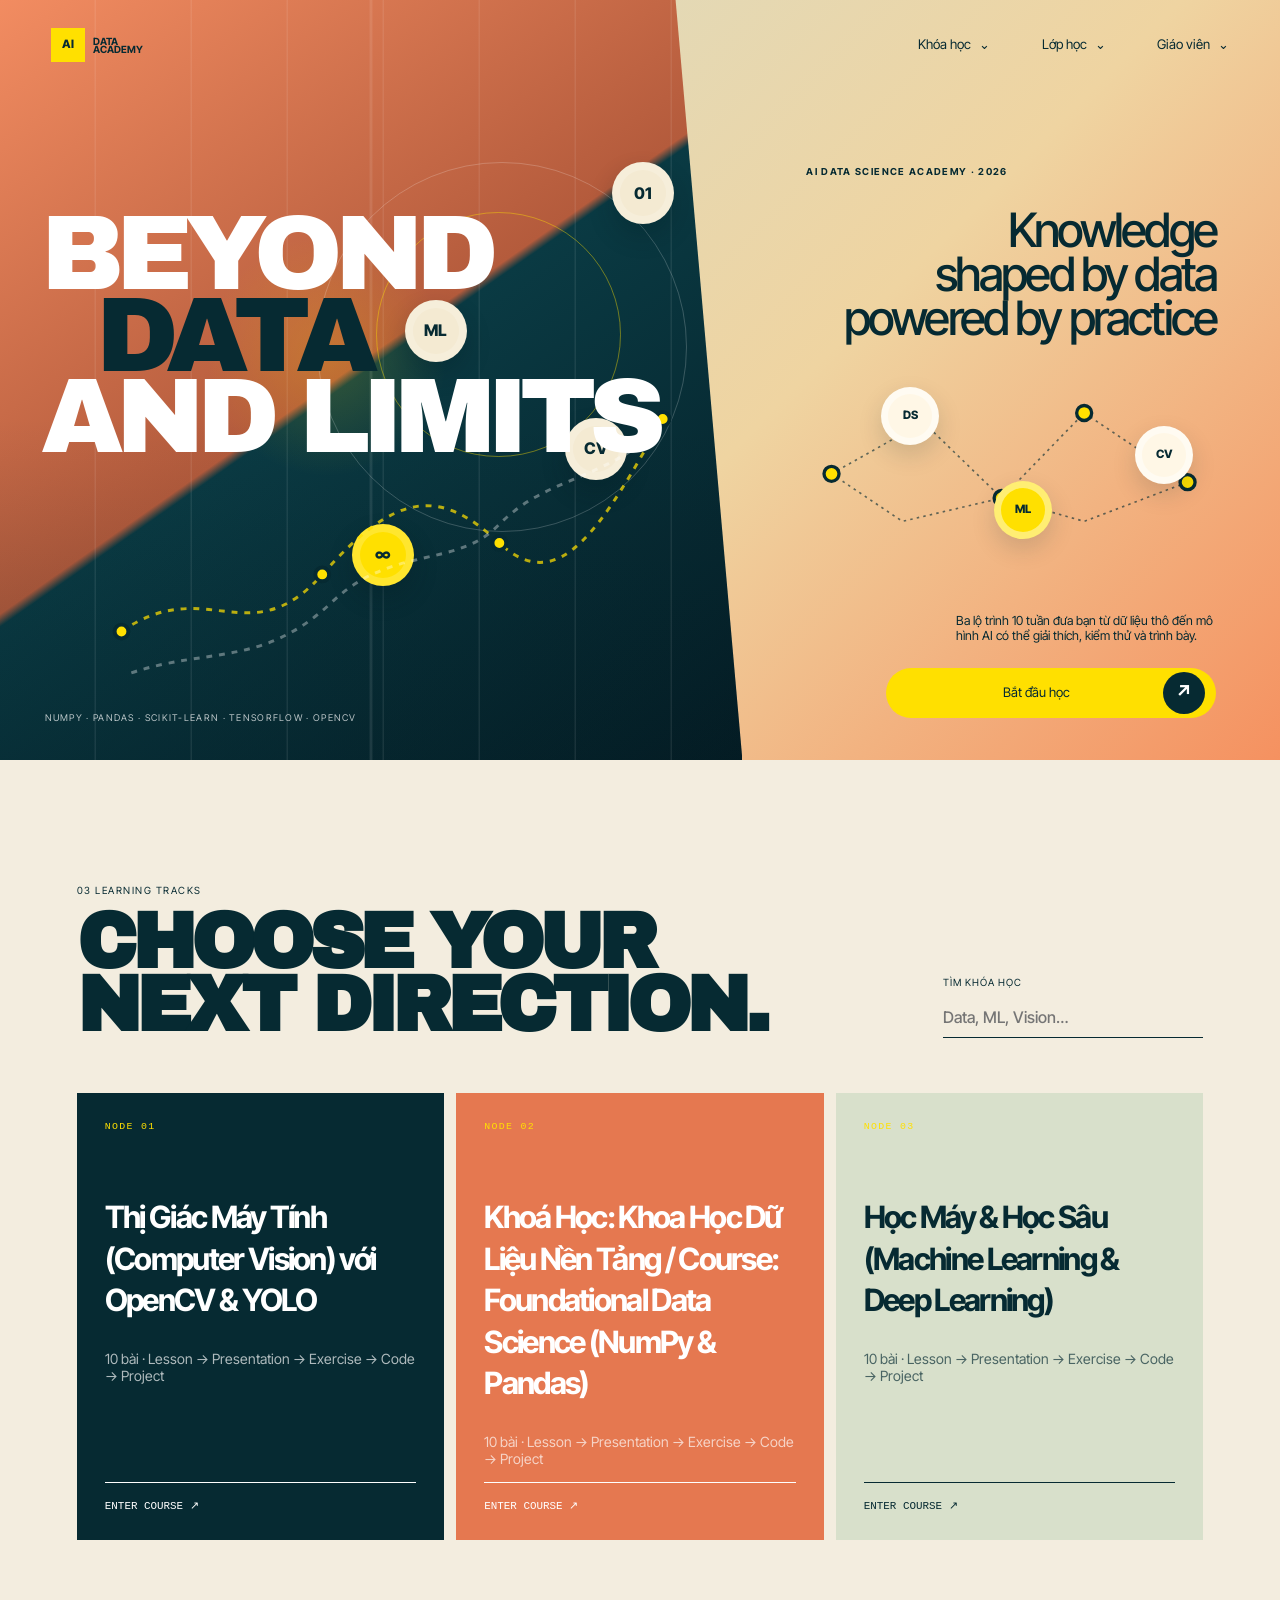
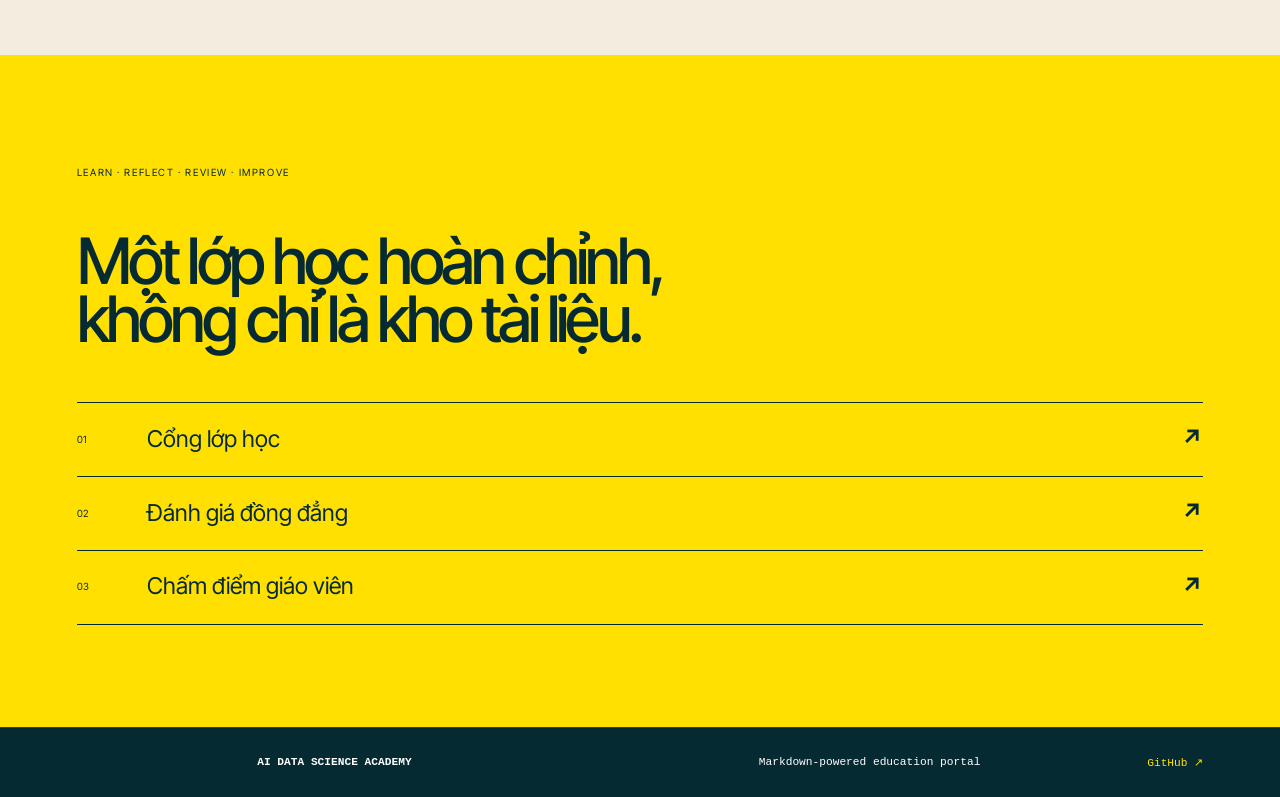
<file: docs/index.html>
<!doctype html>
<html lang="vi"><head><meta charset="utf-8"><meta name="viewport" content="width=device-width,initial-scale=1"><meta name="description" content="AI Data Science Academy — học Data Science, Machine Learning và Computer Vision"><meta name="theme-color" content="#f1d49d"><title>AI Data Science Academy</title><link rel="preconnect" href="https://fonts.googleapis.com"><link rel="preconnect" href="https://fonts.gstatic.com" crossorigin><link href="https://fonts.googleapis.com/css2?family=Archivo+Black&family=Inter+Tight:wght@400;500;600;700&display=swap" rel="stylesheet"><link rel="stylesheet" href="assets/site.css"><link rel="stylesheet" href="assets/landing.css"></head>
<body class="landing-v2">
<header class="editorial-nav"><a class="editorial-logo" href="./"><span>AI</span><b>DATA<br>ACADEMY</b></a><nav aria-label="Điều hướng chính"><a href="#courses">Khóa học <i>⌄</i></a><a href="tools/khao-sat/portal.html">Lớp học <i>⌄</i></a><a href="tools/khao-sat/admin.html">Giáo viên <i>⌄</i></a></nav></header>
<main>
<section class="editorial-hero">
  <div class="hero-visual"><div class="visual-grid" aria-hidden="true"></div><div class="data-stage" aria-hidden="true"><span class="data-orbit orbit-one"></span><span class="data-orbit orbit-two"></span><span class="data-node node-a">01</span><span class="data-node node-b">ML</span><span class="data-node node-c">CV</span><span class="data-node node-d">∞</span><svg viewBox="0 0 620 380"><path d="M34 280C120 220 164 305 238 222S356 132 418 190s106-20 166-126"/><path d="M44 322c78-26 134-6 204-72 61-58 126-34 169-78 45-46 93-43 153-88"/><circle cx="34" cy="280" r="7"/><circle cx="238" cy="222" r="7"/><circle cx="418" cy="190" r="7"/><circle cx="584" cy="64" r="7"/></svg></div><div class="hero-title"><span>BEYOND</span><span class="dark">DATA</span><span>AND LIMITS</span></div><p class="visual-caption">NUMPY · PANDAS · SCIKIT-LEARN · TENSORFLOW · OPENCV</p></div>
  <div class="hero-story"><p class="kicker">AI DATA SCIENCE ACADEMY · 2026</p><h1>Knowledge<br>shaped by data<br>powered by practice</h1><div class="network-map" aria-hidden="true"><svg viewBox="0 0 520 210"><path d="M45 118 155 56l94 91 99-102 124 83"/><path d="m45 118 85 57 119-28 99 28 124-47"/><circle cx="45" cy="118" r="9"/><circle cx="155" cy="56" r="9"/><circle cx="249" cy="147" r="9"/><circle cx="348" cy="45" r="9"/><circle cx="472" cy="128" r="9"/></svg><span class="map-chip chip-one">DS</span><span class="map-chip chip-two">ML</span><span class="map-chip chip-three">CV</span></div><div class="story-bottom"><p>Ba lộ trình 10 tuần đưa bạn từ dữ liệu thô đến mô hình AI có thể giải thích, kiểm thử và trình bày.</p><a class="editorial-cta" href="#courses"><span>Bắt đầu học</span><b>↗</b></a></div></div>
</section>
<section class="course-section" id="courses"><div class="course-heading"><div><p>03 LEARNING TRACKS</p><h2>Choose your<br>next direction.</h2></div><label class="editorial-search">Tìm khóa học <input id="search" type="search" placeholder="Data, ML, Vision…"></label></div><div id="course-grid" class="course-grid" aria-live="polite"><p>Đang tải danh mục…</p></div></section>
<section class="classroom-strip"><p>LEARN · REFLECT · REVIEW · IMPROVE</p><h2>Một lớp học hoàn chỉnh,<br>không chỉ là kho tài liệu.</h2><div class="classroom-links"><a href="tools/khao-sat/portal.html"><span>01</span> Cổng lớp học <b>↗</b></a><a href="tools/khao-sat/danh-gia.html"><span>02</span> Đánh giá đồng đẳng <b>↗</b></a><a href="tools/khao-sat/admin.html"><span>03</span> Chấm điểm giáo viên <b>↗</b></a></div></section>
</main><footer class="editorial-footer"><b>AI DATA SCIENCE ACADEMY</b><span>Markdown-powered education portal</span><a href="https://github.com/aerovfx/Ai_Data_Science">GitHub ↗</a></footer><script src="assets/site.js"></script></body></html>
</file>
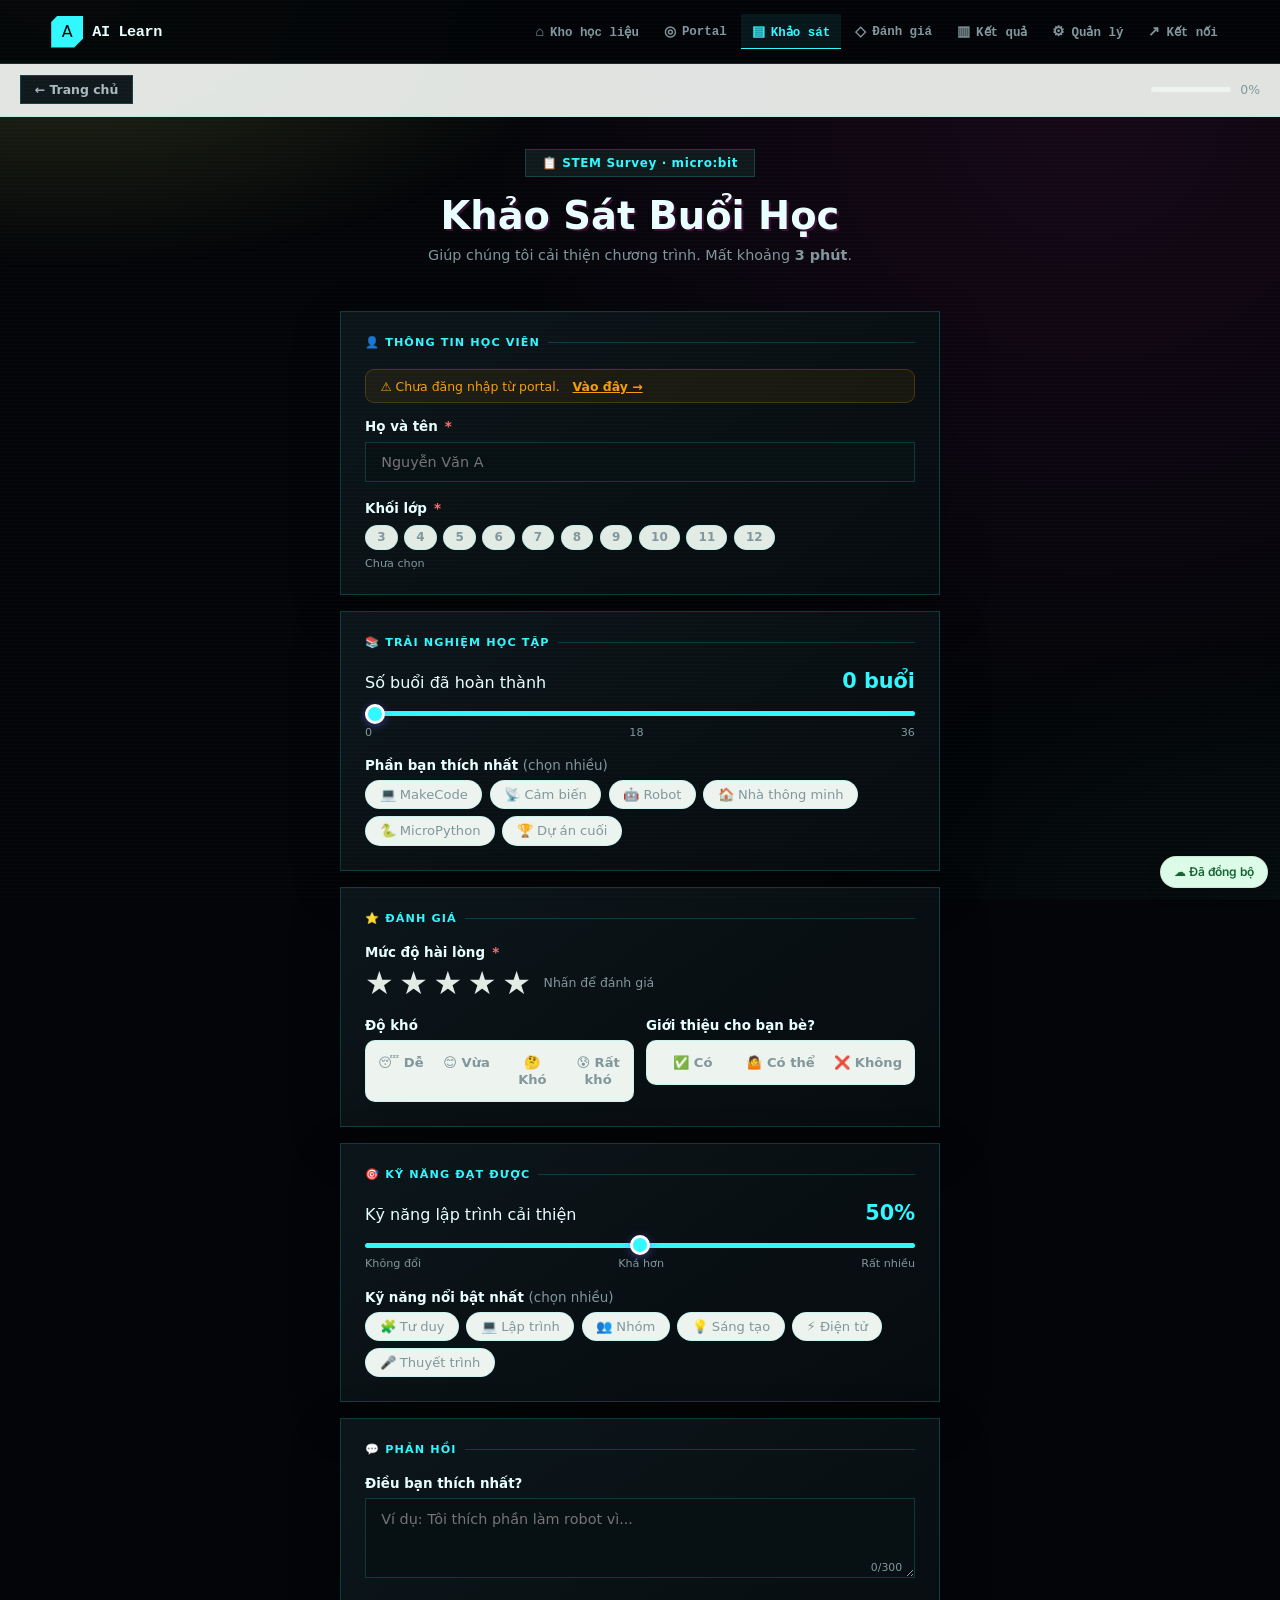
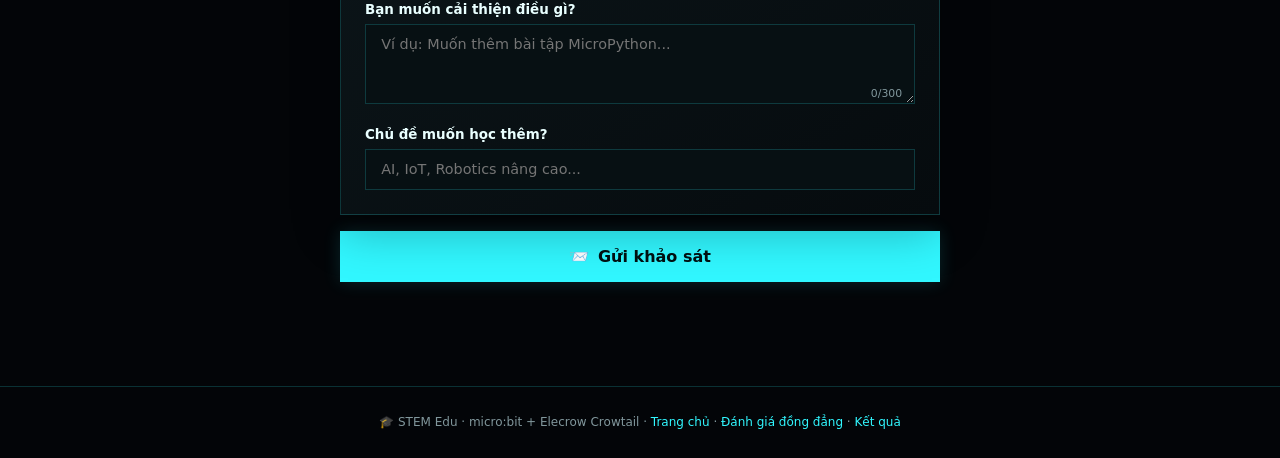
<file: docs/tools/khao-sat/index.html>
<!DOCTYPE html>
<html lang="vi">
<head>
  <meta charset="UTF-8"/>
  <meta name="viewport" content="width=device-width,initial-scale=1.0"/>
  <title>Khảo Sát STEM – micro:bit</title>
  <meta name="description" content="Khảo sát học sinh chương trình STEM micro:bit – Elecrow Crowtail Kit"/>
  <link href="https://fonts.googleapis.com/css2?family=Inter:wght@300;400;500;600;700;800&display=swap" rel="stylesheet"/>
  <style>
    *,*::before,*::after{box-sizing:border-box;margin:0;padding:0}
    :root{
      --p:#6c63ff;--pd:#4e46e5;--s:#06b6d4;--a:#f59e0b;--g:#10b981;
      --bg:#0f0e1a;--sf:#1a1830;--sf2:#22204a;--sf3:#2a2850;
      --bd:rgba(108,99,255,.22);--txt:#e8e6ff;--muted:#9b97c9;
      --rad:14px;--shad:0 8px 32px rgba(0,0,0,.45);
    }
    html{scroll-behavior:smooth}
    body{font-family:'Inter',sans-serif;background:var(--bg);color:var(--txt);min-height:100vh;overflow-x:hidden}
    body::before{content:'';position:fixed;inset:0;
      background:radial-gradient(ellipse 80% 60% at 10% 0%,rgba(108,99,255,.16) 0%,transparent 60%),
        radial-gradient(ellipse 60% 50% at 90% 100%,rgba(6,182,212,.13) 0%,transparent 60%);
      pointer-events:none;z-index:0}

    /* ── topbar ── */
    .topbar{
      position:sticky;top:0;z-index:50;
      background:rgba(15,14,26,.85);backdrop-filter:blur(16px);
      border-bottom:1px solid var(--bd);
      padding:.7rem 1.25rem;
      display:flex;align-items:center;justify-content:space-between;gap:1rem}
    .back-btn{display:inline-flex;align-items:center;gap:.4rem;
      background:var(--sf2);border:1px solid var(--bd);border-radius:8px;
      padding:.38rem .85rem;font-size:.78rem;font-weight:600;color:var(--muted);
      cursor:pointer;text-decoration:none;transition:all .2s}
    .back-btn:hover{border-color:var(--p);color:var(--txt)}
    .topbar-right{display:flex;align-items:center;gap:.5rem}
    .prog-mini{display:flex;align-items:center;gap:.55rem;font-size:.78rem;color:var(--muted)}
    .prog-mini-track{width:80px;height:5px;background:var(--sf2);border-radius:99px;overflow:hidden}
    .prog-mini-fill{height:100%;background:linear-gradient(90deg,var(--p),var(--s));
      border-radius:99px;transition:width .4s ease;width:0%}

    /* ── header ── */
    header{position:relative;z-index:5;padding:2rem 1.25rem 1.5rem;text-align:center}
    .badge{display:inline-flex;align-items:center;gap:.5rem;
      background:rgba(108,99,255,.15);border:1px solid var(--bd);border-radius:99px;
      padding:.38rem 1rem;font-size:.75rem;font-weight:700;color:var(--p);
      letter-spacing:.05em;margin-bottom:1rem}
    h1{font-size:clamp(1.6rem,4vw,2.4rem);font-weight:800;line-height:1.2;margin-bottom:.5rem;
      background:linear-gradient(135deg,#fff 0%,var(--p) 50%,var(--s) 100%);
      -webkit-background-clip:text;-webkit-text-fill-color:transparent}
    .subtitle{color:var(--muted);font-size:.9rem;max-width:480px;margin:0 auto}

    /* ── form layout ── */
    .form-wrap{position:relative;z-index:5;max-width:640px;margin:1.5rem auto;padding:0 1.25rem 5rem}

    /* ── card ── */
    .card{background:var(--sf);border:1px solid var(--bd);border-radius:var(--rad);
      padding:1.5rem;margin-bottom:1rem;box-shadow:var(--shad);
      transition:border-color .3s;animation:slideUp .45s ease both}
    .card:hover{border-color:rgba(108,99,255,.42)}
    .card:nth-child(2){animation-delay:.05s}.card:nth-child(3){animation-delay:.1s}
    .card:nth-child(4){animation-delay:.15s}.card:nth-child(5){animation-delay:.2s}

    /* ── section label ── */
    .section-label{display:flex;align-items:center;gap:.5rem;
      font-size:.7rem;font-weight:800;letter-spacing:.1em;text-transform:uppercase;
      color:var(--p);margin-bottom:1.25rem}
    .section-label::after{content:'';flex:1;height:1px;background:var(--bd)}

    /* ── field ── */
    .field{margin-bottom:1.2rem}
    .field:last-child{margin-bottom:0}
    .field>label{display:block;font-size:.84rem;font-weight:600;color:var(--txt);margin-bottom:.45rem}
    .req{color:#f87171;margin-left:.15rem}

    /* ── input / textarea ── */
    input[type=text],input[type=email],select,textarea{
      width:100%;background:var(--sf2);border:1.5px solid var(--bd);
      border-radius:10px;padding:.7rem .95rem;font-family:inherit;
      font-size:.9rem;color:var(--txt);outline:none;
      transition:border-color .25s,box-shadow .25s}
    input:focus,select:focus,textarea:focus{
      border-color:var(--p);box-shadow:0 0 0 3px rgba(108,99,255,.18)}
    textarea{resize:vertical;min-height:80px}
    select option{background:var(--sf)}

    /* ── GRADE COMPACT SELECT ── */
    .grade-select-wrap{position:relative}
    .grade-select-wrap select{
      appearance:none;padding-right:2.5rem;cursor:pointer;
      background-image:url("data:image/svg+xml,%3Csvg xmlns='http://www.w3.org/2000/svg' width='16' height='16' viewBox='0 0 24 24' fill='none' stroke='%239b97c9' stroke-width='2'%3E%3Cpath d='M6 9l6 6 6-6'/%3E%3C/svg%3E");
      background-repeat:no-repeat;background-position:right .75rem center;background-size:16px}
    .grade-badges{display:flex;flex-wrap:wrap;gap:.4rem;margin-top:.55rem}
    .grade-badge{display:inline-flex;align-items:center;gap:.3rem;
      background:var(--sf3);border:1px solid var(--bd);border-radius:99px;
      padding:.28rem .7rem;font-size:.75rem;font-weight:600;color:var(--muted);
      cursor:pointer;transition:all .18s;user-select:none}
    .grade-badge:hover{border-color:rgba(108,99,255,.5);color:var(--txt)}
    .grade-badge.active{background:var(--p);border-color:var(--p);color:#fff}
    /* hidden real input */
    #gradeInput{display:none}

    /* ── star rating ── */
    .star-row{display:flex;align-items:center;gap:.5rem;flex-wrap:wrap}
    .star-opt{display:none}
    .star-lbl{font-size:2rem;cursor:pointer;color:var(--sf3);
      transition:color .15s,transform .15s;line-height:1}
    .star-lbl:hover{transform:scale(1.18)}
    /* reverse trick */
    .star-group{display:flex;flex-direction:row-reverse;gap:.35rem;justify-content:flex-end}
    .star-opt:checked~.star-lbl,.star-group:hover .star-opt+.star-lbl:hover,
    .star-group:hover .star-opt+.star-lbl:hover~.star-lbl{color:#f59e0b}
    .star-opt:checked~.star-lbl{color:#f59e0b;filter:drop-shadow(0 0 5px rgba(245,158,11,.4))}
    .star-hint{font-size:.78rem;color:var(--muted);margin-left:.3rem;transition:opacity .2s}

    /* ── segment control (4 options) ── */
    .segment{display:flex;background:var(--sf2);border-radius:10px;
      padding:.25rem;gap:.25rem;border:1.5px solid var(--bd)}
    .seg-in{display:none}
    .seg-lbl{flex:1;text-align:center;padding:.55rem .4rem;border-radius:8px;
      cursor:pointer;font-size:.82rem;font-weight:600;color:var(--muted);
      transition:all .2s;line-height:1.3;user-select:none}
    .seg-lbl:hover{color:var(--txt)}
    .seg-in:checked+.seg-lbl{background:var(--p);color:#fff;
      box-shadow:0 2px 10px rgba(108,99,255,.35)}

    /* ── chip checkboxes ── */
    .chip-grid{display:flex;flex-wrap:wrap;gap:.45rem}
    .chip-cb{display:none}
    .chip-lb{display:inline-flex;align-items:center;gap:.3rem;
      background:var(--sf2);border:1.5px solid var(--bd);border-radius:99px;
      padding:.38rem .85rem;font-size:.82rem;font-weight:500;color:var(--muted);
      cursor:pointer;transition:all .2s;user-select:none}
    .chip-lb:hover{border-color:rgba(108,99,255,.5);color:var(--txt)}
    .chip-cb:checked+.chip-lb{background:rgba(108,99,255,.18);
      border-color:var(--p);color:#fff;font-weight:600}

    /* ── slider ── */
    .slider-header{display:flex;justify-content:space-between;align-items:baseline;margin-bottom:.5rem}
    .slider-val{font-size:1.3rem;font-weight:800;color:var(--p)}
    input[type=range]{-webkit-appearance:none;width:100%;height:5px;border-radius:99px;
      background:var(--sf2);outline:none;border:none;padding:0;cursor:pointer}
    input[type=range]::-webkit-slider-thumb{-webkit-appearance:none;
      width:20px;height:20px;border-radius:50%;background:var(--p);
      border:3px solid #fff;box-shadow:0 2px 8px rgba(108,99,255,.45);cursor:pointer}
    .slider-ticks{display:flex;justify-content:space-between;
      font-size:.7rem;color:var(--muted);margin-top:.35rem}

    /* ── quick-rate row (difficulty / recommend) ── */
    .qr-row{display:grid;grid-template-columns:1fr 1fr;gap:.75rem}
    @media(max-width:480px){.qr-row{grid-template-columns:1fr}}

    /* ── textarea with counter ── */
    .ta-wrap{position:relative}
    .ta-wrap textarea{padding-bottom:1.8rem}
    .ta-counter{position:absolute;bottom:.5rem;right:.8rem;
      font-size:.68rem;color:var(--muted);pointer-events:none}

    /* ── submit ── */
    .btn-submit{
      width:100%;padding:1rem;
      background:linear-gradient(135deg,var(--p),var(--pd));
      color:#fff;border:none;border-radius:var(--rad);
      font-family:inherit;font-size:1rem;font-weight:700;cursor:pointer;
      box-shadow:0 4px 20px rgba(108,99,255,.4);
      transition:transform .2s,box-shadow .2s;
      display:flex;align-items:center;justify-content:center;gap:.55rem}
    .btn-submit:hover{transform:translateY(-2px);box-shadow:0 8px 28px rgba(108,99,255,.55)}
    .btn-submit:active{transform:translateY(0)}

    /* ── success overlay ── */
    #success-overlay{display:none;position:fixed;inset:0;z-index:999;
      background:rgba(15,14,26,.92);backdrop-filter:blur(14px);
      align-items:center;justify-content:center}
    #success-overlay.show{display:flex}
    .success-box{background:var(--sf);border:1px solid rgba(16,185,129,.4);
      border-radius:20px;padding:2.5rem 2rem;max-width:420px;width:90%;
      text-align:center;animation:popIn .4s ease}
    .success-icon{font-size:3.5rem;margin-bottom:.8rem;animation:bounce 1.2s infinite}
    .success-box h2{font-size:1.4rem;font-weight:800;margin-bottom:.55rem;
      background:linear-gradient(135deg,var(--g),var(--s));
      -webkit-background-clip:text;-webkit-text-fill-color:transparent}
    .success-box p{color:var(--muted);font-size:.88rem;margin-bottom:1.3rem}
    .btn-view{display:inline-block;padding:.72rem 1.8rem;background:var(--g);
      color:#fff;border-radius:10px;border:none;font-family:inherit;
      font-size:.9rem;font-weight:700;cursor:pointer;text-decoration:none;transition:opacity .2s}
    .btn-view:hover{opacity:.85}

    /* ── result ── */
    #result-section{display:none;max-width:640px;margin:0 auto 5rem;padding:0 1.25rem}
    #result-section.show{display:block}
    .result-card{background:var(--sf);border:1px solid rgba(16,185,129,.25);
      border-radius:var(--rad);padding:1.8rem;animation:slideUp .5s ease}
    .result-header{display:flex;align-items:center;gap:.9rem;margin-bottom:1.3rem;
      padding-bottom:1rem;border-bottom:1px solid var(--bd)}
    .result-avatar{width:46px;height:46px;border-radius:12px;
      background:linear-gradient(135deg,var(--p),var(--s));
      display:flex;align-items:center;justify-content:center;font-size:1.4rem}
    .result-meta h3{font-size:1rem;font-weight:700}
    .result-meta p{font-size:.76rem;color:var(--muted);margin-top:.15rem}
    .result-grid{display:grid;grid-template-columns:repeat(auto-fill,minmax(140px,1fr));gap:.75rem}
    .result-item{background:var(--sf2);border-radius:10px;padding:.9rem}
    .result-item .rl{font-size:.7rem;color:var(--muted);margin-bottom:.25rem}
    .result-item .rv{font-size:.9rem;font-weight:700}
    .md-block{margin-top:1.3rem;background:#0d1117;border:1px solid #30363d;
      border-radius:10px;padding:1.1rem;font-family:'Courier New',monospace;
      font-size:.76rem;line-height:1.75;color:#c9d1d9;white-space:pre-wrap;
      overflow-x:auto;max-height:320px;overflow-y:auto}
    .copy-btn{display:inline-flex;align-items:center;gap:.35rem;
      padding:.4rem .85rem;background:var(--sf2);border:1px solid var(--bd);
      border-radius:8px;font-family:inherit;font-size:.76rem;font-weight:600;
      color:var(--muted);cursor:pointer;transition:all .2s;margin-bottom:.5rem}
    .copy-btn:hover{border-color:var(--p);color:var(--p)}

    /* ── animations ── */
    @keyframes slideUp{from{opacity:0;transform:translateY(18px)}to{opacity:1;transform:translateY(0)}}
    @keyframes popIn{from{opacity:0;transform:scale(.86)}to{opacity:1;transform:scale(1)}}
    @keyframes bounce{0%,100%{transform:translateY(0)}50%{transform:translateY(-7px)}}

    footer{text-align:center;padding:1.8rem 1rem;font-size:.75rem;color:var(--muted);
      border-top:1px solid var(--bd);position:relative;z-index:5}
    footer a{color:var(--p);text-decoration:none}
  </style>
  <link rel="stylesheet" href="theme.css?v=3"/>
</head>
<body>

<!-- SUCCESS OVERLAY -->
<div id="success-overlay">
  <div class="success-box">
    <div class="success-icon">🎉</div>
    <h2>Gửi thành công!</h2>
    <p>Cảm ơn bạn đã tham gia khảo sát. Phản hồi của bạn rất có giá trị!</p>
    <button class="btn-view" onclick="showResult()">Xem kết quả của bạn ↓</button>
  </div>
</div>

<!-- TOPBAR -->
<div class="topbar">
  <a class="back-btn" href="portal.html">← Trang chủ</a>
  <div class="topbar-right">
    <div class="prog-mini">
      <div class="prog-mini-track"><div class="prog-mini-fill" id="progMiniFill"></div></div>
      <span id="progMiniPct">0%</span>
    </div>
  </div>
</div>

<!-- HEADER -->
<header>
  <div class="badge">📋 STEM Survey · micro:bit</div>
  <h1>Khảo Sát Buổi Học</h1>
  <p class="subtitle">Giúp chúng tôi cải thiện chương trình. Mất khoảng <strong>3 phút</strong>.</p>
</header>

<!-- FORM -->
<div class="form-wrap">
<form id="surveyForm" novalidate>

  <!-- ══ SECTION 1: Học viên ══ -->
  <div class="card" id="identityCard">
    <div class="section-label">👤 Thông tin học viên</div>

    <!-- Banner tự động khi vào từ portal -->
    <div id="identityBanner" style="display:none">
      <div style="display:flex;align-items:center;gap:.9rem;
        background:rgba(108,99,255,.1);border:1.5px solid rgba(108,99,255,.32);
        border-radius:12px;padding:.9rem 1.1rem">
        <div id="idAvatar" style="font-size:2rem;flex-shrink:0">🧑</div>
        <div style="flex:1;min-width:0">
          <div style="font-size:1rem;font-weight:700;white-space:nowrap;overflow:hidden;text-overflow:ellipsis" id="idName">—</div>
          <div style="font-size:.75rem;color:var(--muted);margin-top:.15rem;white-space:nowrap;overflow:hidden;text-overflow:ellipsis" id="idMeta">—</div>
        </div>
        <a href="portal.html" style="flex-shrink:0;font-size:.72rem;color:var(--muted);
          text-decoration:none;border:1px solid var(--bd);border-radius:7px;
          padding:.3rem .65rem;white-space:nowrap;transition:color .2s"
          onmouseover="this.style.color='#e8e6ff'" onmouseout="this.style.color=''">
          ← Đổi
        </a>
      </div>
      <!-- hidden fields -->
      <input type="hidden" id="name" name="name"/>
      <input type="hidden" id="school" name="school"/>
      <input type="hidden" id="gradeHidden" name="grade"/>
    </div>

    <!-- Form nhập thủ công (fallback) -->
    <div id="identityManual">
      <div style="display:flex;align-items:center;gap:.5rem;
        background:rgba(245,158,11,.07);border:1px solid rgba(245,158,11,.22);
        border-radius:9px;padding:.55rem .9rem;margin-bottom:1rem;
        font-size:.78rem;color:#f59e0b">
        ⚠️ Chưa đăng nhập từ portal.
        <a href="portal.html" style="color:#f59e0b;font-weight:700;margin-left:.3rem">Vào đây →</a>
      </div>

      <div class="field">
        <label for="nameInput">Họ và tên <span class="req">*</span></label>
        <input type="text" id="nameInput" name="name" placeholder="Nguyễn Văn A" required autocomplete="name"/>
      </div>

      <!-- Khối lớp — compact: badge + select fallback -->
      <div class="field">
        <label>Khối lớp <span class="req">*</span></label>
        <!-- Quick-pick badges cho cấp phổ biến -->
        <div class="grade-badges" id="gradeBadges">
          <span class="grade-badge" data-val="Lớp 3">3</span>
          <span class="grade-badge" data-val="Lớp 4">4</span>
          <span class="grade-badge" data-val="Lớp 5">5</span>
          <span class="grade-badge" data-val="Lớp 6">6</span>
          <span class="grade-badge" data-val="Lớp 7">7</span>
          <span class="grade-badge" data-val="Lớp 8">8</span>
          <span class="grade-badge" data-val="Lớp 9">9</span>
          <span class="grade-badge" data-val="Lớp 10">10</span>
          <span class="grade-badge" data-val="Lớp 11">11</span>
          <span class="grade-badge" data-val="Lớp 12">12</span>
        </div>
        <input type="hidden" id="gradeInput" name="grade" required/>
        <p style="font-size:.7rem;color:var(--muted);margin-top:.45rem" id="gradeLabel">Chưa chọn</p>
      </div>
    </div>
  </div>

  <!-- ══ SECTION 2: Trải nghiệm ══ -->
  <div class="card">
    <div class="section-label">📚 Trải nghiệm học tập</div>

    <!-- Slider buổi học -->
    <div class="field">
      <div class="slider-header">
        <label>Số buổi đã hoàn thành</label>
        <span class="slider-val" id="sessionVal">0</span>
      </div>
      <input type="range" id="sessions" name="sessions" min="0" max="36" value="0"
        oninput="syncSlider(this,'sessionVal',v=>v+' buổi',' buổi')"/>
      <div class="slider-ticks"><span>0</span><span>18</span><span>36</span></div>
    </div>

    <!-- Phần thích nhất — chip -->
    <div class="field">
      <label>Phần bạn thích nhất <span style="color:var(--muted);font-weight:400">(chọn nhiều)</span></label>
      <div class="chip-grid">
        <input class="chip-cb" type="checkbox" id="fav1" name="fav" value="Lập trình MakeCode"/><label class="chip-lb" for="fav1">💻 MakeCode</label>
        <input class="chip-cb" type="checkbox" id="fav2" name="fav" value="Cảm biến"/><label class="chip-lb" for="fav2">📡 Cảm biến</label>
        <input class="chip-cb" type="checkbox" id="fav3" name="fav" value="Robot & Servo"/><label class="chip-lb" for="fav3">🤖 Robot</label>
        <input class="chip-cb" type="checkbox" id="fav4" name="fav" value="Nhà thông minh"/><label class="chip-lb" for="fav4">🏠 Nhà thông minh</label>
        <input class="chip-cb" type="checkbox" id="fav5" name="fav" value="MicroPython"/><label class="chip-lb" for="fav5">🐍 MicroPython</label>
        <input class="chip-cb" type="checkbox" id="fav6" name="fav" value="Dự án cuối khóa"/><label class="chip-lb" for="fav6">🏆 Dự án cuối</label>
      </div>
    </div>
  </div>

  <!-- ══ SECTION 3: Đánh giá ══ -->
  <div class="card">
    <div class="section-label">⭐ Đánh giá</div>

    <!-- Star rating -->
    <div class="field">
      <label>Mức độ hài lòng <span class="req">*</span></label>
      <div style="display:flex;align-items:center;gap:.5rem;flex-wrap:wrap">
        <div class="star-group">
          <input class="star-opt" type="radio" name="overall" id="s5" value="5" required/><label class="star-lbl" for="s5" title="Xuất sắc">★</label>
          <input class="star-opt" type="radio" name="overall" id="s4" value="4"/><label class="star-lbl" for="s4" title="Tốt">★</label>
          <input class="star-opt" type="radio" name="overall" id="s3" value="3"/><label class="star-lbl" for="s3" title="Trung bình">★</label>
          <input class="star-opt" type="radio" name="overall" id="s2" value="2"/><label class="star-lbl" for="s2" title="Kém">★</label>
          <input class="star-opt" type="radio" name="overall" id="s1" value="1"/><label class="star-lbl" for="s1" title="Rất kém">★</label>
        </div>
        <span class="star-hint" id="starHint">Nhấn để đánh giá</span>
      </div>
    </div>

    <!-- 2-col: Độ khó + Giới thiệu -->
    <div class="qr-row">
      <div class="field" style="margin-bottom:0">
        <label>Độ khó</label>
        <div class="segment">
          <input class="seg-in" type="radio" name="difficulty" id="d1" value="Quá dễ"/><label class="seg-lbl" for="d1">😴 Dễ</label>
          <input class="seg-in" type="radio" name="difficulty" id="d2" value="Vừa phải"/><label class="seg-lbl" for="d2">😊 Vừa</label>
          <input class="seg-in" type="radio" name="difficulty" id="d3" value="Hơi khó"/><label class="seg-lbl" for="d3">🤔 Khó</label>
          <input class="seg-in" type="radio" name="difficulty" id="d4" value="Quá khó"/><label class="seg-lbl" for="d4">😰 Rất khó</label>
        </div>
      </div>
      <div class="field" style="margin-bottom:0">
        <label>Giới thiệu cho bạn bè?</label>
        <div class="segment">
          <input class="seg-in" type="radio" name="recommend" id="r1" value="Chắc chắn"/><label class="seg-lbl" for="r1">✅ Có</label>
          <input class="seg-in" type="radio" name="recommend" id="r2" value="Có thể"/><label class="seg-lbl" for="r2">🤷 Có thể</label>
          <input class="seg-in" type="radio" name="recommend" id="r3" value="Không"/><label class="seg-lbl" for="r3">❌ Không</label>
        </div>
      </div>
    </div>
  </div>

  <!-- ══ SECTION 4: Kỹ năng ══ -->
  <div class="card">
    <div class="section-label">🎯 Kỹ năng đạt được</div>

    <div class="field">
      <div class="slider-header">
        <label>Kỹ năng lập trình cải thiện</label>
        <span class="slider-val" id="skillVal">50%</span>
      </div>
      <input type="range" id="skill" name="skill" min="0" max="100" value="50"
        oninput="syncSlider(this,'skillVal',v=>v+'%','%')"/>
      <div class="slider-ticks"><span>Không đổi</span><span>Khá hơn</span><span>Rất nhiều</span></div>
    </div>

    <div class="field">
      <label>Kỹ năng nổi bật nhất <span style="color:var(--muted);font-weight:400">(chọn nhiều)</span></label>
      <div class="chip-grid">
        <input class="chip-cb" type="checkbox" id="sk1" name="skill_gained" value="Tư duy giải quyết vấn đề"/><label class="chip-lb" for="sk1">🧩 Tư duy</label>
        <input class="chip-cb" type="checkbox" id="sk2" name="skill_gained" value="Lập trình"/><label class="chip-lb" for="sk2">💻 Lập trình</label>
        <input class="chip-cb" type="checkbox" id="sk3" name="skill_gained" value="Làm việc nhóm"/><label class="chip-lb" for="sk3">👥 Nhóm</label>
        <input class="chip-cb" type="checkbox" id="sk4" name="skill_gained" value="Sáng tạo"/><label class="chip-lb" for="sk4">💡 Sáng tạo</label>
        <input class="chip-cb" type="checkbox" id="sk5" name="skill_gained" value="Điện tử cơ bản"/><label class="chip-lb" for="sk5">⚡ Điện tử</label>
        <input class="chip-cb" type="checkbox" id="sk6" name="skill_gained" value="Thuyết trình"/><label class="chip-lb" for="sk6">🎤 Thuyết trình</label>
      </div>
    </div>
  </div>

  <!-- ══ SECTION 5: Phản hồi ══ -->
  <div class="card">
    <div class="section-label">💬 Phản hồi</div>

    <div class="field">
      <label for="best">Điều bạn thích nhất?</label>
      <div class="ta-wrap">
        <textarea id="best" name="best" maxlength="300"
          placeholder="Ví dụ: Tôi thích phần làm robot vì..."
          oninput="countChars(this,'cnt1')"></textarea>
        <span class="ta-counter" id="cnt1">0/300</span>
      </div>
    </div>

    <div class="field">
      <label for="improve">Bạn muốn cải thiện điều gì?</label>
      <div class="ta-wrap">
        <textarea id="improve" name="improve" maxlength="300"
          placeholder="Ví dụ: Muốn thêm bài tập MicroPython..."
          oninput="countChars(this,'cnt2')"></textarea>
        <span class="ta-counter" id="cnt2">0/300</span>
      </div>
    </div>

    <div class="field">
      <label for="topic">Chủ đề muốn học thêm?</label>
      <input type="text" id="topic" name="topic" placeholder="AI, IoT, Robotics nâng cao..."/>
    </div>
  </div>

  <!-- SUBMIT -->
  <button type="submit" class="btn-submit" id="submitBtn">
    <span>📨</span> Gửi khảo sát
  </button>

</form>
</div><!-- /form-wrap -->

<!-- RESULT -->
<div id="result-section">
  <div class="result-card">
    <div class="result-header">
      <div class="result-avatar">📊</div>
      <div class="result-meta">
        <h3>Kết quả của bạn</h3>
        <p id="result-time">—</p>
      </div>
    </div>
    <div class="result-grid" id="result-grid"></div>
    <div style="margin-top:1.2rem">
      <button class="copy-btn" onclick="copyMd()">📋 Copy Markdown</button>
      <pre class="md-block" id="md-output"></pre>
    </div>
  </div>
</div>

<footer>
  🎓 STEM Edu · micro:bit + Elecrow Crowtail ·
  <a href="portal.html">Trang chủ</a> ·
  <a href="danh-gia.html">Đánh giá đồng đẳng</a> ·
  <a href="ket-qua.html">Kết quả</a>
</footer>

<script src="js/cloud.js"></script>
<script>
/* ── GRADE BADGE PICKER ── */
document.querySelectorAll('.grade-badge').forEach(badge=>{
  badge.addEventListener('click',()=>{
    document.querySelectorAll('.grade-badge').forEach(b=>b.classList.remove('active'));
    badge.classList.add('active');
    const val = badge.dataset.val;
    document.getElementById('gradeInput').value = val;
    document.getElementById('gradeLabel').textContent = `✓ Đã chọn: ${val}`;
    document.getElementById('gradeLabel').style.color = 'var(--g)';
    updateProgress();
  });
});

/* ── SLIDER SYNC ── */
function syncSlider(el, valId, fmt, unit){
  const pct = (el.value - el.min)/(el.max - el.min)*100;
  el.style.background = `linear-gradient(90deg,var(--p) ${pct}%,var(--sf2) ${pct}%)`;
  document.getElementById(valId).textContent = fmt(+el.value);
}
// init slider fills
document.querySelectorAll('input[type=range]').forEach(el=>syncSlider(el, el.id==='sessions'?'sessionVal':'skillVal', el.id==='sessions'?v=>v+' buổi':v=>v+'%'));

/* ── CHAR COUNTER ── */
function countChars(ta, counterId){
  document.getElementById(counterId).textContent = `${ta.value.length}/${ta.maxLength}`;
}

/* ── STAR HINTS ── */
const starLabels = {1:'Rất kém 😞',2:'Kém 😐',3:'Trung bình 🙂',4:'Tốt 😊',5:'Xuất sắc 🤩'};
document.querySelectorAll('.star-opt').forEach(input=>{
  input.addEventListener('change',()=>{
    document.getElementById('starHint').textContent = starLabels[input.value]||'';
    updateProgress();
  });
});

/* ── PROGRESS ── */
const REQUIRED = ['name','grade','overall'];
function updateProgress(){
  const form = document.getElementById('surveyForm');
  let filled = 0;
  REQUIRED.forEach(n=>{
    // grade may be in hidden #gradeInput or hidden #gradeHidden
    const special = n==='grade';
    if(special){
      const gi = document.getElementById('gradeInput');
      const gh = document.getElementById('gradeHidden');
      if((gi&&gi.value)||(gh&&gh.value)) filled++;
      return;
    }
    const els = form.querySelectorAll(`[name="${n}"]`);
    if([...els].some(e=>e.value.trim()&&(e.type!=='radio'||e.checked))) filled++;
  });
  const pct = Math.round(filled/REQUIRED.length*100);
  document.getElementById('progMiniFill').style.width = pct+'%';
  document.getElementById('progMiniPct').textContent = pct+'%';
}
document.getElementById('surveyForm').addEventListener('input', updateProgress);

/* ── FORM SUBMIT ── */
document.getElementById('surveyForm').addEventListener('submit',e=>{
  e.preventDefault();
  const fd = new FormData(e.target);
  const data = {};
  for(const [k,v] of fd.entries()){
    data[k] = data[k] ? [].concat(data[k],v) : v;
  }
  window._survey = data;
  window._surveyTime = new Date().toLocaleString('vi-VN');
  const context = JSON.parse(sessionStorage.getItem('stem_user') || 'null');
  const surveys = JSON.parse(localStorage.getItem('stem_surveys') || '[]');
  const record = {
    id: `survey_${Date.now()}`,
    studentId: context?.student?.id || '',
    studentName: context?.student?.name || data.name || '',
    classId: context?.class?.id || data.grade || '',
    sessionId: context?.session?.id || Number(data.sessions) || 0,
    sessionTitle: context?.session?.title || '',
    courseId: context?.course?.id || 'stem-microbit',
    courseTitle: context?.course?.title || '',
    submittedAt: new Date().toISOString(),
    answers: data
  };
  surveys.push(record);
  localStorage.setItem('stem_surveys', JSON.stringify(surveys));

  /* ── đồng bộ lên Google Sheets (nếu đã kết nối) ── */
  if(window.STEMCloud){
    const kh = (context && context.course) || null;
    STEMCloud.push('survey', Object.assign({}, data, {
      id: record.id,
      courseId: kh ? kh.id : 'stem-microbit',
      courseTitle: kh ? kh.title : '',
      studentId: record.studentId,
      studentName: record.studentName,
      classId: record.classId,
      sessionId: record.sessionId,
      sessionTitle: record.sessionTitle,
      submittedAt: record.submittedAt
    }), { uid: record.id });
  }

  document.getElementById('success-overlay').classList.add('show');
});

/* ── SHOW RESULT ── */
function showResult(){
  document.getElementById('success-overlay').classList.remove('show');
  const rs = document.getElementById('result-section');
  rs.classList.add('show');
  rs.scrollIntoView({behavior:'smooth',block:'start'});

  const d = window._survey, t = window._surveyTime;
  document.getElementById('result-time').textContent = '📅 '+t;

  const stars = '★'.repeat(+(d.overall||0))+'☆'.repeat(5-(+(d.overall||0)));
  const favArr = [].concat(d.fav||[]);
  const skillArr = [].concat(d.skill_gained||[]);

  const items=[
    {l:'👤 Họ tên',v:d.name||'—'},{l:'📚 Lớp',v:d.grade||'—'},
    {l:'📅 Buổi học',v:(d.sessions||0)+'/36'},{l:'⭐ Đánh giá',v:stars},
    {l:'🎯 Độ khó',v:d.difficulty||'—'},{l:'📣 Giới thiệu',v:d.recommend||'—'},
    {l:'📈 Cải thiện',v:(d.skill||50)+'%'},{l:'💡 Kỹ năng',v:skillArr.join(', ')||'—'},
  ];
  document.getElementById('result-grid').innerHTML =
    items.map(i=>`<div class="result-item"><div class="rl">${i.l}</div><div class="rv">${i.v}</div></div>`).join('');

  const md=[
    `# 📋 Khảo Sát STEM – Kết Quả`,
    ``,`**Họ tên:** ${d.name||'—'}  `,`**Lớp:** ${d.grade||'—'}  `,
    `**Thời gian:** ${t}  `,``,
    `## 📚 Trải nghiệm`,
    `- Buổi học: ${d.sessions||0}/36`,
    `- Phần thích nhất: ${favArr.join(', ')||'—'}`,``,
    `## ⭐ Đánh giá`,
    `- Tổng thể: ${stars} (${d.overall||0}/5)`,
    `- Độ khó: ${d.difficulty||'—'}`,
    `- Giới thiệu: ${d.recommend||'—'}`,``,
    `## 🎯 Kỹ năng`,
    `- Cải thiện: ${d.skill||50}%`,
    `- Kỹ năng nổi bật: ${skillArr.join(', ')||'—'}`,``,
    `## 💬 Phản hồi`,
    `> **Thích nhất:** ${d.best||'—'}`,
    `> **Cần cải thiện:** ${d.improve||'—'}`,
    `> **Muốn học thêm:** ${d.topic||'—'}`,``,
    `---`,`*Tạo tự động · STEM Portal · ${t}*`,
  ].join('\n');
  document.getElementById('md-output').textContent = md;
  window._mdContent = md;
}

function copyMd(){
  navigator.clipboard.writeText(window._mdContent||'').then(()=>{
    const btn = document.querySelector('.copy-btn');
    btn.textContent='✅ Đã sao chép!';
    setTimeout(()=>btn.innerHTML='📋 Copy Markdown',2000);
  });
}

/* ── AUTO-FILL từ sessionStorage ── chạy SAU khi DOM & hàm sẵn sàng ── */
window.addEventListener('load',()=>{
  const raw = sessionStorage.getItem('stem_user');
  if(!raw) return;
  try{
    const ctx = JSON.parse(raw);
    const {student, class:cls, session} = ctx;
    if(!student) return;

    // Hiện banner, ẩn manual
    document.getElementById('identityBanner').style.display='block';
    document.getElementById('identityManual').style.display='none';

    // Điền banner
    document.getElementById('idAvatar').textContent = student.avatar||'🧑';
    document.getElementById('idName').textContent   = student.name;
    document.getElementById('idMeta').textContent   =
      `${cls?.name||''} · ${cls?.teacher||''} · 📅 Buổi ${session?.id||''}: ${session?.title||''}`;

    // Hidden fields
    document.getElementById('name').value        = student.name;
    document.getElementById('school').value      = cls?.name||'';
    document.getElementById('gradeHidden').value = cls?.name||'';

    // Slider buổi học
    if(session?.id){
      const sl=document.getElementById('sessions');
      if(sl){ sl.value=Math.min(session.id,36); syncSlider(sl,'sessionVal',v=>v+' buổi'); }
    }

    updateProgress();
  } catch(e){ console.warn('autoFill:',e); }
});
</script>
<script src="js/navigation.js"></script>
</body>
</html>
</file>
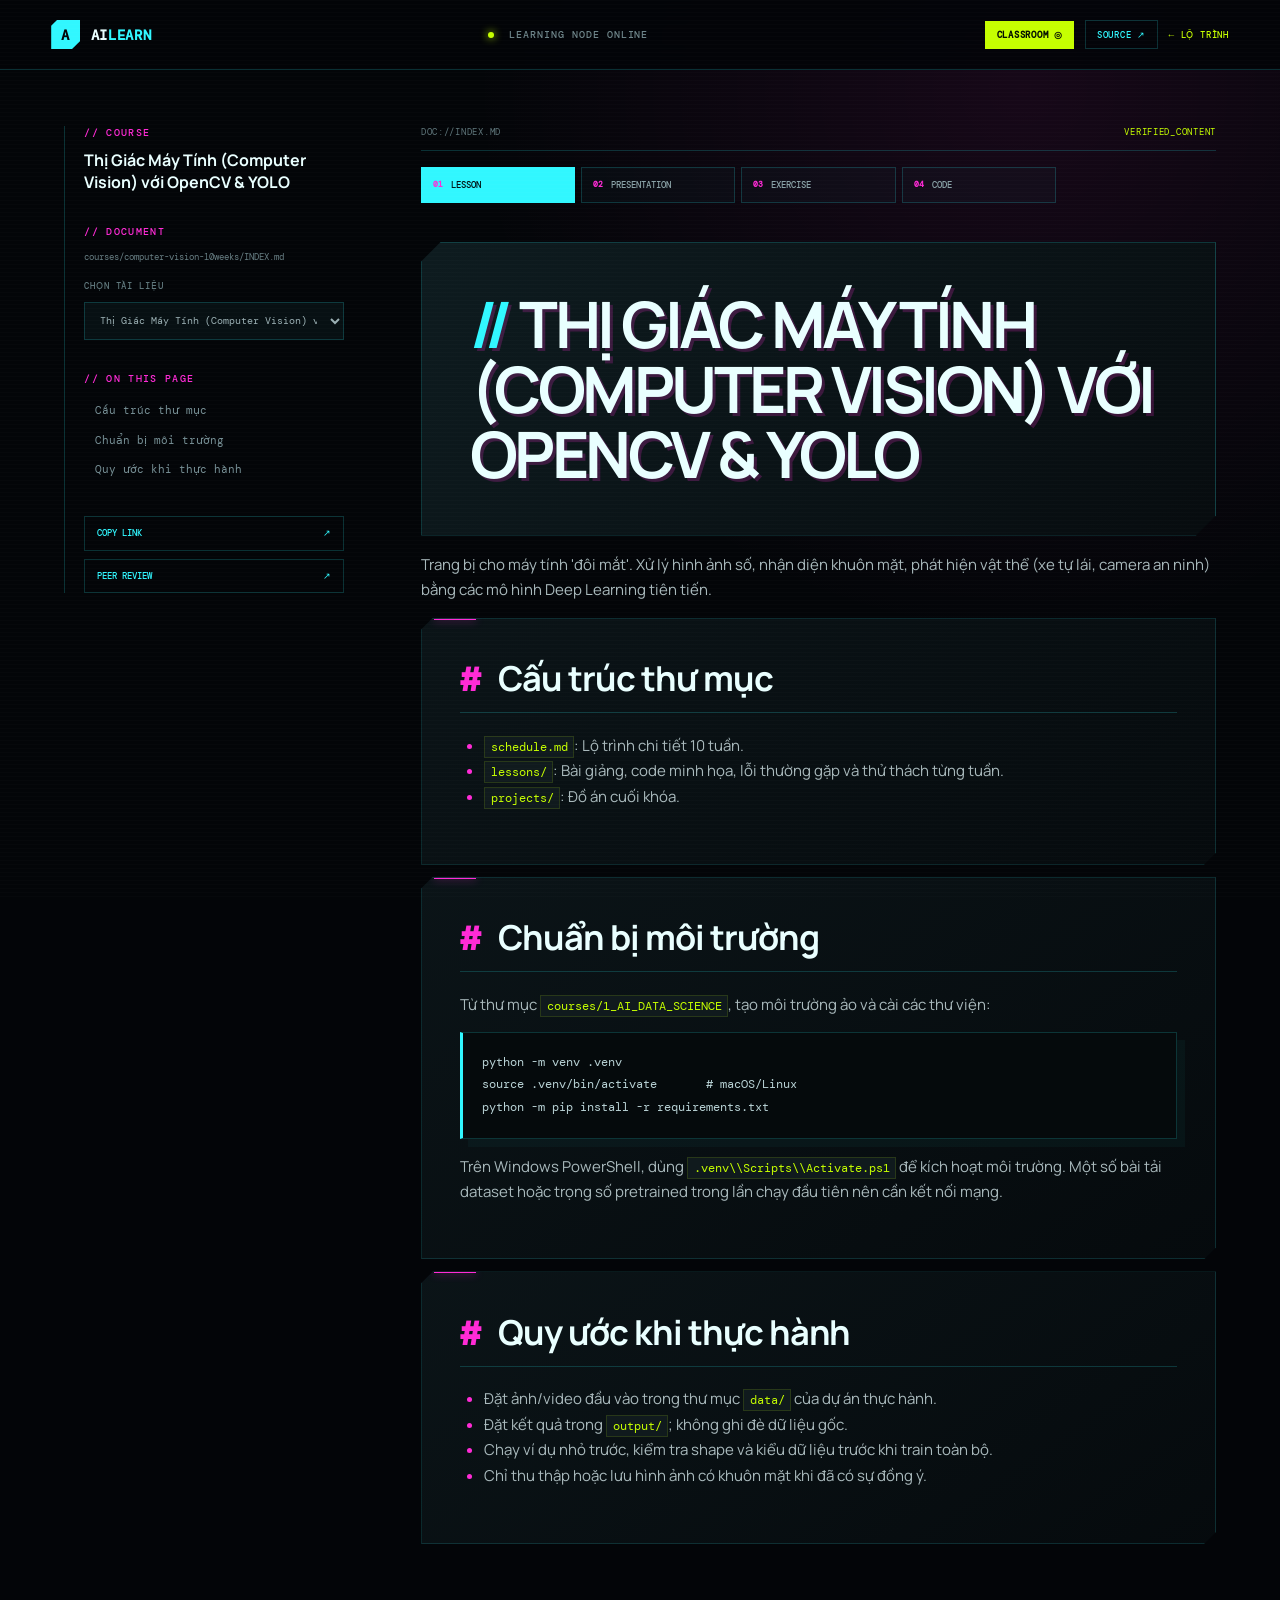
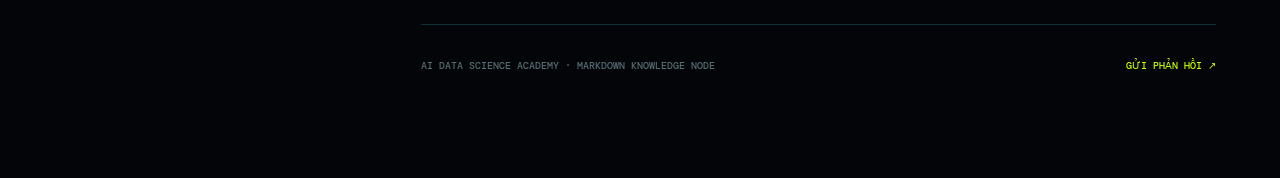
<file: docs/course.html>
<!doctype html>
<html lang="vi">
<head>
  <meta charset="utf-8">
  <meta name="viewport" content="width=device-width,initial-scale=1">
  <meta name="theme-color" content="#030508">
  <title>Khóa học — AI Data Science Academy</title>
  <link rel="preconnect" href="https://fonts.googleapis.com">
  <link rel="preconnect" href="https://fonts.gstatic.com" crossorigin>
  <link href="https://fonts.googleapis.com/css2?family=DM+Mono:wght@400;500&family=Manrope:wght@400;500;600;700;800&display=swap" rel="stylesheet">
  <link rel="stylesheet" href="assets/site.css">
</head>
<body class="reader-page">
  <div class="reading-progress" id="reading-progress"></div>
  <header class="course-header">
    <a class="cyber-brand" href="./#courses"><span class="brand-mark">A</span><strong>AI<span>LEARN</span></strong></a>
    <div class="system-state"><i></i> LEARNING NODE ONLINE</div>
    <div class="header-actions">
      <a class="classroom-link" href="tools/khao-sat/portal.html">CLASSROOM <span>◎</span></a>
      <a class="source-link" href="https://github.com/aerovfx/Ai_Data_Science" target="_blank" rel="noreferrer">SOURCE <span>↗</span></a>
      <a class="back-link" href="./#courses">← LỘ TRÌNH</a>
    </div>
  </header>
  <div class="course-shell">
    <aside class="course-sidebar">
      <p class="label">// COURSE</p>
      <h2 id="course-title">Đang tải…</h2>
      <p class="label">// DOCUMENT</p>
      <p class="file-name" id="file-name">Đang tải…</p>
      <label class="doc-select-label" for="doc-select">CHỌN TÀI LIỆU</label>
      <select id="doc-select" class="doc-select"></select>
      <nav id="toc" aria-label="Mục lục bài học"><p class="label">// ON THIS PAGE</p></nav>
      <div class="sidebar-actions">
        <button id="copy-link" type="button">COPY LINK <span>↗</span></button>
        <a href="tools/khao-sat/danh-gia.html">PEER REVIEW <span>↗</span></a>
      </div>
    </aside>
    <main class="course-main">
      <div class="doc-status"><span id="doc-code">DOC://LOADING</span><span>VERIFIED_CONTENT</span></div>
      <nav class="resource-nav" id="resource-nav" aria-label="Nội dung khóa học"></nav>
      <article class="markdown-body" id="markdown"><p>Đang tải nội dung…</p></article>
      <footer class="course-footer"><p>AI DATA SCIENCE ACADEMY · MARKDOWN KNOWLEDGE NODE</p><a href="tools/khao-sat/portal.html">GỬI PHẢN HỒI ↗</a></footer>
    </main>
  </div>
  <script src="assets/site.js"></script>
</body>
</html>
</file>
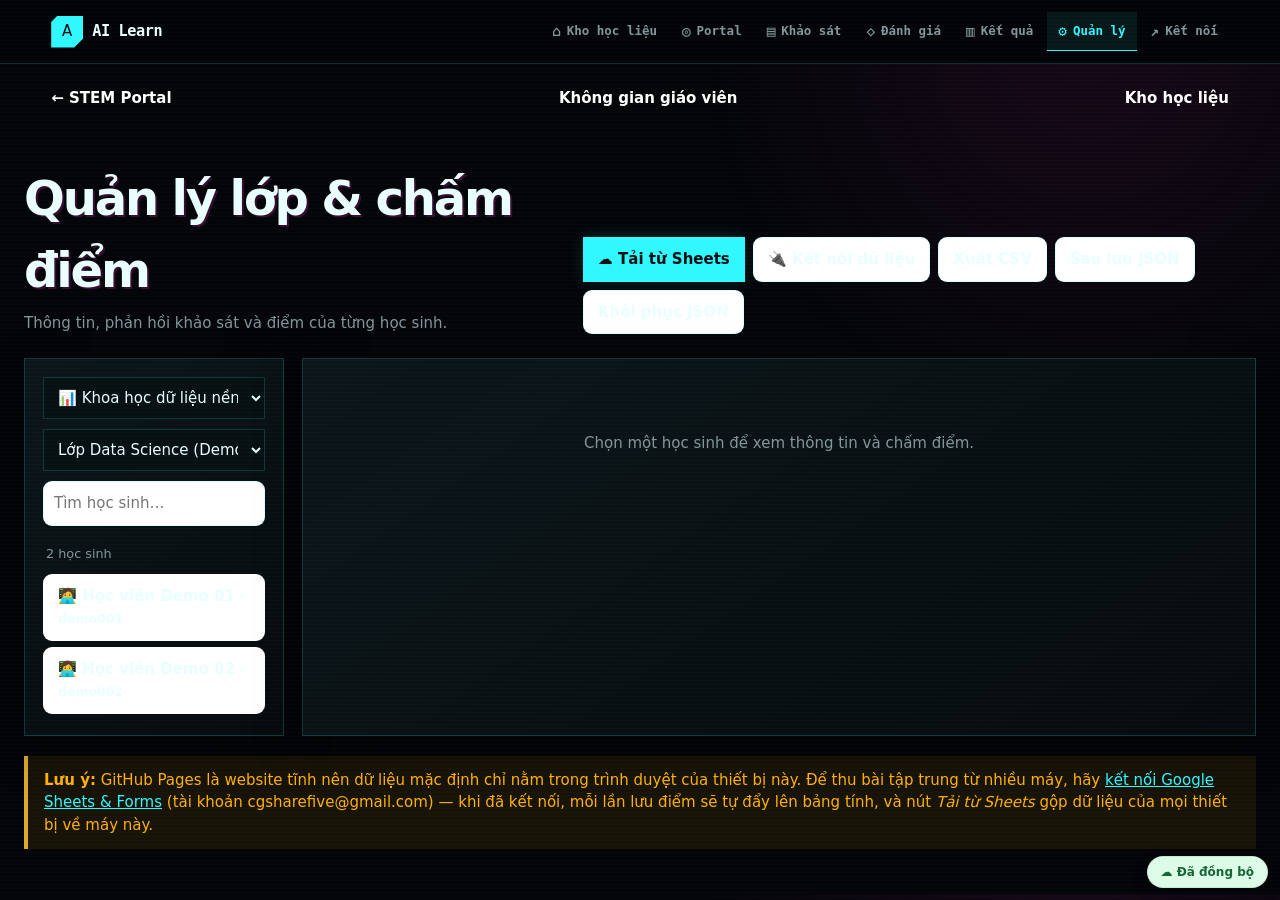
<file: docs/tools/khao-sat/admin.html>
<!doctype html>
<html lang="vi">
<head>
  <meta charset="utf-8"><meta name="viewport" content="width=device-width,initial-scale=1">
  <title>Quản lý lớp & chấm điểm — STEM Portal</title>
  <style>
    :root{--bg:#f4f7f4;--card:#fff;--ink:#18251f;--muted:#6a7770;--green:#245c46;--lime:#dff36f;--line:#dce5df;--red:#b33b3b}*{box-sizing:border-box}body{margin:0;background:var(--bg);color:var(--ink);font:15px/1.5 Inter,system-ui,sans-serif}header{height:68px;padding:0 4vw;display:flex;align-items:center;justify-content:space-between;background:var(--green);color:#fff}header a{color:#fff;text-decoration:none;font-weight:700}.wrap{max-width:1280px;margin:auto;padding:30px 24px}.top{display:flex;align-items:end;justify-content:space-between;gap:18px;margin-bottom:24px}h1{margin:0;font-size:clamp(1.8rem,4vw,3rem);letter-spacing:-.045em}.note{color:var(--muted);margin:.35rem 0 0}.actions{display:flex;gap:8px;flex-wrap:wrap}button,.file-btn,select,input,textarea{font:inherit}button,.file-btn{border:1px solid var(--line);background:#fff;color:var(--ink);padding:10px 14px;border-radius:9px;cursor:pointer;font-weight:700}.primary{background:var(--green);color:#fff;border-color:var(--green)}.danger{color:var(--red)}.file-btn input{display:none}.layout{display:grid;grid-template-columns:260px minmax(0,1fr);gap:18px}.panel{background:var(--card);border:1px solid var(--line);border-radius:16px;padding:18px}.sidebar select,.sidebar input{width:100%;padding:10px;border:1px solid var(--line);border-radius:9px;margin-bottom:10px}.student{width:100%;text-align:left;margin:3px 0;border-color:transparent;font-weight:600}.student.active{background:#e7efe9;border-color:#b9cbbf;color:var(--green)}.count{font-size:.8rem;color:var(--muted);margin:8px 3px}.empty{padding:55px 15px;text-align:center;color:var(--muted)}.student-head{display:flex;justify-content:space-between;gap:20px;border-bottom:1px solid var(--line);padding-bottom:16px;margin-bottom:18px}.student-head h2{margin:0}.badge{display:inline-block;background:var(--lime);padding:4px 9px;border-radius:99px;font-size:.76rem;font-weight:800}.grid{display:grid;grid-template-columns:repeat(3,1fr);gap:12px}.field label{display:block;font-weight:700;margin-bottom:5px}.field select,.field textarea{width:100%;border:1px solid var(--line);border-radius:9px;padding:9px;background:#fff}.field textarea{min-height:72px;resize:vertical}.score{font-size:1.2rem;color:var(--green);font-weight:850}.survey{margin-top:24px}.survey h3{border-bottom:1px solid var(--line);padding-bottom:9px}.survey-card{background:#f7f9f6;border:1px solid var(--line);border-radius:10px;padding:14px;margin:8px 0}.survey-card strong{color:var(--green)}.survey-card dl{display:grid;grid-template-columns:170px 1fr;gap:4px 12px;margin:10px 0}.survey-card dt{color:var(--muted)}.survey-card dd{margin:0}.savebar{display:flex;align-items:center;gap:12px;margin-top:16px}.saved{color:var(--green);font-weight:700}.privacy{margin-top:20px;padding:13px 16px;border-left:4px solid #dda92c;background:#fff9e7;color:#645326}@media(max-width:800px){.top,.student-head{align-items:stretch;flex-direction:column}.layout{grid-template-columns:1fr}.grid{grid-template-columns:1fr 1fr}}@media(max-width:500px){.grid{grid-template-columns:1fr}.wrap{padding:20px 12px}}
  </style>
  <link rel="stylesheet" href="theme.css?v=3">
</head>
<body>
<header><a href="portal.html">← STEM Portal</a><strong>Không gian giáo viên</strong><a href="../../index.html">Kho học liệu</a></header>
<main class="wrap">
  <div class="top"><div><h1>Quản lý lớp & chấm điểm</h1><p class="note">Thông tin, phản hồi khảo sát và điểm của từng học sinh.</p></div><div class="actions"><button class="primary" id="pullBtn" onclick="pullCloud()">☁️ Tải từ Sheets</button><a class="file-btn" href="ket-noi.html" style="text-decoration:none;display:inline-block">🔌 Kết nối dữ liệu</a><button onclick="exportCSV()">Xuất CSV</button><button onclick="exportJSON()">Sao lưu JSON</button><label class="file-btn">Khôi phục JSON<input type="file" accept="application/json" onchange="importJSON(this)"></label></div></div>
  <div class="layout">
    <aside class="panel sidebar"><select id="courseSelect" onchange="pickCourse()"></select><select id="classSelect" onchange="renderStudents()"></select><input id="search" placeholder="Tìm học sinh…" oninput="renderStudents()"><div class="count" id="count"></div><div id="students"></div></aside>
    <section class="panel" id="detail"><div class="empty">Chọn một học sinh để xem thông tin và chấm điểm.</div></section>
  </div>
  <p class="privacy"><strong>Lưu ý:</strong> GitHub Pages là website tĩnh nên dữ liệu mặc định chỉ nằm trong trình duyệt của thiết bị này. Để thu bài tập trung từ nhiều máy, hãy <a href="ket-noi.html">kết nối Google Sheets &amp; Forms</a> (tài khoản cgsharefive@gmail.com) — khi đã kết nối, mỗi lần lưu điểm sẽ tự đẩy lên bảng tính, và nút <em>Tải từ Sheets</em> gộp dữ liệu của mọi thiết bị về máy này.</p>
</main>
<script src="js/cloud.js"></script>
<script>
let DB={classes:[],students:[],sessions:[],criteria:[]}, selected=null;
const esc=s=>String(s??'').replace(/[&<>"']/g,c=>({'&':'&amp;','<':'&lt;','>':'&gt;','"':'&quot;',"'":'&#39;'}[c]));
const savedDb=JSON.parse(localStorage.getItem('stem_db')||'{"classes":[],"students":[]}');
const sessionDb=JSON.parse(sessionStorage.getItem('stem_db_full')||'null');
fetch('data/students.json').then(r=>r.json()).then(base=>{
  DB=sessionDb||base;
  if(!sessionDb){DB.classes=[...base.classes,...(savedDb.classes||[])];DB.students=[...base.students,...(savedDb.students||[])];}
  init();
}).catch(()=>{if(sessionDb){DB=sessionDb;init()}else document.getElementById('detail').innerHTML='<div class="empty">Không tải được dữ liệu lớp học.</div>'});
function init(){const sel=document.getElementById('classSelect');sel.innerHTML=DB.classes.map(c=>`<option value="${esc(c.id)}">${esc(c.name)} — ${esc(c.teacher)}</option>`).join('');napKhoaHoc();renderStudents()}
/* ── ĐA KHOÁ: nạp danh sách khoá + bộ tiêu chí tương ứng ── */
let COURSES=[],GROUPS=[],course=null;
function napKhoaHoc(){
  fetch('data/courses.json').then(r=>r.json()).then(d=>{
    COURSES=d.courses||[];GROUPS=d.criteriaGroups||[];
    const luu=localStorage.getItem('stem_admin_course');
    course=COURSES.find(c=>c.id===luu)||COURSES[0]||null;
    const sel=document.getElementById('courseSelect');
    sel.innerHTML=COURSES.map(c=>`<option value="${esc(c.id)}" ${course&&course.id===c.id?'selected':''}>${c.icon||'📘'} ${esc(c.title)}</option>`).join('');
    apDungTieuChi();if(selected)renderDetail();
  }).catch(()=>{});
}
function apDungTieuChi(){
  const g=GROUPS.find(x=>x.id===(course&&course.group));
  if(g&&g.criteria&&g.criteria.length)DB.criteria=g.criteria;
}
function pickCourse(){
  course=COURSES.find(c=>c.id===document.getElementById('courseSelect').value)||course;
  if(course)localStorage.setItem('stem_admin_course',course.id);
  apDungTieuChi();if(selected)renderDetail();
}
function khoaDiem(id){return (course?course.id:'stem-microbit')+'|'+id}
function renderStudents(){const cls=document.getElementById('classSelect').value,q=document.getElementById('search').value.toLocaleLowerCase('vi');const rows=DB.students.filter(s=>s.classId===cls&&s.name.toLocaleLowerCase('vi').includes(q));document.getElementById('count').textContent=`${rows.length} học sinh`;document.getElementById('students').innerHTML=rows.map(s=>`<button class="student ${selected?.id===s.id?'active':''}" onclick="selectStudent('${esc(s.id)}')">${s.avatar||'🧑'} ${esc(s.name)} <small>· ${esc(s.id)}</small></button>`).join('')||'<p class="empty">Chưa có học sinh.</p>'}
function surveys(){return JSON.parse(localStorage.getItem('stem_surveys')||'[]')}
function grades(){return JSON.parse(localStorage.getItem('stem_teacher_grades')||'{}')}
function selectStudent(id){selected=DB.students.find(s=>s.id===id);renderStudents();renderDetail()}
function renderDetail(){const cls=DB.classes.find(c=>c.id===selected.classId)||{};const studentSurveys=surveys().filter(x=>(x.studentId===selected.id||(!x.studentId&&x.studentName===selected.name))&&(!course||!x.courseId||x.courseId===course.id));const all=grades(),g=all[khoaDiem(selected.id)]||all[selected.id]||{scores:{},note:'',updatedAt:''};const values=DB.criteria.map(c=>Number(g.scores?.[c.id])||0).filter(Boolean);const avg=values.length?(values.reduce((a,b)=>a+b,0)/values.length).toFixed(1):'—';document.getElementById('detail').innerHTML=`<div class="student-head"><div><span class="badge">${esc(cls.name||selected.classId)}</span><h2>${selected.avatar||'🧑'} ${esc(selected.name)}</h2><p class="note">Mã: ${esc(selected.id)} · Giáo viên: ${esc(cls.teacher||'—')} · Phòng: ${esc(cls.room||'—')}</p></div><div><div class="score" id="average">${avg}/5</div><small class="note">Điểm TB giáo viên · ${course?esc(course.icon+" "+course.title):"—"}</small></div></div><div class="grid">${DB.criteria.map(c=>`<div class="field"><label>${c.icon} ${esc(c.label)}</label><select data-criterion="${esc(c.id)}" onchange="updateAverage()"><option value="">Chưa chấm</option>${[1,2,3,4,5].map(n=>`<option value="${n}" ${g.scores?.[c.id]==n?'selected':''}>${n}/5</option>`).join('')}</select></div>`).join('')}</div><div class="field" style="margin-top:15px"><label>Nhận xét của giáo viên</label><textarea id="teacherNote" placeholder="Điểm mạnh, nội dung cần cải thiện…">${esc(g.note||'')}</textarea></div><div class="savebar"><button class="primary" onclick="saveGrade()">Lưu điểm học sinh</button><span class="saved" id="saved">${g.updatedAt?'Đã lưu '+new Date(g.updatedAt).toLocaleString('vi-VN'):''}</span></div><div class="survey"><h3>Phản hồi khảo sát (${studentSurveys.length})</h3>${studentSurveys.length?studentSurveys.slice().reverse().map(surveyCard).join(''):'<p class="empty">Học sinh chưa gửi khảo sát trên thiết bị này.</p>'}</div>`}
function surveyCard(r){const a=r.answers||{};return `<article class="survey-card"><strong>Buổi ${esc(r.sessionId||a.sessions||'—')} ${esc(r.sessionTitle||'')}</strong><small class="note"> · ${new Date(r.submittedAt).toLocaleString('vi-VN')}</small><dl><dt>Đánh giá tổng thể</dt><dd>${esc(a.overall||'—')}/5</dd><dt>Độ khó</dt><dd>${esc(a.difficulty||'—')}</dd><dt>Phần thích nhất</dt><dd>${esc([].concat(a.fav||[]).join(', ')||'—')}</dd><dt>Điều thích nhất</dt><dd>${esc(a.best||'—')}</dd><dt>Cần cải thiện</dt><dd>${esc(a.improve||'—')}</dd><dt>Muốn học thêm</dt><dd>${esc(a.topic||'—')}</dd></dl></article>`}
function updateAverage(){const vals=[...document.querySelectorAll('[data-criterion]')].map(x=>Number(x.value)).filter(Boolean);document.getElementById('average').textContent=(vals.length?(vals.reduce((a,b)=>a+b,0)/vals.length).toFixed(1):'—')+'/5'}
function saveGrade(){const all=grades(),scores={};document.querySelectorAll('[data-criterion]').forEach(x=>{if(x.value)scores[x.dataset.criterion]=Number(x.value)});const cls=DB.classes.find(c=>c.id===selected.classId)||{};const rec={courseId:course?course.id:'stem-microbit',courseTitle:course?course.title:'',group:course?course.group:'stem',studentId:selected.id,studentName:selected.name,classId:selected.classId,teacher:cls.teacher||'',scores,note:document.getElementById('teacherNote').value.trim(),updatedAt:new Date().toISOString()};all[khoaDiem(selected.id)]=rec;localStorage.setItem('stem_teacher_grades',JSON.stringify(all));document.getElementById('saved').textContent='Đã lưu '+new Date().toLocaleString('vi-VN');updateAverage();if(window.STEMCloud){STEMCloud.push('teacher_grade',rec,{uid:'gv_'+khoaDiem(selected.id)}).then(r=>{if(r&&r.queued)document.getElementById('saved').textContent+=' · ⏳ chờ gửi lên Sheets';else if(r&&r.ok)document.getElementById('saved').textContent+=' · ☁️ đã lên Sheets'})}}
/* ── tải dữ liệu từ Google Sheets về máy (gộp, không xoá dữ liệu cũ) ── */
function pullCloud(){
  if(!window.STEMCloud||!STEMCloud.enabled()){alert('Chưa kết nối Google Sheets.\nMở trang "Kết nối dữ liệu" để cấu hình.');location.href='ket-noi.html';return}
  const btn=document.getElementById('pullBtn');if(btn){btn.disabled=true;btn.textContent='⏳ Đang tải…'}
  Promise.all([STEMCloud.get('teacher'),STEMCloud.get('surveys',{limit:500}),STEMCloud.get('roster')])
  .then(([tg,sv,ros])=>{
    const g=grades();
    (tg.data||[]).forEach(r=>{const id=r['Mã HS'];if(!id)return;const sc={};DB.criteria.forEach(c=>{const v=r[c.label];if(v!=='' && v!=null)sc[c.id]=Number(v)});g[id]={studentId:id,studentName:r['Họ tên'],classId:r['Lớp'],teacher:r['Giáo viên'],scores:sc,note:r['Nhận xét']||'',updatedAt:r['Thời gian']}});
    localStorage.setItem('stem_teacher_grades',JSON.stringify(g));
    const cur=surveys(),co=new Set(cur.map(x=>x.id));
    (sv.data||[]).forEach(r=>{const id=r['Mã bản ghi'];if(!id||co.has(id))return;cur.push({id,studentId:r['Mã HS'],studentName:r['Họ tên'],classId:r['Khối/Lớp'],sessionId:r['Buổi số'],sessionTitle:r['Tên buổi'],submittedAt:r['Thời gian'],answers:{name:r['Họ tên'],grade:r['Khối/Lớp'],sessions:r['Số buổi đã học'],fav:String(r['Phần thích nhất']||'').split(', ').filter(Boolean),overall:r['Đánh giá (1-5)'],difficulty:r['Độ khó'],recommend:r['Sẽ giới thiệu'],skill:r['Mức cải thiện (%)'],skill_gained:String(r['Kỹ năng nổi bật']||'').split(', ').filter(Boolean),best:r['Điều thích nhất'],improve:r['Cần cải thiện'],topic:r['Muốn học thêm']}})});
    localStorage.setItem('stem_surveys',JSON.stringify(cur));
    const rd=ros.data||{};if(rd.students&&rd.students.length){DB.classes=rd.classes.length?rd.classes:DB.classes;DB.students=rd.students;if(rd.criteria&&rd.criteria.length)DB.criteria=rd.criteria;sessionStorage.setItem('stem_db_full',JSON.stringify(DB));init()}
    if(btn){btn.disabled=false;btn.textContent='☁️ Tải từ Sheets'}
    alert(`Đã tải về:\n• ${(tg.data||[]).length} bảng điểm giáo viên\n• ${(sv.data||[]).length} phiếu khảo sát\n• ${(rd.students||[]).length} học sinh`);
    if(selected)renderDetail()
  }).catch(e=>{if(btn){btn.disabled=false;btn.textContent='☁️ Tải từ Sheets'}alert('Không tải được: '+e.message)})
}
function csvCell(v){return '"'+String(v??'').replaceAll('"','""')+'"'}
function exportCSV(){const gs=grades(),head=['Mã HS','Họ tên','Lớp',...DB.criteria.map(c=>c.label),'Trung bình','Nhận xét','Số khảo sát'];const rows=DB.students.map(s=>{const g=gs[s.id]||{},vals=DB.criteria.map(c=>g.scores?.[c.id]||''),nums=vals.filter(Boolean),avg=nums.length?(nums.reduce((a,b)=>a+Number(b),0)/nums.length).toFixed(1):'';return [s.id,s.name,s.classId,...vals,avg,g.note||'',surveys().filter(x=>x.studentId===s.id).length]});download('\ufeff'+[head,...rows].map(r=>r.map(csvCell).join(',')).join('\n'),'bang-diem-hoc-sinh.csv','text/csv')}
function exportJSON(){download(JSON.stringify({exportedAt:new Date().toISOString(),database:DB,surveys:surveys(),teacherGrades:grades()},null,2),'sao-luu-khao-sat.json','application/json')}
function download(content,name,type){const a=document.createElement('a');a.href=URL.createObjectURL(new Blob([content],{type}));a.download=name;a.click();setTimeout(()=>URL.revokeObjectURL(a.href),500)}
function importJSON(input){const file=input.files[0];if(!file)return;const reader=new FileReader();reader.onload=()=>{try{const data=JSON.parse(reader.result);if(data.surveys)localStorage.setItem('stem_surveys',JSON.stringify(data.surveys));if(data.teacherGrades)localStorage.setItem('stem_teacher_grades',JSON.stringify(data.teacherGrades));alert('Đã khôi phục dữ liệu.');if(selected)renderDetail()}catch(e){alert('File JSON không hợp lệ.')}};reader.readAsText(file);input.value=''}
</script>
<script src="js/navigation.js"></script>
</body></html>
</file>
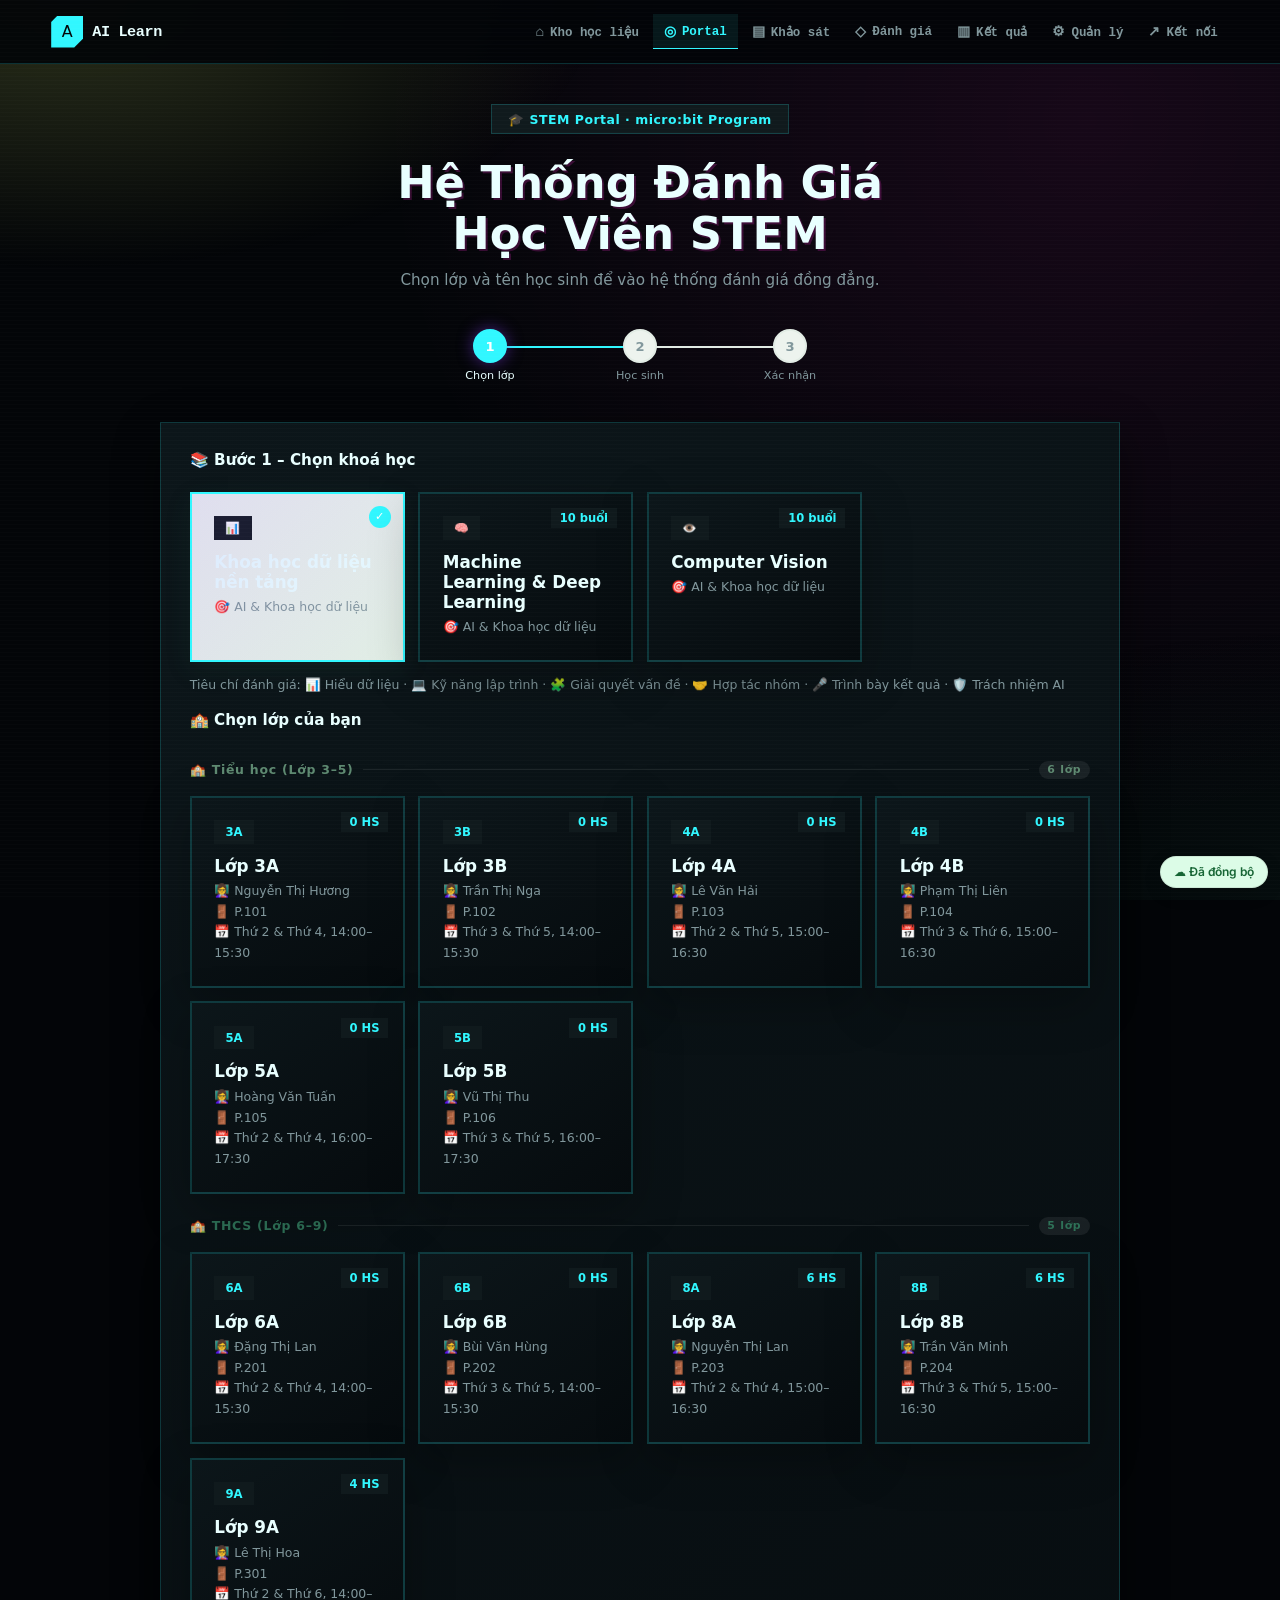
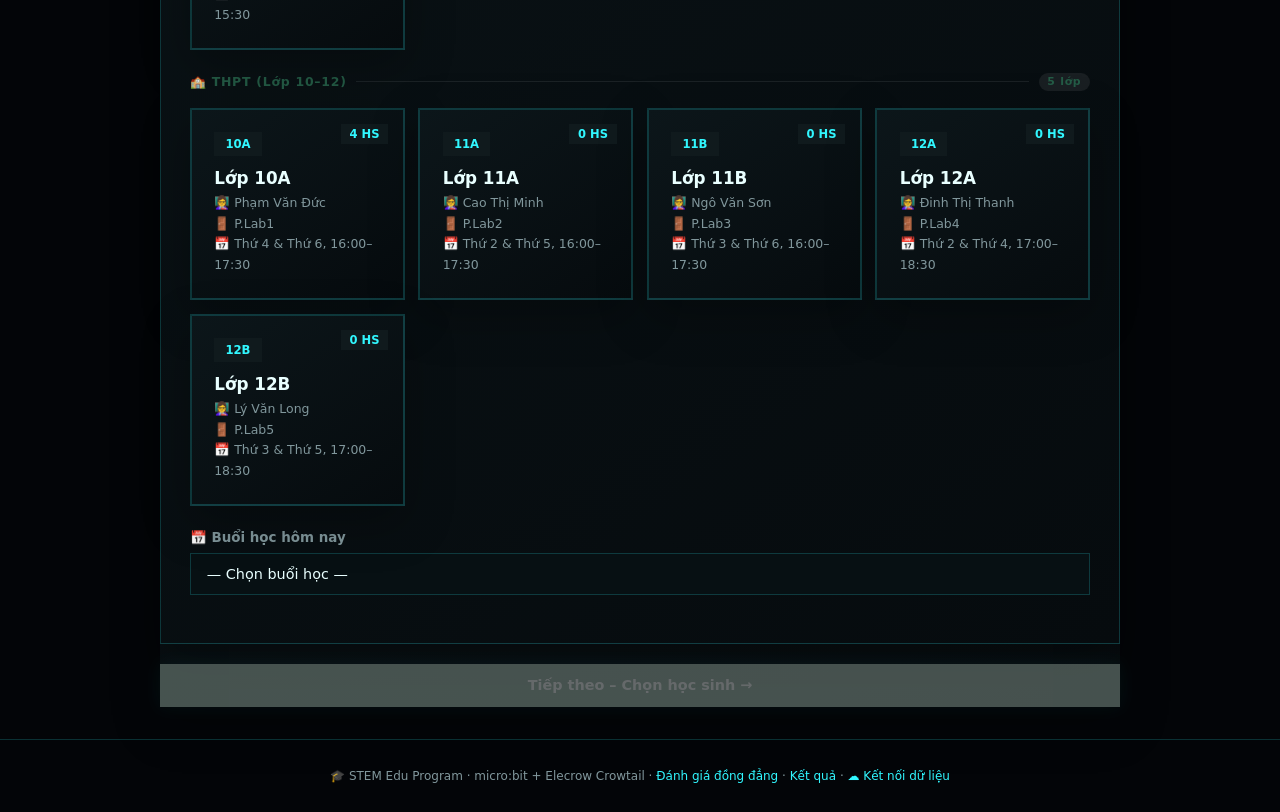
<file: docs/tools/khao-sat/danh-gia.html>
<!DOCTYPE html>
<html lang="vi">
<head>
  <meta charset="UTF-8"/>
  <meta name="viewport" content="width=device-width,initial-scale=1.0"/>
  <title>Đánh Giá Đồng Đẳng – STEM Portal</title>
  <link href="https://fonts.googleapis.com/css2?family=Inter:wght@300;400;500;600;700;800&display=swap" rel="stylesheet"/>
  <style>
    *,*::before,*::after{box-sizing:border-box;margin:0;padding:0}
    :root{
      --p:#7c3aed;--p2:#6d28d9;--s:#0ea5e9;--a:#f59e0b;
      --g:#10b981;--r:#ef4444;
      --bg:#080812;--sf:#12111f;--sf2:#1c1a30;--sf3:#252340;
      --bd:rgba(124,58,237,.2);--txt:#e8e6ff;--muted:#7c7a9c;
      --rad:14px;--shad:0 8px 32px rgba(0,0,0,.5);
    }
    html{scroll-behavior:smooth}
    body{font-family:'Inter',sans-serif;background:var(--bg);color:var(--txt);min-height:100vh}
    body::before{content:'';position:fixed;inset:0;
      background:radial-gradient(ellipse 70% 50% at 15% 10%,rgba(124,58,237,.2) 0%,transparent 55%),
        radial-gradient(ellipse 50% 40% at 85% 80%,rgba(14,165,233,.15) 0%,transparent 55%);
      pointer-events:none;z-index:0}

    .topbar{
      position:sticky;top:0;z-index:50;
      background:rgba(8,8,18,.85);backdrop-filter:blur(16px);
      border-bottom:1px solid var(--bd);
      padding:.8rem 1.5rem;
      display:flex;align-items:center;justify-content:space-between;gap:1rem}
    .topbar-left{display:flex;align-items:center;gap:.8rem}
    .back-btn{display:inline-flex;align-items:center;gap:.4rem;
      background:var(--sf2);border:1px solid var(--bd);border-radius:8px;
      padding:.4rem .9rem;font-size:.82rem;font-weight:600;color:var(--muted);
      cursor:pointer;text-decoration:none;transition:all .2s}
    .back-btn:hover{border-color:var(--p);color:var(--txt)}
    .topbar-user{display:flex;align-items:center;gap:.5rem;font-size:.85rem}
    .user-chip{background:var(--sf3);border:1px solid var(--bd);border-radius:99px;
      padding:.3rem .8rem;font-weight:600}
    .session-chip{background:rgba(124,58,237,.2);border:1px solid rgba(124,58,237,.3);
      border-radius:99px;padding:.3rem .8rem;font-size:.78rem;color:var(--p);font-weight:600}

    .container{position:relative;z-index:5;max-width:820px;margin:0 auto;padding:1.5rem}

    .page-header{margin-bottom:2rem;text-align:center}
    .page-header h1{font-size:clamp(1.6rem,4vw,2.2rem);font-weight:800;margin-bottom:.5rem;
      background:linear-gradient(135deg,#fff,var(--p),var(--s));
      -webkit-background-clip:text;-webkit-text-fill-color:transparent}
    .page-header p{color:var(--muted);font-size:.9rem}

    /* peer selector */
    .peer-scroll{display:flex;gap:.6rem;overflow-x:auto;padding-bottom:.5rem;margin-bottom:1.5rem}
    .peer-scroll::-webkit-scrollbar{height:3px}
    .peer-scroll::-webkit-scrollbar-thumb{background:var(--p);border-radius:2px}
    .peer-chip{
      flex-shrink:0;display:flex;align-items:center;gap:.4rem;
      background:var(--sf2);border:1.5px solid var(--bd);border-radius:99px;
      padding:.45rem 1rem;cursor:pointer;font-size:.82rem;font-weight:600;
      color:var(--muted);transition:all .2s;white-space:nowrap}
    .peer-chip:hover{border-color:var(--p);color:var(--txt)}
    .peer-chip.active{background:var(--p);border-color:var(--p);color:#fff}
    .peer-chip.done{border-color:var(--g);color:var(--g)}
    .peer-chip.done.active{background:var(--g);border-color:var(--g);color:#fff}

    /* evaluation card */
    .eval-card{background:var(--sf);border:1px solid var(--bd);border-radius:var(--rad);
      padding:1.8rem;box-shadow:var(--shad);margin-bottom:1rem;animation:slideU .35s ease}

    .eval-header{display:flex;align-items:center;gap:1rem;margin-bottom:1.8rem;
      padding-bottom:1.2rem;border-bottom:1px solid var(--bd)}
    .eval-avatar{width:56px;height:56px;border-radius:14px;
      background:linear-gradient(135deg,var(--p),var(--s));
      display:flex;align-items:center;justify-content:center;font-size:1.8rem;flex-shrink:0}
    .eval-info h3{font-size:1.1rem;font-weight:700}
    .eval-info p{font-size:.8rem;color:var(--muted);margin-top:.2rem}
    .eval-progress-wrap{margin-left:auto;text-align:right}
    .eval-progress-num{font-size:1.3rem;font-weight:800;color:var(--p)}
    .eval-progress-lbl{font-size:.72rem;color:var(--muted)}

    /* criteria */
    .criterion{margin-bottom:2rem}
    .criterion:last-child{margin-bottom:0}
    .crit-header{display:flex;align-items:center;gap:.6rem;margin-bottom:.8rem}
    .crit-icon{font-size:1.2rem}
    .crit-info h4{font-size:.9rem;font-weight:700}
    .crit-info p{font-size:.76rem;color:var(--muted)}
    .crit-score{margin-left:auto;font-size:1.3rem;font-weight:800;color:var(--p);min-width:40px;text-align:right}

    /* star rating */
    .stars{display:flex;gap:.35rem;flex-direction:row-reverse;justify-content:flex-end}
    .star-in{display:none}
    .star-lbl{font-size:1.6rem;cursor:pointer;color:var(--sf3);transition:all .2s;
      filter:drop-shadow(0 0 0px transparent)}
    .star-in:checked ~ .star-lbl{color:#f59e0b;filter:drop-shadow(0 0 6px rgba(245,158,11,.4))}
    .stars:hover .star-lbl{color:#f59e0b}
    .star-lbl:hover~.star-lbl{color:#f59e0b}
    .stars .star-lbl:hover{transform:scale(1.2)}

    /* comment */
    .crit-comment{
      width:100%;margin-top:.7rem;
      background:var(--sf2);border:1.5px solid var(--bd);border-radius:10px;
      padding:.65rem .9rem;font-family:inherit;font-size:.85rem;color:var(--txt);
      outline:none;resize:none;transition:border-color .25s;min-height:60px}
    .crit-comment:focus{border-color:var(--p);box-shadow:0 0 0 3px rgba(124,58,237,.15)}
    .crit-comment::placeholder{color:var(--muted)}

    /* overall note */
    .overall-note{
      width:100%;
      background:var(--sf2);border:1.5px solid var(--bd);border-radius:10px;
      padding:.75rem 1rem;font-family:inherit;font-size:.9rem;color:var(--txt);
      outline:none;resize:vertical;min-height:80px;transition:border-color .25s;margin-top:.5rem}
    .overall-note:focus{border-color:var(--p);box-shadow:0 0 0 3px rgba(124,58,237,.15)}
    .overall-note::placeholder{color:var(--muted)}

    /* summary bar */
    .summary-bar{
      background:var(--sf);border:1px solid var(--bd);border-radius:var(--rad);
      padding:1.2rem 1.5rem;display:flex;align-items:center;
      justify-content:space-between;gap:1rem;flex-wrap:wrap;
      position:sticky;bottom:1rem;z-index:20;
      box-shadow:0 8px 32px rgba(0,0,0,.6)}
    .summary-left{display:flex;gap:1.2rem;flex-wrap:wrap}
    .sum-item{text-align:center}
    .sum-val{font-size:1.2rem;font-weight:800;color:var(--p)}
    .sum-lbl{font-size:.7rem;color:var(--muted)}

    /* score ring */
    .score-ring{width:52px;height:52px;position:relative}
    .score-ring svg{transform:rotate(-90deg)}
    .ring-bg{fill:none;stroke:var(--sf3);stroke-width:4}
    .ring-fill{fill:none;stroke:var(--p);stroke-width:4;stroke-linecap:round;
      transition:stroke-dashoffset .4s ease;stroke-dasharray:138;stroke-dashoffset:138}
    .ring-text{position:absolute;inset:0;display:flex;align-items:center;justify-content:center;
      font-size:.75rem;font-weight:700;color:var(--txt)}

    .btn{padding:.75rem 1.5rem;border:none;border-radius:10px;
      font-family:inherit;font-size:.9rem;font-weight:700;cursor:pointer;
      display:flex;align-items:center;gap:.5rem;transition:all .2s;white-space:nowrap}
    .btn-primary{background:linear-gradient(135deg,var(--p),var(--p2));color:#fff;
      box-shadow:0 4px 20px rgba(124,58,237,.4)}
    .btn-primary:hover{transform:translateY(-2px)}
    .btn-success{background:linear-gradient(135deg,var(--g),#059669);color:#fff;
      box-shadow:0 4px 20px rgba(16,185,129,.35)}
    .btn-success:hover{transform:translateY(-2px)}
    .btn:disabled{opacity:.4;pointer-events:none}

    /* success toast */
    .toast{
      position:fixed;bottom:6rem;right:1.5rem;z-index:100;
      background:var(--sf);border:1px solid rgba(16,185,129,.4);border-radius:12px;
      padding:1rem 1.5rem;display:flex;align-items:center;gap:.7rem;
      box-shadow:var(--shad);transform:translateX(150%);transition:transform .35s ease}
    .toast.show{transform:translateX(0)}
    .toast-icon{font-size:1.4rem}
    .toast-text{font-size:.88rem;font-weight:600}

    /* done overlay */
    #doneOverlay{display:none;position:fixed;inset:0;z-index:999;
      background:rgba(8,8,18,.92);backdrop-filter:blur(12px);
      align-items:center;justify-content:center}
    #doneOverlay.show{display:flex}
    .done-box{background:var(--sf);border:1px solid rgba(16,185,129,.4);border-radius:20px;
      padding:3rem 2.5rem;max-width:440px;width:90%;text-align:center;animation:popIn .4s ease}
    .done-icon{font-size:4rem;margin-bottom:1rem;animation:bounce 1s infinite}
    .done-box h2{font-size:1.5rem;font-weight:800;margin-bottom:.6rem;
      background:linear-gradient(135deg,var(--g),var(--s));
      -webkit-background-clip:text;-webkit-text-fill-color:transparent}
    .done-box p{color:var(--muted);margin-bottom:1.5rem}
    .done-actions{display:flex;gap:.75rem;justify-content:center;flex-wrap:wrap}
    .done-actions a{
      padding:.7rem 1.4rem;border-radius:10px;font-weight:700;font-size:.9rem;
      text-decoration:none;transition:opacity .2s}
    .btn-g{background:var(--g);color:#fff}
    .btn-bl{background:var(--p);color:#fff}
    .btn-gr{background:var(--sf2);color:var(--txt);border:1px solid var(--bd)}

    @keyframes slideU{from{opacity:0;transform:translateY(18px)}to{opacity:1;transform:translateY(0)}}
    @keyframes popIn{from{opacity:0;transform:scale(.85)}to{opacity:1;transform:scale(1)}}
    @keyframes bounce{0%,100%{transform:translateY(0)}50%{transform:translateY(-8px)}}
  </style>
  <link rel="stylesheet" href="theme.css?v=3"/>
</head>
<body>

<!-- Toast -->
<div class="toast" id="toast">
  <div class="toast-icon">✅</div>
  <div class="toast-text" id="toastText">Đã lưu đánh giá!</div>
</div>

<!-- Done overlay -->
<div id="doneOverlay">
  <div class="done-box">
    <div class="done-icon">🏆</div>
    <h2>Hoàn thành đánh giá!</h2>
    <p id="doneMsg">Bạn đã đánh giá tất cả bạn trong lớp cho buổi học này.</p>
    <div class="done-actions">
      <a class="done-actions btn-g" href="ket-qua.html">📊 Xem kết quả</a>
      <a class="done-actions btn-bl" href="portal.html">🔄 Đánh giá lại</a>
      <a class="done-actions btn-gr" href="portal.html">← Trang chủ</a>
    </div>
  </div>
</div>

<!-- Topbar -->
<div class="topbar">
  <div class="topbar-left">
    <a class="back-btn" href="portal.html">← Quay lại</a>
    <div class="session-chip" id="sessionChip">📅 Buổi —</div>
  </div>
  <div class="topbar-user">
    <div class="user-chip" id="userChip">👤 —</div>
  </div>
</div>

<!-- Main -->
<div class="container">
  <div class="page-header">
    <h1>🔄 Đánh Giá Đồng Đẳng</h1>
    <p>Đánh giá từng bạn trong lớp theo các tiêu chí học tập.</p>
  </div>

  <!-- Peer selector -->
  <div class="peer-scroll" id="peerScroll"></div>

  <!-- Evaluation card (per peer) -->
  <div class="eval-card" id="evalCard">
    <div class="eval-header">
      <div class="eval-avatar" id="evalAvatar">👤</div>
      <div class="eval-info">
        <h3 id="evalName">—</h3>
        <p id="evalClass">—</p>
      </div>
      <div class="eval-progress-wrap">
        <div class="eval-progress-num" id="evalProgressNum">0/6</div>
        <div class="eval-progress-lbl">tiêu chí</div>
      </div>
    </div>
    <div id="criteriaList"></div>
    <div style="margin-top:1.5rem">
      <label style="font-size:.85rem;font-weight:600;color:var(--muted);margin-bottom:.4rem;display:block">
        💬 Nhận xét chung (tùy chọn)
      </label>
      <textarea class="overall-note" id="overallNote" placeholder="Ví dụ: Bạn rất tích cực trong buổi học hôm nay, luôn hỗ trợ các thành viên..."></textarea>
    </div>
  </div>

  <!-- Sticky summary bar -->
  <div class="summary-bar">
    <div class="summary-left">
      <div class="sum-item">
        <div class="sum-val" id="sumDone">0</div>
        <div class="sum-lbl">Đã đánh giá</div>
      </div>
      <div class="sum-item">
        <div class="sum-val" id="sumTotal">0</div>
        <div class="sum-lbl">Tổng bạn</div>
      </div>
      <div class="sum-item">
        <div class="sum-val" id="sumAvg">—</div>
        <div class="sum-lbl">Điểm TB buổi</div>
      </div>
    </div>
    <div style="display:flex;gap:.75rem;align-items:center">
      <div class="score-ring">
        <svg viewBox="0 0 44 44" width="52" height="52">
          <circle class="ring-bg" cx="22" cy="22" r="22"/>
          <circle class="ring-fill" id="ringFill" cx="22" cy="22" r="22"/>
        </svg>
        <div class="ring-text" id="ringText">0%</div>
      </div>
      <button class="btn btn-primary" id="saveBtn" onclick="saveCurrent()">💾 Lưu & Tiếp</button>
      <button class="btn btn-success" id="finishBtn" onclick="finishAll()" style="display:none">
        🏁 Hoàn thành
      </button>
    </div>
  </div>
</div><!-- /container -->

<script src="js/cloud.js"></script>
<script>
  /* ── load context ── */
  const ctx = JSON.parse(sessionStorage.getItem('stem_user') || 'null');
  if(!ctx){ window.location.replace('portal.html'); }

  // Keep initialization safe while the browser completes the redirect.
  const { student = {}, class: cls = {}, session = {}, peers = [] } = ctx || {};
  const course = (ctx && ctx.course) ||
    { id:'stem-microbit', title:'STEM micro:bit + Crowtail', icon:'🤖', group:'stem' };
  const STORAGE_KEY = `stem_eval_${course.id}_${student.id}_sess${session.id}`;

  /* show user info */
  document.getElementById('userChip').textContent = `${student.avatar} ${student.name}`;
  document.getElementById('sessionChip').textContent =
    `${course.icon||'📘'} ${course.title} · Buổi ${session.id} – ${session.title}`;
  document.getElementById('sumTotal').textContent = peers.length;

  /* load existing evaluations */
  let evaluations = JSON.parse(localStorage.getItem(STORAGE_KEY) || '{}');
  // evaluations[peerId] = { scores:{critId:score,...}, note:'', savedAt:'' }

  let criteria = [], currentPeerIdx = 0;

  /* ── tiêu chí: ưu tiên bộ tiêu chí của khoá (portal truyền sang) ── */
  if(ctx && ctx.criteria && ctx.criteria.length){
    criteria = ctx.criteria;
    initPeers();
  } else
  fetch('data/courses.json')
    .then(r=>r.json())
    .then(d=>{
      const g = (d.criteriaGroups||[]).find(x=>x.id===course.group);
      if(!g) throw new Error('không có nhóm tiêu chí');
      criteria = g.criteria;
      initPeers();
    })
    .catch(()=>fetch('data/students.json')
      .then(r=>r.json())
      .then(db=>{
        criteria = db.criteria;
        initPeers();
      }));

  /* ── init peer chips ── */
  function initPeers(){
    const scroll = document.getElementById('peerScroll');
    peers.forEach((p, i) => {
      const chip = document.createElement('div');
      chip.className = 'peer-chip' + (evaluations[p.id] ? ' done' : '') + (i===0 ? ' active' : '');
      chip.id = 'chip_'+p.id;
      chip.innerHTML = `${p.avatar} ${p.name}`;
      chip.onclick = () => switchPeer(i);
      scroll.appendChild(chip);
    });
    loadPeer(0);
  }

  function switchPeer(idx){
    // auto-save current before switching
    autoSave();
    currentPeerIdx = idx;
    document.querySelectorAll('.peer-chip').forEach((c,i)=>{
      c.classList.toggle('active', i===idx);
    });
    loadPeer(idx);
  }

  function loadPeer(idx){
    currentPeerIdx = idx;
    const peer = peers[idx];
    document.getElementById('evalAvatar').textContent = peer.avatar;
    document.getElementById('evalName').textContent = peer.name;
    document.getElementById('evalClass').textContent = `${cls.name} · ${peer.id}`;

    const saved = evaluations[peer.id] || {};
    document.getElementById('overallNote').value = saved.note || '';

    renderCriteria(peer, saved.scores || {});
    updateProgressNum();
  }

  function renderCriteria(peer, savedScores){
    const list = document.getElementById('criteriaList');
    list.innerHTML = '';
    criteria.forEach(c => {
      const savedVal = savedScores[c.id] || 0;
      const div = document.createElement('div');
      div.className = 'criterion';
      div.innerHTML = `
        <div class="crit-header">
          <div class="crit-icon">${c.icon}</div>
          <div class="crit-info">
            <h4>${c.label}</h4>
            <p>${c.desc}</p>
          </div>
          <div class="crit-score" id="sc_${peer.id}_${c.id}">${savedVal||'—'}</div>
        </div>
        <div class="stars">
          ${[5,4,3,2,1].map(v=>`
            <input class="star-in" type="radio" name="star_${peer.id}_${c.id}" id="star_${peer.id}_${c.id}_${v}" value="${v}" ${savedVal==v?'checked':''}>
            <label class="star-lbl" for="star_${peer.id}_${c.id}_${v}" title="${v} sao">★</label>
          `).join('')}
        </div>
        <textarea class="crit-comment" placeholder="Nhận xét về tiêu chí này (tuỳ chọn)..." rows="2"
          id="cm_${peer.id}_${c.id}">${(savedScores['note_'+c.id])||''}</textarea>`;
      list.appendChild(div);

      // update score display on change
      criteria.forEach(cc=>{
        [1,2,3,4,5].forEach(v=>{
          const el = document.getElementById(`star_${peer.id}_${cc.id}_${v}`);
          if(el) el.addEventListener('change', ()=>{
            document.getElementById(`sc_${peer.id}_${cc.id}`).textContent = v;
            updateProgressNum();
          });
        });
      });
    });
    updateProgressNum();
  }

  function updateProgressNum(){
    const peer = peers[currentPeerIdx];
    let filled = 0;
    criteria.forEach(c=>{
      const checked = document.querySelector(`input[name="star_${peer.id}_${c.id}"]:checked`);
      if(checked) filled++;
    });
    document.getElementById('evalProgressNum').textContent = `${filled}/${criteria.length}`;
    document.getElementById('evalProgressNum').style.color = filled===criteria.length ? 'var(--g)' : 'var(--p)';
  }

  function getCurrentScores(){
    const peer = peers[currentPeerIdx];
    const scores = {};
    criteria.forEach(c=>{
      const checked = document.querySelector(`input[name="star_${peer.id}_${c.id}"]:checked`);
      if(checked) scores[c.id] = +checked.value;
      const cm = document.getElementById(`cm_${peer.id}_${c.id}`);
      if(cm?.value) scores['note_'+c.id] = cm.value;
    });
    return scores;
  }

  function autoSave(){
    const peer = peers[currentPeerIdx];
    const scores = getCurrentScores();
    const note = document.getElementById('overallNote').value;
    if(Object.keys(scores).length > 0){
      evaluations[peer.id] = { scores, note, savedAt: new Date().toISOString() };
      localStorage.setItem(STORAGE_KEY, JSON.stringify(evaluations));
    }
  }

  function saveCurrent(){
    const peer = peers[currentPeerIdx];
    const scores = getCurrentScores();
    const note = document.getElementById('overallNote').value;
    const filled = criteria.filter(c=>scores[c.id]).length;

    if(filled === 0){
      showToast('⚠️ Hãy đánh giá ít nhất 1 tiêu chí!');
      return;
    }

    evaluations[peer.id] = { scores, note, savedAt: new Date().toISOString() };
    localStorage.setItem(STORAGE_KEY, JSON.stringify(evaluations));

    // update chip
    const chip = document.getElementById('chip_'+peer.id);
    chip.classList.add('done');

    showToast(`✅ Đã lưu đánh giá ${peer.name}!`);
    updateSummary();

    // gửi ngay từng phiếu lên Sheets (khoá trùng sẽ ghi đè, không sinh dòng mới)
    if(window.STEMCloud){
      const clean = {};
      criteria.forEach(c=>{ if(scores[c.id]) clean[c.id] = scores[c.id]; });
      STEMCloud.push('peer_eval', {
        courseId: course.id, courseTitle: course.title, group: course.group,
        sessionId: session.id, sessionTitle: session.title, classId: cls.id,
        raterId: student.id, raterName: student.name,
        targetId: peer.id, targetName: peer.name,
        scores: clean, note, savedAt: new Date().toISOString()
      }, { uid: `peer_${course.id}_${student.id}_${session.id}_${peer.id}` });
    }

    // move to next
    const next = currentPeerIdx + 1;
    if(next < peers.length){
      setTimeout(()=>switchPeer(next), 600);
    } else {
      document.getElementById('finishBtn').style.display='flex';
    }
  }

  function finishAll(){
    const done = Object.keys(evaluations).length;
    document.getElementById('doneMsg').textContent =
      `Bạn đã đánh giá ${done}/${peers.length} bạn trong lớp ${cls.name} cho Buổi ${session.id}.`;
    document.getElementById('doneOverlay').classList.add('show');
    exportToMarkdown();
    dongBoLenSheets();
  }

  /* ── gửi toàn bộ phiếu của buổi này lên Google Sheets ── */
  function dongBoLenSheets(){
    if(!window.STEMCloud) return;
    const items = Object.entries(evaluations).map(([peerId, ev])=>{
      const peer = peers.find(p=>p.id===peerId) || {};
      const scores = {};
      criteria.forEach(c=>{ if(ev.scores[c.id]) scores[c.id] = ev.scores[c.id]; });
      return { targetId: peerId, targetName: peer.name || '', scores,
               note: ev.note || '', savedAt: ev.savedAt };
    });
    if(!items.length) return;
    STEMCloud.push('peer_eval_set', {
      courseId: course.id, courseTitle: course.title, group: course.group,
      sessionId: session.id, sessionTitle: session.title, classId: cls.id,
      raterId: student.id, raterName: student.name, items
    }, { uid: `peerset_${course.id}_${student.id}_sess${session.id}` })
    .then(r=>{ if(r && r.queued) showToast('⏳ Chưa gửi được lên Sheets — đã lưu chờ gửi lại.'); });
  }

  function updateSummary(){
    const done = Object.keys(evaluations).length;
    document.getElementById('sumDone').textContent = done;

    // avg score across all evaluations
    let total = 0, count = 0;
    Object.values(evaluations).forEach(ev=>{
      criteria.forEach(c=>{
        if(ev.scores[c.id]){ total += ev.scores[c.id]; count++; }
      });
    });
    const avg = count > 0 ? (total/count).toFixed(1) : '—';
    document.getElementById('sumAvg').textContent = avg;

    // ring
    const pct = Math.round(done/peers.length*100);
    const offset = 138 - (138*pct/100);
    document.getElementById('ringFill').style.strokeDashoffset = offset;
    document.getElementById('ringText').textContent = pct+'%';
  }

  function showToast(msg){
    const t = document.getElementById('toast');
    document.getElementById('toastText').textContent = msg;
    t.classList.add('show');
    setTimeout(()=>t.classList.remove('show'), 2500);
  }

  /* ── export markdown ── */
  function exportToMarkdown(){
    const lines = [
      `# 🔄 Đánh Giá Đồng Đẳng – Buổi ${session.id}`,
      ``,
      `**Người đánh giá:** ${student.name} (${student.id})  `,
      `**Lớp:** ${cls.name} – Giáo viên: ${cls.teacher}  `,
      `**Buổi học:** Buổi ${session.id} – ${session.title}  `,
      `**Ngày đánh giá:** ${new Date().toLocaleDateString('vi-VN')}  `,
      ``,
      `## 📊 Bảng Tổng Hợp`,
      ``,
      `| Học viên | ${criteria.map(c=>c.icon+' '+c.label).join(' | ')} | TB |`,
      `|----------|${criteria.map(()=>'------').join('|')}|----|`,
    ];

    peers.forEach(p=>{
      const ev = evaluations[p.id];
      if(!ev){ lines.push(`| ${p.name} | ${criteria.map(()=>'—').join(' | ')} | — |`); return; }
      const scores = criteria.map(c => ev.scores[c.id] || '—');
      const nums = scores.filter(s=>s!=='—').map(Number);
      const avg = nums.length ? (nums.reduce((a,b)=>a+b,0)/nums.length).toFixed(1) : '—';
      lines.push(`| ${p.name} | ${scores.join(' | ')} | **${avg}** |`);
    });

    lines.push('');
    lines.push('## 💬 Nhận Xét Chi Tiết');
    lines.push('');
    peers.forEach(p=>{
      const ev = evaluations[p.id];
      if(!ev || !ev.note) return;
      lines.push(`**${p.name}:** ${ev.note}  `);
    });
    lines.push('');
    lines.push('---');
    lines.push(`*Tạo tự động bởi STEM Portal · ${new Date().toLocaleString('vi-VN')}*`);

    const md = lines.join('\n');
    // save to localStorage for results page
    const key = `stem_md_${student.id}_sess${session.id}`;
    localStorage.setItem(key, md);
    sessionStorage.setItem('latest_md', md);
  }

  /* init summary */
  updateSummary();
</script>
<script src="js/navigation.js"></script>
</body>
</html>
</file>
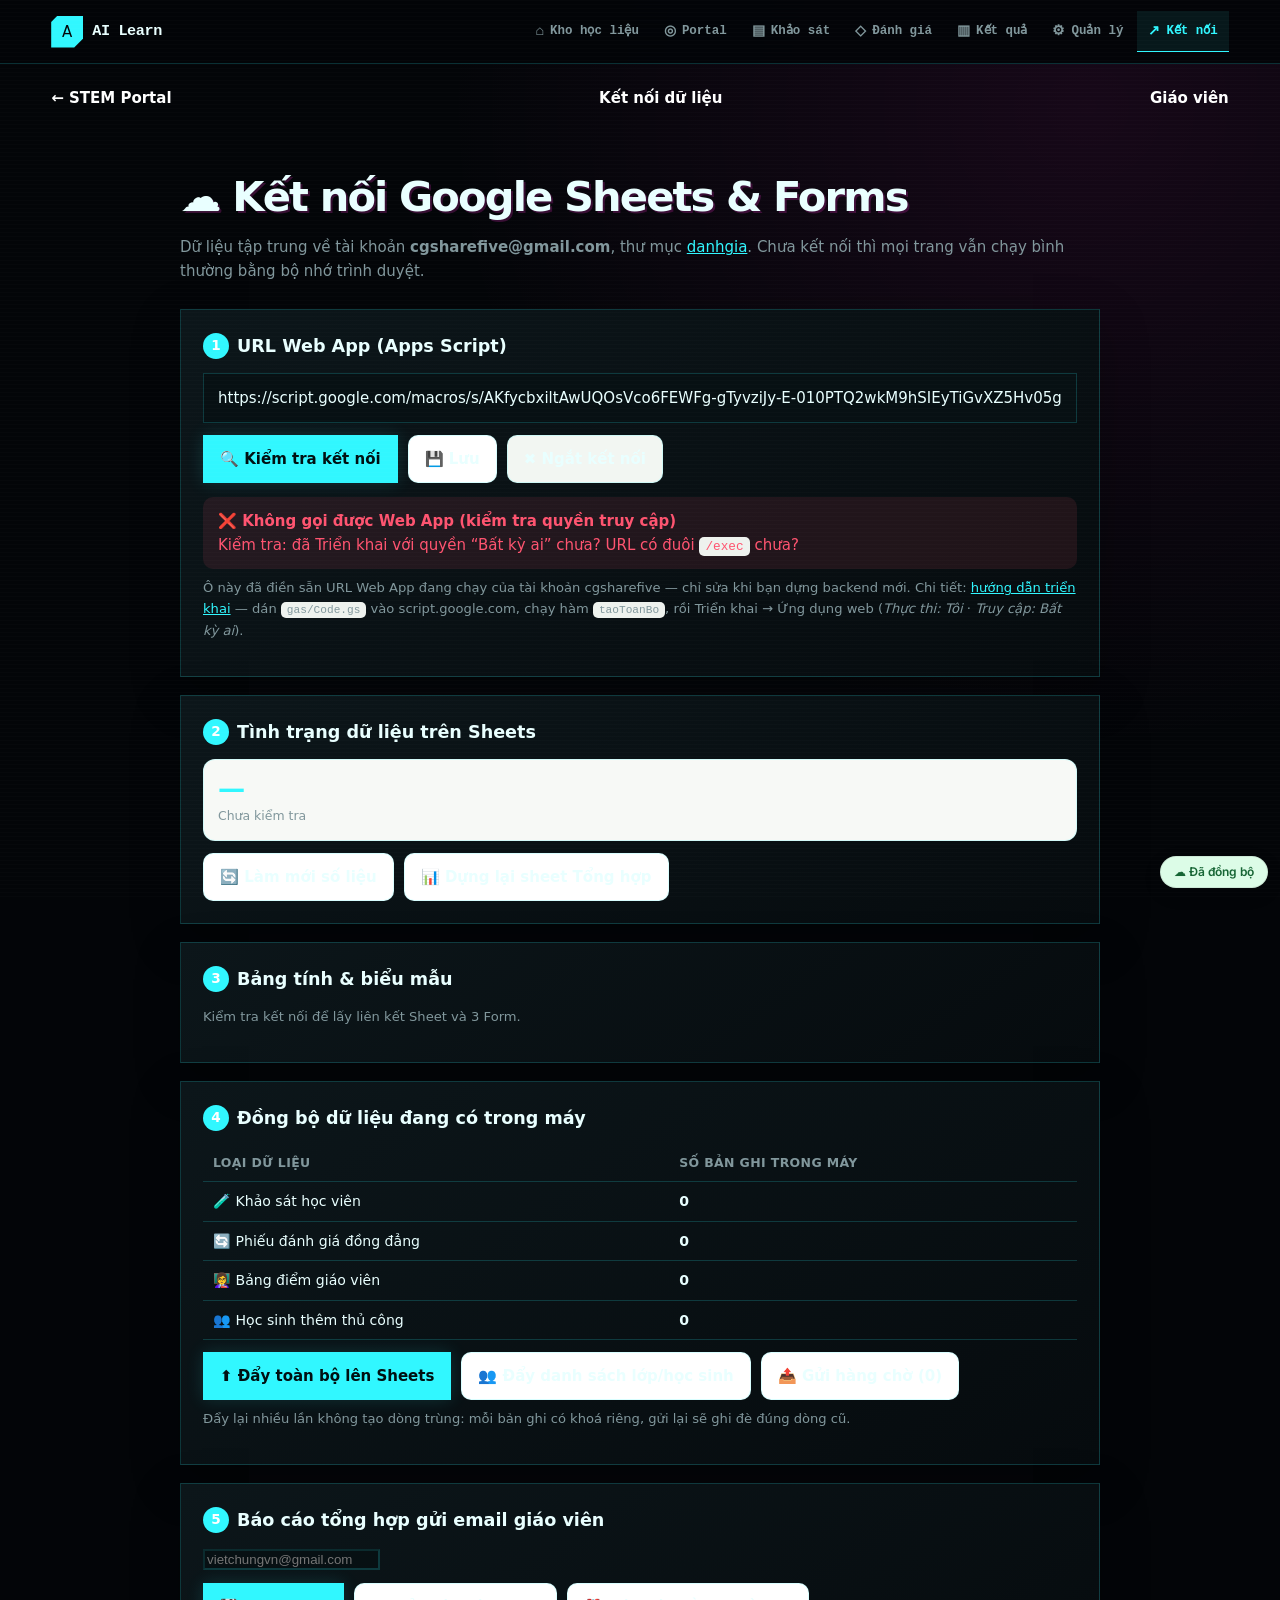
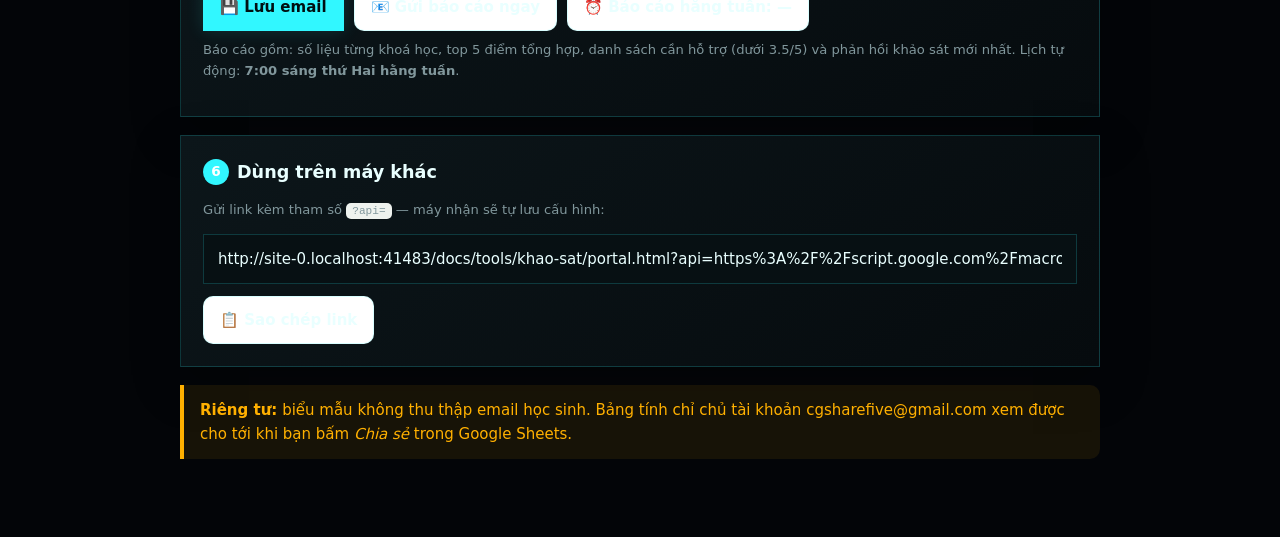
<file: docs/tools/khao-sat/ket-noi.html>
<!doctype html>
<html lang="vi">
<head>
<meta charset="utf-8"/>
<meta name="viewport" content="width=device-width,initial-scale=1.0"/>
<title>Kết nối Google Sheets & Forms — STEM Portal</title>
<link href="https://fonts.googleapis.com/css2?family=Inter:wght@300;400;500;600;700;800&display=swap" rel="stylesheet"/>
<style>
:root{--bg:#f4f7f4;--card:#fff;--ink:#18251f;--muted:#6a7770;--green:#245c46;--lime:#dff36f;
      --line:#dce5df;--red:#b33b3b;--amber:#b8860b;--blue:#2563eb}
*{box-sizing:border-box}
body{margin:0;background:var(--bg);color:var(--ink);font:15px/1.6 Inter,system-ui,sans-serif}
header{height:68px;padding:0 4vw;display:flex;align-items:center;justify-content:space-between;background:var(--green);color:#fff}
header a{color:#fff;text-decoration:none;font-weight:700}
.wrap{max-width:960px;margin:auto;padding:32px 20px 80px}
h1{margin:0 0 .3rem;font-size:clamp(1.7rem,4vw,2.6rem);letter-spacing:-.045em}
h2{font-size:1.1rem;margin:0 0 .8rem;display:flex;align-items:center;gap:.5rem}
.note{color:var(--muted);margin:0 0 1.6rem}
.card{background:var(--card);border:1px solid var(--line);border-radius:16px;padding:22px;margin-bottom:18px}
.step-no{display:inline-flex;width:26px;height:26px;border-radius:99px;background:var(--green);color:#fff;
         align-items:center;justify-content:center;font-size:.85rem;font-weight:800;flex-shrink:0}
input[type=text],input[type=url]{width:100%;padding:12px 14px;border:1px solid var(--line);border-radius:10px;
       font:inherit;background:#fbfdfb}
input:focus{outline:2px solid var(--green);outline-offset:1px}
.row{display:flex;gap:10px;flex-wrap:wrap;margin-top:12px}
button{font:inherit;font-weight:700;border:1px solid var(--line);background:#fff;color:var(--ink);
       padding:11px 16px;border-radius:10px;cursor:pointer;transition:.15s}
button:hover{transform:translateY(-1px);box-shadow:0 4px 12px rgba(0,0,0,.08)}
button.primary{background:var(--green);color:#fff;border-color:var(--green)}
button.ghost{background:#f2f6f2}
button:disabled{opacity:.5;cursor:not-allowed;transform:none;box-shadow:none}
.status{margin-top:14px;padding:12px 15px;border-radius:10px;font-weight:600;display:none}
.status.show{display:block}
.status.ok{background:#dcfce7;color:#166534}
.status.err{background:#fee2e2;color:#991b1b}
.status.wait{background:#fef3c7;color:#92400e}
.grid{display:grid;grid-template-columns:repeat(auto-fit,minmax(190px,1fr));gap:12px;margin-top:6px}
.tile{background:#f7f9f6;border:1px solid var(--line);border-radius:12px;padding:14px}
.tile .n{font-size:1.7rem;font-weight:850;color:var(--green);line-height:1.1}
.tile .l{font-size:.78rem;color:var(--muted);margin-top:2px}
.links a{display:flex;gap:10px;align-items:center;padding:12px 14px;background:#f7f9f6;border:1px solid var(--line);
         border-radius:10px;text-decoration:none;color:var(--ink);font-weight:600;margin-bottom:8px;word-break:break-all}
.links a:hover{background:#eef4ef;border-color:var(--green)}
ol{padding-left:1.3rem}ol li{margin-bottom:.5rem}
code{background:#eef2ee;padding:2px 6px;border-radius:5px;font-size:.85em;word-break:break-all}
.hint{font-size:.82rem;color:var(--muted);margin-top:.5rem}
.warn{border-left:4px solid var(--amber);background:#fff9e7;color:#645326;padding:13px 16px;border-radius:0 10px 10px 0}
table{width:100%;border-collapse:collapse;font-size:.88rem;margin-top:8px}
th,td{text-align:left;padding:8px 10px;border-bottom:1px solid var(--line)}
th{color:var(--muted);font-weight:700;font-size:.78rem;text-transform:uppercase;letter-spacing:.03em}
@media(max-width:600px){.wrap{padding:20px 14px 70px}}
</style>
<link rel="stylesheet" href="theme.css?v=3">
</head>
<body>
<header>
  <a href="portal.html">← STEM Portal</a>
  <strong>Kết nối dữ liệu</strong>
  <a href="admin.html">Giáo viên</a>
</header>

<main class="wrap">
  <h1>☁️ Kết nối Google Sheets &amp; Forms</h1>
  <p class="note">Dữ liệu tập trung về tài khoản <strong>cgsharefive@gmail.com</strong>, thư mục
    <a href="https://drive.google.com/drive/folders/1M9C1CaUaDlde5E3BjDUEz4vtAMeBZg4X" target="_blank" rel="noopener">danhgia</a>.
    Chưa kết nối thì mọi trang vẫn chạy bình thường bằng bộ nhớ trình duyệt.</p>

  <!-- 1. Cấu hình -->
  <section class="card">
    <h2><span class="step-no">1</span> URL Web App (Apps Script)</h2>
    <input type="url" id="apiUrl" placeholder="https://script.google.com/macros/s/AKfycb.../exec" autocomplete="off"/>
    <div class="row">
      <button class="primary" onclick="kiemTra()">🔍 Kiểm tra kết nối</button>
      <button onclick="luuUrl()">💾 Lưu</button>
      <button class="ghost" onclick="xoaUrl()">✖ Ngắt kết nối</button>
    </div>
    <div class="status" id="st1"></div>
    <p class="hint">Ô này đã điền sẵn URL Web App đang chạy của tài khoản cgsharefive — chỉ sửa khi bạn dựng backend mới.
      Chi tiết: <a href="gas/HUONG-DAN.md" target="_blank">hướng dẫn triển khai</a> —
      dán <code>gas/Code.gs</code> vào script.google.com, chạy hàm <code>taoToanBo</code>, rồi Triển khai → Ứng dụng web
      (<em>Thực thi: Tôi</em> · <em>Truy cập: Bất kỳ ai</em>).</p>
  </section>

  <!-- 2. Tình trạng -->
  <section class="card">
    <h2><span class="step-no">2</span> Tình trạng dữ liệu trên Sheets</h2>
    <div class="grid" id="tiles">
      <div class="tile"><div class="n">—</div><div class="l">Chưa kiểm tra</div></div>
    </div>
    <div class="row">
      <button onclick="lamMoi()">🔄 Làm mới số liệu</button>
      <button onclick="dungLaiTongHop()">📊 Dựng lại sheet Tổng hợp</button>
    </div>
    <div class="status" id="st2"></div>
  </section>

  <!-- 3. Liên kết -->
  <section class="card">
    <h2><span class="step-no">3</span> Bảng tính &amp; biểu mẫu</h2>
    <div class="links" id="links"><p class="hint">Kiểm tra kết nối để lấy liên kết Sheet và 3 Form.</p></div>
  </section>

  <!-- 4. Đồng bộ -->
  <section class="card">
    <h2><span class="step-no">4</span> Đồng bộ dữ liệu đang có trong máy</h2>
    <table id="localTable">
      <thead><tr><th>Loại dữ liệu</th><th>Số bản ghi trong máy</th></tr></thead>
      <tbody></tbody>
    </table>
    <div class="row">
      <button class="primary" onclick="dayTatCa()">⬆️ Đẩy toàn bộ lên Sheets</button>
      <button onclick="dayDanhSach()">👥 Đẩy danh sách lớp/học sinh</button>
      <button onclick="guiHangCho()">📤 Gửi hàng chờ (<span id="qn">0</span>)</button>
    </div>
    <div class="status" id="st3"></div>
    <p class="hint">Đẩy lại nhiều lần không tạo dòng trùng: mỗi bản ghi có khoá riêng, gửi lại sẽ ghi đè đúng dòng cũ.</p>
  </section>

  <!-- 5. Báo cáo email -->
  <section class="card">
    <h2><span class="step-no">5</span> Báo cáo tổng hợp gửi email giáo viên</h2>
    <input type="email" id="teacherEmail" placeholder="vietchungvn@gmail.com" autocomplete="email"/>
    <div class="row">
      <button class="primary" onclick="luuEmail()">💾 Lưu email</button>
      <button onclick="guiBaoCao()">📧 Gửi báo cáo ngay</button>
      <button id="weeklyBtn" onclick="doiLichTuan()">⏰ Báo cáo hằng tuần: —</button>
    </div>
    <div class="status" id="st5"></div>
    <p class="hint">Báo cáo gồm: số liệu từng khoá học, top 5 điểm tổng hợp, danh sách cần hỗ trợ (dưới 3.5/5)
      và phản hồi khảo sát mới nhất. Lịch tự động: <strong>7:00 sáng thứ Hai hằng tuần</strong>.</p>
  </section>

  <!-- 6. Chia sẻ -->
  <section class="card">
    <h2><span class="step-no">6</span> Dùng trên máy khác</h2>
    <p class="hint" style="margin-top:0">Gửi link kèm tham số <code>?api=</code> — máy nhận sẽ tự lưu cấu hình:</p>
    <input type="text" id="shareLink" readonly value="—"/>
    <div class="row"><button onclick="chepLink()">📋 Sao chép link</button></div>
    <div class="status" id="st4"></div>
  </section>

  <div class="warn">
    <strong>Riêng tư:</strong> biểu mẫu không thu thập email học sinh. Bảng tính chỉ chủ tài khoản
    cgsharefive@gmail.com xem được cho tới khi bạn bấm <em>Chia sẻ</em> trong Google Sheets.
  </div>
</main>

<script src="js/cloud.js"></script>
<script>
const $ = id => document.getElementById(id);
function say(el, msg, kind){ const e=$(el); e.className='status show '+(kind||'ok'); e.innerHTML=msg; }

/* ── khởi tạo ── */
$('apiUrl').value = STEMCloud.getUrl();
capNhatHangCho();
demDuLieuMay();
capNhatShareLink();
if(STEMCloud.enabled()) kiemTra();

/* ── 1. cấu hình ── */
function luuUrl(){
  const u = STEMCloud.setUrl($('apiUrl').value);
  capNhatShareLink();
  if(!u){ say('st1','Đã xoá URL. Trang hoạt động ở chế độ ngoại tuyến.','wait'); return; }
  say('st1','✅ Đã lưu URL vào trình duyệt này.','ok');
  STEMCloud.repaint();
}
function xoaUrl(){ STEMCloud.setUrl(''); $('apiUrl').value=''; capNhatShareLink();
  say('st1','Đã ngắt kết nối — dữ liệu chỉ lưu trong máy.','wait'); STEMCloud.repaint(); }

function kiemTra(){
  const u = STEMCloud.setUrl($('apiUrl').value);
  if(!u){ say('st1','⚠️ Hãy dán URL Web App kết thúc bằng <code>/exec</code>.','err'); return; }
  if(!/\/exec$/.test(u)) say('st1','⏳ Đang kiểm tra… (lưu ý URL nên kết thúc bằng /exec)','wait');
  else say('st1','⏳ Đang kiểm tra kết nối…','wait');
  STEMCloud.ping().then(r=>{
    say('st1','✅ Kết nối thành công — máy chủ phản hồi lúc '+new Date(r.time).toLocaleString('vi-VN'),'ok');
    veLienKet(r.config);
    lamMoi();
    napEmail();
    STEMCloud.repaint();
  }).catch(e=>{
    say('st1','❌ '+e.message+'<br><span style="font-weight:500">Kiểm tra: đã Triển khai với quyền “Bất kỳ ai” chưa? URL có đuôi <code>/exec</code> chưa?</span>','err');
  });
}

/* ── 2. số liệu ── */
function lamMoi(){
  if(!STEMCloud.enabled()){ say('st2','Chưa kết nối.','wait'); return; }
  STEMCloud.get('summary').then(r=>{
    const d = r.data;
    $('tiles').innerHTML = [
      ['Khảo sát', d.khaoSat], ['Đánh giá đồng đẳng', d.dongDang],
      ['Điểm giáo viên', d.giaoVien], ['Học sinh', d.hocSinh], ['Lớp', d.lop]
    ].map(([l,n])=>`<div class="tile"><div class="n">${n}</div><div class="l">${l}</div></div>`).join('');
    say('st2','Cập nhật lúc '+d.capNhat,'ok');
  }).catch(e=>say('st2','❌ '+e.message,'err'));
}
function dungLaiTongHop(){
  if(!STEMCloud.enabled()){ say('st2','Chưa kết nối.','wait'); return; }
  say('st2','⏳ Đang tính lại…','wait');
  STEMCloud.get('rebuild',{},60000)
    .then(()=>say('st2','✅ Đã dựng lại sheet “Tổng hợp”.','ok'))
    .catch(e=>say('st2','❌ '+e.message,'err'));
}

/* ── 3. liên kết ── */
function veLienKet(cfg){
  if(!cfg){ return; }
  const items = [];
  if(cfg.spreadsheetUrl) items.push(['📊','Bảng tính — 9 sheet dữ liệu', cfg.spreadsheetUrl]);
  const f = cfg.forms||{};
  if(f.khaoSat)  items.push(['🧪', f.khaoSat.title,  f.khaoSat.url]);
  if(f.dongDang) items.push(['🔄', f.dongDang.title, f.dongDang.url]);
  if(f.giaoVien) items.push(['👩‍🏫', f.giaoVien.title, f.giaoVien.url]);
  $('links').innerHTML = items.length
    ? items.map(([i,t,u])=>`<a href="${u}" target="_blank" rel="noopener"><span>${i}</span><span>${t}</span></a>`).join('')
      + '<p class="hint">Link Form ở trên là link <strong>điền</strong> — gửi thẳng cho học sinh hoặc dán vào QR code.</p>'
    : '<p class="hint">Chưa tạo Sheet/Form. Chạy hàm <code>taoToanBo()</code> trong Apps Script.</p>';
}

/* ── 4. đồng bộ ── */
function docMay(){
  const surveys = JSON.parse(localStorage.getItem('stem_surveys')||'[]');
  const grades  = JSON.parse(localStorage.getItem('stem_teacher_grades')||'{}');
  const evals   = [];
  for(let i=0;i<localStorage.length;i++){
    const k = localStorage.key(i);
    if(!k.startsWith('stem_eval_')) continue;
    const m = k.match(/^stem_eval_(.+)_sess(\d+)$/); if(!m) continue;
    const data = JSON.parse(localStorage.getItem(k)||'{}');
    Object.entries(data).forEach(([peerId,ev])=>{
      evals.push({ raterId:m[1], sessionId:Number(m[2]), targetId:peerId,
                   targetName:ev.targetName||'', scores:ev.scores||{}, note:ev.note||'', savedAt:ev.savedAt });
    });
  }
  return { surveys, grades: Object.values(grades), evals };
}
function demDuLieuMay(){
  const d = docMay();
  const db = JSON.parse(localStorage.getItem('stem_db')||'{"students":[]}');
  $('localTable').querySelector('tbody').innerHTML = [
    ['🧪 Khảo sát học viên', d.surveys.length],
    ['🔄 Phiếu đánh giá đồng đẳng', d.evals.length],
    ['👩‍🏫 Bảng điểm giáo viên', d.grades.length],
    ['👥 Học sinh thêm thủ công', (db.students||[]).length]
  ].map(([l,n])=>`<tr><td>${l}</td><td><strong>${n}</strong></td></tr>`).join('');
  return d;
}
function dayTatCa(){
  if(!STEMCloud.enabled()){ say('st3','⚠️ Hãy kết nối ở bước 1 trước.','err'); return; }
  const d = docMay();
  const items = [];
  d.surveys.forEach(s=>items.push({type:'survey', payload:Object.assign({}, s.answers||{}, {
      id:s.id, studentId:s.studentId, studentName:s.studentName, classId:s.classId,
      sessionId:s.sessionId, sessionTitle:s.sessionTitle, submittedAt:s.submittedAt })}));
  d.evals.forEach(e=>items.push({type:'peer_eval', payload:e}));
  d.grades.forEach(g=>items.push({type:'teacher_grade', payload:g}));
  if(!items.length){ say('st3','Không có dữ liệu nào trong máy để đẩy lên.','wait'); return; }

  say('st3','⏳ Đang gửi '+items.length+' bản ghi…','wait');
  // chia lô 50 để tránh vượt giới hạn thời gian chạy của Apps Script
  const lo = []; for(let i=0;i<items.length;i+=50) lo.push(items.slice(i,i+50));
  guiLo(lo, 0, 0);
}
function guiLo(lo, i, done){
  if(i>=lo.length){ say('st3','✅ Đã đẩy xong '+done+' bản ghi lên Google Sheets.','ok'); lamMoi(); return; }
  fetch(STEMCloud.getUrl(), {
    method:'POST', headers:{'Content-Type':'text/plain;charset=utf-8'},
    body: JSON.stringify({ type:'batch', device: STEMCloud.deviceId(), items: lo[i] })
  }).then(r=>r.text()).then(()=>{
    done += lo[i].length;
    say('st3','⏳ Đã gửi '+done+' bản ghi…','wait');
    guiLo(lo, i+1, done);
  }).catch(e=>say('st3','❌ Lỗi ở lô '+(i+1)+': '+e.message,'err'));
}
function dayDanhSach(){
  if(!STEMCloud.enabled()){ say('st3','⚠️ Hãy kết nối ở bước 1 trước.','err'); return; }
  say('st3','⏳ Đang tải danh sách…','wait');
  fetch('data/students.json').then(r=>r.json()).then(base=>{
    const saved = JSON.parse(localStorage.getItem('stem_db')||'{"classes":[],"students":[]}');
    const payload = {
      classes:[...(base.classes||[]),...(saved.classes||[])],
      students:[...(base.students||[]),...(saved.students||[])],
      sessions: base.sessions||[]
    };
    return STEMCloud.push('roster', payload);
  }).then(r=>{
    if(r.ok===false && r.queued) say('st3','⏳ Chưa gửi được, đã xếp hàng chờ.','wait');
    else { say('st3','✅ Đã đẩy danh sách lớp/học sinh/buổi học lên Sheets.','ok'); lamMoi(); }
  }).catch(e=>say('st3','❌ '+e.message,'err'));
}
function guiHangCho(){
  say('st3','⏳ Đang gửi hàng chờ…','wait');
  STEMCloud.flush().then(r=>{
    capNhatHangCho();
    if(r.error) say('st3','❌ '+r.error,'err');
    else if(!r.sent) say('st3','Không có bản ghi nào đang chờ.','wait');
    else { say('st3','✅ Đã gửi '+r.sent+' bản ghi đang chờ.','ok'); lamMoi(); }
  });
}
function capNhatHangCho(){ $('qn').textContent = STEMCloud.queueSize(); }

/* ── 5. báo cáo email ── */
let weeklyOn = false;
function napEmail(){
  if(!STEMCloud.enabled()) return;
  STEMCloud.get('email').then(r=>{
    $('teacherEmail').value = r.data.email || '';
    weeklyOn = !!r.data.weekly;
    veNutTuan();
  }).catch(()=>{});
}
function veNutTuan(){
  $('weeklyBtn').textContent = '⏰ Báo cáo hằng tuần: ' + (weeklyOn ? 'BẬT' : 'TẮT');
}
function luuEmail(){
  const e = $('teacherEmail').value.trim();
  if(!/^[^@\s]+@[^@\s]+\.[^@\s]+$/.test(e)){ say('st5','⚠️ Email không hợp lệ.','err'); return; }
  say('st5','⏳ Đang lưu…','wait');
  STEMCloud.get('set_email', { email: e })
    .then(()=>say('st5','✅ Báo cáo sẽ gửi về <strong>'+e+'</strong>.','ok'))
    .catch(err=>say('st5','❌ '+err.message,'err'));
}
function guiBaoCao(){
  const e = $('teacherEmail').value.trim();
  if(!STEMCloud.enabled()){ say('st5','⚠️ Hãy kết nối ở bước 1 trước.','err'); return; }
  say('st5','⏳ Đang tổng hợp và gửi email… (có thể mất 20–30 giây)','wait');
  STEMCloud.get('report', e ? { email: e } : {}, 90000)
    .then(r=>say('st5','✅ Đã gửi báo cáo tới <strong>'+r.data.to+'</strong> — '+
      r.data.students+' học sinh, '+r.data.courses+' khoá. Còn '+r.data.quotaLeft+' email trong hạn mức hôm nay.','ok'))
    .catch(err=>say('st5','❌ '+err.message,'err'));
}
function doiLichTuan(){
  if(!STEMCloud.enabled()){ say('st5','⚠️ Hãy kết nối ở bước 1 trước.','err'); return; }
  say('st5','⏳ Đang cập nhật lịch…','wait');
  STEMCloud.get('weekly', { on: weeklyOn ? '0' : '1' }, 60000).then(r=>{
    weeklyOn = !!r.data.weekly; veNutTuan();
    say('st5', weeklyOn ? '✅ Đã bật báo cáo tự động 7:00 sáng thứ Hai hằng tuần.'
                        : '⏸️ Đã tắt báo cáo tự động.', weeklyOn ? 'ok' : 'wait');
  }).catch(err=>say('st5','❌ '+err.message,'err'));
}

/* ── 6. chia sẻ ── */
function capNhatShareLink(){
  const u = STEMCloud.getUrl();
  const base = location.href.split('?')[0].replace(/ket-noi\.html$/,'portal.html');
  $('shareLink').value = u ? base+'?api='+encodeURIComponent(u) : '— chưa có URL Web App —';
}
function chepLink(){
  const v = $('shareLink').value;
  if(v.startsWith('—')){ say('st4','⚠️ Chưa có URL để chia sẻ.','err'); return; }
  navigator.clipboard.writeText(v).then(()=>say('st4','✅ Đã sao chép link.','ok'))
    .catch(()=>say('st4','Không sao chép được — hãy chọn và copy thủ công.','err'));
}
</script>
<script src="js/navigation.js"></script>
</body>
</html>
</file>
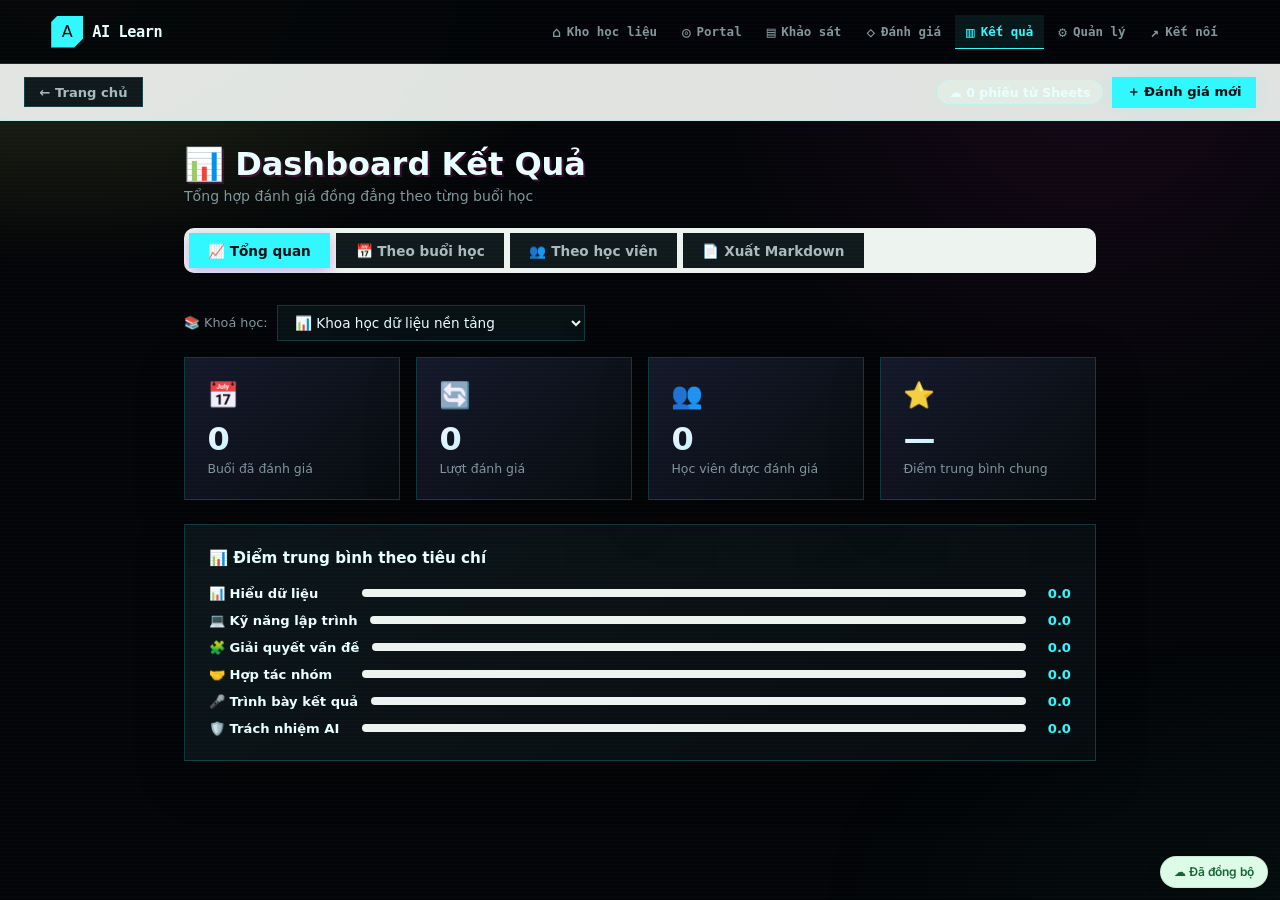
<file: docs/tools/khao-sat/ket-qua.html>
<!DOCTYPE html>
<html lang="vi">
<head>
  <meta charset="UTF-8"/>
  <meta name="viewport" content="width=device-width,initial-scale=1.0"/>
  <title>Kết Quả & Dashboard – STEM Portal</title>
  <link href="https://fonts.googleapis.com/css2?family=Inter:wght@300;400;500;600;700;800&display=swap" rel="stylesheet"/>
  <style>
    *,*::before,*::after{box-sizing:border-box;margin:0;padding:0}
    :root{
      --p:#7c3aed;--p2:#6d28d9;--s:#0ea5e9;--a:#f59e0b;
      --g:#10b981;--r:#ef4444;
      --bg:#080812;--sf:#12111f;--sf2:#1c1a30;--sf3:#252340;
      --bd:rgba(124,58,237,.2);--txt:#e8e6ff;--muted:#7c7a9c;
      --rad:14px;--shad:0 8px 32px rgba(0,0,0,.5);
    }
    body{font-family:'Inter',sans-serif;background:var(--bg);color:var(--txt);min-height:100vh}
    body::before{content:'';position:fixed;inset:0;
      background:radial-gradient(ellipse 70% 50% at 15% 10%,rgba(124,58,237,.2) 0%,transparent 55%),
        radial-gradient(ellipse 50% 40% at 85% 80%,rgba(14,165,233,.15) 0%,transparent 55%);
      pointer-events:none;z-index:0}

    .topbar{
      position:sticky;top:0;z-index:50;
      background:rgba(8,8,18,.85);backdrop-filter:blur(16px);
      border-bottom:1px solid var(--bd);
      padding:.8rem 1.5rem;
      display:flex;align-items:center;justify-content:space-between;gap:1rem}
    .back-btn{display:inline-flex;align-items:center;gap:.4rem;
      background:var(--sf2);border:1px solid var(--bd);border-radius:8px;
      padding:.4rem .9rem;font-size:.82rem;font-weight:600;color:var(--muted);
      cursor:pointer;text-decoration:none;transition:all .2s}
    .back-btn:hover{border-color:var(--p);color:var(--txt)}
    .chip{background:var(--sf3);border:1px solid var(--bd);border-radius:99px;
      padding:.3rem .8rem;font-size:.78rem;font-weight:600}

    .container{position:relative;z-index:5;max-width:960px;margin:0 auto;padding:1.5rem}

    /* tabs */
    .tabs{display:flex;gap:.4rem;background:var(--sf2);border-radius:10px;padding:.3rem;
      margin-bottom:2rem;overflow-x:auto}
    .tab{flex-shrink:0;padding:.6rem 1.2rem;border-radius:8px;cursor:pointer;
      font-size:.85rem;font-weight:600;color:var(--muted);transition:all .2s;border:none;
      background:transparent;font-family:inherit}
    .tab.active{background:var(--p);color:#fff;box-shadow:0 4px 14px rgba(124,58,237,.35)}
    .tab:hover:not(.active){color:var(--txt);background:var(--sf3)}

    .tab-panel{display:none;animation:slideU .35s ease}
    .tab-panel.active{display:block}

    /* stat cards */
    .stat-grid{display:grid;grid-template-columns:repeat(auto-fill,minmax(180px,1fr));gap:1rem;margin-bottom:1.5rem}
    .stat-card{background:var(--sf);border:1px solid var(--bd);border-radius:var(--rad);
      padding:1.4rem;position:relative;overflow:hidden}
    .stat-card::before{content:'';position:absolute;inset:0;
      background:linear-gradient(135deg,var(--glow,rgba(124,58,237,.08)),transparent);pointer-events:none}
    .stat-icon{font-size:1.6rem;margin-bottom:.6rem}
    .stat-val{font-size:2rem;font-weight:800;background:linear-gradient(135deg,#fff,var(--p));
      -webkit-background-clip:text;-webkit-text-fill-color:transparent}
    .stat-lbl{font-size:.78rem;color:var(--muted);margin-top:.2rem}

    /* radar / bar chart (CSS-based) */
    .bar-chart{display:flex;flex-direction:column;gap:.75rem}
    .bar-row{display:flex;align-items:center;gap:.8rem}
    .bar-name{font-size:.82rem;font-weight:600;min-width:140px;flex-shrink:0}
    .bar-track{flex:1;height:8px;background:var(--sf2);border-radius:99px;overflow:hidden}
    .bar-fill{height:100%;border-radius:99px;background:linear-gradient(90deg,var(--p),var(--s));
      transition:width .6s ease}
    .bar-val{font-size:.82rem;font-weight:700;color:var(--p);min-width:32px;text-align:right}

    /* session list */
    .session-list{display:flex;flex-direction:column;gap:.75rem}
    .sess-item{background:var(--sf);border:1px solid var(--bd);border-radius:12px;
      padding:1.1rem 1.3rem;display:flex;align-items:center;gap:1rem;cursor:pointer;
      transition:border-color .2s}
    .sess-item:hover{border-color:var(--p)}
    .sess-num{width:40px;height:40px;border-radius:10px;flex-shrink:0;
      background:linear-gradient(135deg,var(--p),var(--p2));
      display:flex;align-items:center;justify-content:center;font-weight:800;font-size:.9rem}
    .sess-info h4{font-size:.9rem;font-weight:700}
    .sess-info p{font-size:.76rem;color:var(--muted);margin-top:.15rem}
    .sess-meta{margin-left:auto;text-align:right}
    .sess-score{font-size:1.1rem;font-weight:800;color:var(--p)}
    .sess-count{font-size:.72rem;color:var(--muted)}
    .sess-status{display:inline-block;padding:.2rem .6rem;border-radius:99px;
      font-size:.72rem;font-weight:700;margin-top:.3rem}
    .status-done{background:rgba(16,185,129,.2);color:var(--g)}
    .status-partial{background:rgba(245,158,11,.2);color:var(--a)}
    .status-empty{background:var(--sf2);color:var(--muted)}

    /* peer scores table */
    .peer-table{width:100%;border-collapse:collapse;font-size:.82rem}
    .peer-table th{background:var(--sf2);padding:.7rem .9rem;text-align:left;font-weight:700;
      color:var(--muted);font-size:.75rem;letter-spacing:.05em}
    .peer-table td{padding:.7rem .9rem;border-bottom:1px solid var(--bd)}
    .peer-table tr:last-child td{border-bottom:none}
    .peer-table tr:hover td{background:rgba(124,58,237,.05)}
    .score-pill{display:inline-block;padding:.15rem .5rem;border-radius:5px;font-weight:700;font-size:.8rem}
    .score-5{background:rgba(16,185,129,.2);color:var(--g)}
    .score-4{background:rgba(14,165,233,.2);color:var(--s)}
    .score-3{background:rgba(245,158,11,.2);color:var(--a)}
    .score-2,.score-1{background:rgba(239,68,68,.2);color:var(--r)}

    /* markdown output */
    .md-wrap{position:relative}
    .copy-btn{position:absolute;top:.7rem;right:.7rem;
      background:var(--sf3);border:1px solid var(--bd);border-radius:8px;
      padding:.4rem .8rem;font-size:.78rem;font-weight:600;cursor:pointer;
      color:var(--muted);transition:all .2s;font-family:inherit}
    .copy-btn:hover{border-color:var(--p);color:var(--p)}
    .md-pre{background:#0d1117;border:1px solid #30363d;border-radius:10px;
      padding:1.5rem;font-family:'Courier New',monospace;font-size:.78rem;
      line-height:1.8;color:#c9d1d9;white-space:pre-wrap;overflow-x:auto;
      max-height:450px;overflow-y:auto}

    .card{background:var(--sf);border:1px solid var(--bd);border-radius:var(--rad);
      padding:1.5rem;margin-bottom:1rem;box-shadow:var(--shad)}
    .card-title{font-size:.95rem;font-weight:700;margin-bottom:1.2rem;
      display:flex;align-items:center;gap:.5rem}

    .btn{padding:.7rem 1.3rem;border:none;border-radius:10px;
      font-family:inherit;font-size:.85rem;font-weight:700;cursor:pointer;
      display:inline-flex;align-items:center;gap:.5rem;transition:all .2s;text-decoration:none}
    .btn-primary{background:linear-gradient(135deg,var(--p),var(--p2));color:#fff;
      box-shadow:0 4px 16px rgba(124,58,237,.35)}
    .btn-outline{background:transparent;border:1.5px solid var(--bd);color:var(--muted)}
    .btn-outline:hover{border-color:var(--p);color:var(--txt)}

    .empty{text-align:center;padding:3rem;color:var(--muted)}
    .empty-icon{font-size:3rem;margin-bottom:.8rem}

    @keyframes slideU{from{opacity:0;transform:translateY(16px)}to{opacity:1;transform:translateY(0)}}
  </style>
  <link rel="stylesheet" href="theme.css?v=3"/>
</head>
<body>

<div class="topbar">
  <a class="back-btn" href="portal.html">← Trang chủ</a>
  <div style="display:flex;gap:.5rem;align-items:center">
    <div class="chip" id="userChipTop">📊 Dashboard</div>
    <a class="btn btn-primary" href="danh-gia.html" style="padding:.4rem .9rem;font-size:.82rem">
      ＋ Đánh giá mới
    </a>
  </div>
</div>

<div class="container">
  <div style="margin-bottom:1.5rem">
    <h1 style="font-size:clamp(1.5rem,4vw,2rem);font-weight:800;
      background:linear-gradient(135deg,#fff,var(--p),var(--s));
      -webkit-background-clip:text;-webkit-text-fill-color:transparent">
      📊 Dashboard Kết Quả
    </h1>
    <p style="color:var(--muted);font-size:.88rem;margin-top:.3rem">
      Tổng hợp đánh giá đồng đẳng theo từng buổi học
    </p>
  </div>

  <!-- Tabs -->
  <div class="tabs">
    <button class="tab active" onclick="switchTab('overview')">📈 Tổng quan</button>
    <button class="tab" onclick="switchTab('sessions')">📅 Theo buổi học</button>
    <button class="tab" onclick="switchTab('peers')">👥 Theo học viên</button>
    <button class="tab" onclick="switchTab('markdown')">📄 Xuất Markdown</button>
  </div>

  <!-- TAB: Overview -->
  <div class="tab-panel active" id="tab-overview">
    <div class="stat-grid" id="statGrid"></div>
    <div class="card">
      <div class="card-title">📊 Điểm trung bình theo tiêu chí</div>
      <div class="bar-chart" id="criteriaChart"></div>
    </div>
  </div>

  <!-- TAB: Sessions -->
  <div class="tab-panel" id="tab-sessions">
    <div class="session-list" id="sessionList"></div>
  </div>

  <!-- TAB: Peers -->
  <div class="tab-panel" id="tab-peers">
    <div class="card">
      <div class="card-title">👥 Điểm đánh giá cho từng học viên</div>
      <div style="overflow-x:auto">
        <table class="peer-table" id="peerTable">
          <thead><tr id="peerTableHead"></tr></thead>
          <tbody id="peerTableBody"></tbody>
        </table>
      </div>
    </div>
  </div>

  <!-- TAB: Markdown -->
  <div class="tab-panel" id="tab-markdown">
    <div class="card">
      <div class="card-title">📄 Xuất Markdown</div>
      <p style="font-size:.83rem;color:var(--muted);margin-bottom:1rem">
        Chọn buổi học để xuất kết quả dưới dạng Markdown, có thể dán vào GitHub.
      </p>
      <select class="styled" id="mdSessionSelect" onchange="loadMdForSession()"
        style="background:var(--sf2);border:1.5px solid var(--bd);border-radius:10px;
        padding:.7rem 1rem;font-family:inherit;font-size:.9rem;color:var(--txt);
        outline:none;width:100%;margin-bottom:1rem">
        <option value="">— Chọn buổi học —</option>
      </select>
      <div class="md-wrap">
        <button class="copy-btn" onclick="copyMd()">📋 Copy</button>
        <pre class="md-pre" id="mdOutput">Chọn buổi học để xem nội dung Markdown...</pre>
      </div>
      <div style="margin-top:1rem;display:flex;gap:.75rem;flex-wrap:wrap">
        <button class="btn btn-primary" onclick="downloadMd()">⬇️ Tải về .md</button>
        <button class="btn btn-outline" onclick="copyMd()">📋 Sao chép</button>
      </div>
    </div>
  </div>
</div><!-- /container -->

<script src="js/cloud.js"></script>
<script>
  const ctx = JSON.parse(sessionStorage.getItem('stem_user') || 'null');
  let DB = null, criteria = [];

  fetch('data/students.json')
    .then(r=>r.json())
    .then(db=>{
      DB = db;
      criteria = db.criteria;
      if(ctx) document.getElementById('userChipTop').textContent = `${ctx.student.avatar} ${ctx.student.name}`;
      napKhoaHoc()                              // danh sách khoá + tiêu chí đúng nhóm
        .then(()=>{ buildDashboard(); return napTuSheets(); })
        .then(()=>buildDashboard());            // vẽ lại khi có dữ liệu đám mây
    });

  /* ── collect all evaluations from localStorage ── */
  function getAllEvals(){
    const result = []; // {courseId, studentId, sessionId, peerId, scores, note, savedAt}
    for(let i=0;i<localStorage.length;i++){
      const key = localStorage.key(i);
      if(!key.startsWith('stem_eval_')) continue;
      // dạng mới: stem_eval_{courseId}_{studentId}_sess{n} · dạng cũ: stem_eval_{studentId}_sess{n}
      const m = key.match(/^stem_eval_(?:(.+)_)?([^_]+)_sess(\d+)$/);
      if(!m) continue;
      const [, courseId, sid, sessId] = m;
      const data = JSON.parse(localStorage.getItem(key)||'{}');
      Object.entries(data).forEach(([peerId, ev])=>{
        result.push({ courseId: courseId || 'stem-microbit', studentId:sid, sessionId:sessId, peerId, ...ev });
      });
    }
    return result;
  }

  /* ── lấy đánh giá từ Google Sheets rồi gộp với dữ liệu máy ── */
  let cloudEvals = [], COURSES = [], GROUPS = [], courseId = '';

  /* ── bộ lọc khoá học ── */
  function napKhoaHoc(){
    return fetch('data/courses.json').then(r=>r.json()).then(d=>{
      COURSES = d.courses||[]; GROUPS = d.criteriaGroups||[];
      courseId = sessionStorage.getItem('stem_course') || (ctx&&ctx.course&&ctx.course.id) || (COURSES[0]&&COURSES[0].id) || '';
      veChonKhoa();
      apDungTieuChi();
    }).catch(()=>{});
  }
  function veChonKhoa(){
    const wrap = document.querySelector('.tabs');
    if(!wrap || document.getElementById('courseFilter')) return;
    const box = document.createElement('div');
    box.style.cssText = 'margin:0 0 1rem;display:flex;gap:.6rem;align-items:center;flex-wrap:wrap';
    box.innerHTML = `<span style="font-size:.8rem;color:var(--muted)">📚 Khoá học:</span>
      <select id="courseFilter" style="background:var(--sf2);border:1.5px solid var(--bd);border-radius:10px;
        padding:.5rem .8rem;color:var(--txt);font:inherit;font-size:.85rem">
        <option value="">— Tất cả khoá —</option>
        ${COURSES.map(c=>`<option value="${c.id}" ${c.id===courseId?'selected':''}>${c.icon||'📘'} ${c.title}</option>`).join('')}
      </select>`;
    wrap.parentNode.insertBefore(box, wrap.nextSibling);
    box.querySelector('#courseFilter').onchange = e=>{
      courseId = e.target.value;
      if(courseId) sessionStorage.setItem('stem_course', courseId);
      apDungTieuChi();
      buildDashboard();
    };
  }
  function apDungTieuChi(){
    const c = COURSES.find(x=>x.id===courseId);
    const g = GROUPS.find(x=>x.id===(c&&c.group));
    if(g && g.criteria && g.criteria.length) criteria = g.criteria;
  }

  function napTuSheets(){
    if(!window.STEMCloud || !STEMCloud.enabled()) return Promise.resolve([]);
    return STEMCloud.get('peer', { limit: 2000 }).then(r=>{
      cloudEvals = (r.data||[]).map(row=>{
        const g = GROUPS.find(x=>x.id===row['Nhóm']);
        const cs = (g && g.criteria) || criteria;
        const scores = {};
        cs.forEach(c=>{ const v = row[c.label]; if(v!=='' && v!=null && v!==undefined) scores[c.id] = Number(v); });
        return {
          courseId: row['Mã khoá'] || 'stem-microbit',
          studentId: row['Mã người đánh giá'] || row['Người đánh giá'],
          sessionId: String(row['Buổi số']||''),
          peerId: row['Mã bạn được ĐG'] || row['Bạn được đánh giá'],
          peerName: row['Bạn được đánh giá'] || '',
          scores, note: row['Nhận xét']||'', savedAt: row['Thời gian'], nguon: 'cloud'
        };
      });
      return cloudEvals;
    }).catch(()=>[]);
  }

  function gopEvals(){
    const local = getAllEvals();
    const key = e => `${e.courseId}|${e.studentId}|${e.sessionId}|${e.peerId}`;
    const map = new Map();
    cloudEvals.forEach(e=>map.set(key(e), e));
    local.forEach(e=>map.set(key(e), e));   // dữ liệu máy ưu tiên (mới nhất do người dùng vừa chấm)
    const all = [...map.values()];
    return courseId ? all.filter(e=>e.courseId===courseId) : all;
  }

  function buildDashboard(){
    const evals = gopEvals();
    renderStats(evals);
    renderCriteriaChart(evals);
    renderSessionList(evals);
    renderPeerTable(evals);
    renderMdSelect(evals);
    const chip = document.getElementById('userChipTop');
    if(window.STEMCloud && STEMCloud.enabled() && chip)
      chip.textContent = (ctx? `${ctx.student.avatar} ${ctx.student.name} · ` : '') + `☁️ ${cloudEvals.length} phiếu từ Sheets`;
  }

  /* ── stats ── */
  function renderStats(evals){
    const sessions = [...new Set(evals.map(e=>e.sessionId))];
    const peers = [...new Set(evals.map(e=>e.peerId))];
    const allScores = evals.flatMap(e=>criteria.map(c=>e.scores?.[c.id]).filter(Boolean));
    const avg = allScores.length ? (allScores.reduce((a,b)=>a+b,0)/allScores.length).toFixed(1) : '—';

    const grid = document.getElementById('statGrid');
    grid.innerHTML = [
      {icon:'📅',val:sessions.length,lbl:'Buổi đã đánh giá'},
      {icon:'🔄',val:evals.length,lbl:'Lượt đánh giá'},
      {icon:'👥',val:peers.length,lbl:'Học viên được đánh giá'},
      {icon:'⭐',val:avg,lbl:'Điểm trung bình chung'},
    ].map(s=>`
      <div class="stat-card">
        <div class="stat-icon">${s.icon}</div>
        <div class="stat-val">${s.val}</div>
        <div class="stat-lbl">${s.lbl}</div>
      </div>`).join('');
  }

  /* ── criteria bar chart ── */
  function renderCriteriaChart(evals){
    const chart = document.getElementById('criteriaChart');
    if(!criteria.length){ chart.innerHTML='<div class="empty"><div class="empty-icon">📊</div>Chưa có dữ liệu</div>'; return; }
    chart.innerHTML = criteria.map(c=>{
      const scores = evals.map(e=>e.scores?.[c.id]).filter(Boolean);
      const avg = scores.length ? scores.reduce((a,b)=>a+b,0)/scores.length : 0;
      const pct = avg/5*100;
      return `
        <div class="bar-row">
          <div class="bar-name">${c.icon} ${c.label}</div>
          <div class="bar-track"><div class="bar-fill" style="width:${pct}%"></div></div>
          <div class="bar-val">${avg.toFixed(1)}</div>
        </div>`;
    }).join('');
  }

  /* ── session list ── */
  function renderSessionList(evals){
    const list = document.getElementById('sessionList');
    if(!DB){ return; }
    list.innerHTML = DB.sessions.map(sess=>{
      const sessEvals = evals.filter(e=>e.sessionId==sess.id);
      const done = [...new Set(sessEvals.map(e=>e.peerId))].length;
      const allScores = sessEvals.flatMap(e=>criteria.map(c=>e.scores?.[c.id]).filter(Boolean));
      const avg = allScores.length ? (allScores.reduce((a,b)=>a+b,0)/allScores.length).toFixed(1) : '—';
      const statusClass = sessEvals.length===0?'status-empty':done>=3?'status-done':'status-partial';
      const statusText = sessEvals.length===0?'Chưa đánh giá':done>=3?'Hoàn thành':'Đang làm';
      return `
        <div class="sess-item" onclick="switchTab('peers')">
          <div class="sess-num">${sess.id}</div>
          <div class="sess-info">
            <h4>${sess.title}</h4>
            <p>Giai đoạn ${sess.phase} · ${sessEvals.length} lượt đánh giá</p>
          </div>
          <div class="sess-meta">
            <div class="sess-score">${avg !== '—' ? avg+'/5' : '—'}</div>
            <div class="sess-count">${done} học viên</div>
            <div class="sess-status ${statusClass}">${statusText}</div>
          </div>
        </div>`;
    }).join('');
  }

  /* ── peer table ── */
  function renderPeerTable(evals){
    if(!DB||!criteria.length) return;
    const head = document.getElementById('peerTableHead');
    const body = document.getElementById('peerTableBody');

    head.innerHTML = `<th>Học viên</th><th>Lớp</th>${criteria.map(c=>`<th>${c.icon} ${c.label}</th>`).join('')}<th>TB</th>`;

    const students = DB.students;
    body.innerHTML = students.map(s=>{
      const sEvals = evals.filter(e=>e.peerId===s.id);
      if(!sEvals.length) return `<tr><td>${s.avatar} ${s.name}</td><td>${s.classId}</td>${criteria.map(()=>'<td>—</td>').join('')}<td>—</td></tr>`;
      const cScores = criteria.map(c=>{
        const sc = sEvals.map(e=>e.scores?.[c.id]).filter(Boolean);
        return sc.length ? (sc.reduce((a,b)=>a+b,0)/sc.length).toFixed(1) : '—';
      });
      const nums = cScores.filter(s=>s!=='—').map(Number);
      const avg = nums.length ? (nums.reduce((a,b)=>a+b,0)/nums.length).toFixed(1) : '—';
      const cells = cScores.map(v=>`<td>${v!=='—'?`<span class="score-pill score-${Math.round(v)}">${v}</span>`:'—'}</td>`).join('');
      return `<tr><td>${s.avatar} ${s.name}</td><td>${s.classId}</td>${cells}<td><strong>${avg}</strong></td></tr>`;
    }).join('');
  }

  /* ── markdown tab ── */
  function renderMdSelect(evals){
    const sel = document.getElementById('mdSessionSelect');
    sel.innerHTML = '<option value="">— Chọn buổi học —</option>';  // tránh nhân đôi khi vẽ lại
    const sessions = [...new Set(evals.map(e=>e.sessionId))].filter(Boolean).sort((a,b)=>a-b);
    sessions.forEach(id=>{
      const sess = DB?.sessions.find(s=>s.id==id);
      const o = document.createElement('option');
      o.value = id;
      o.textContent = `Buổi ${id}${sess?' – '+sess.title:''}`;
      sel.appendChild(o);
    });
    // also check latest from sessionStorage
    const latest = sessionStorage.getItem('latest_md');
    if(latest){
      const o = document.createElement('option');
      o.value = 'latest'; o.textContent = '⭐ Đánh giá vừa hoàn thành';
      sel.insertBefore(o, sel.children[1]);
    }
  }

  function loadMdForSession(){
    const val = document.getElementById('mdSessionSelect').value;
    if(!val){ document.getElementById('mdOutput').textContent='Chọn buổi học...'; return; }
    if(val==='latest'){
      document.getElementById('mdOutput').textContent = sessionStorage.getItem('latest_md')||'Không có dữ liệu.';
      return;
    }
    // find student who did the eval
    const key = Object.keys(localStorage).find(k=>k.includes(`_sess${val}`));
    if(key){
      const mdKey = key.replace('stem_eval_','stem_md_');
      const md = localStorage.getItem(mdKey);
      document.getElementById('mdOutput').textContent = md || generateMdForSession(val);
    } else {
      document.getElementById('mdOutput').textContent = 'Không tìm thấy dữ liệu cho buổi này.';
    }
  }

  function generateMdForSession(sessId){
    const evals = getAllEvals().filter(e=>e.sessionId==sessId);
    const sess = DB?.sessions.find(s=>s.id==sessId);
    const lines = [
      `# 📊 Kết Quả Đánh Giá – Buổi ${sessId}`,
      sess ? `*${sess.title}*` : '',
      ``,`**Ngày xuất:** ${new Date().toLocaleDateString('vi-VN')}`,
      `**Số lượt đánh giá:** ${evals.length}`,``,
      `## Bảng Điểm`,``,
      `| Học viên | ${criteria.map(c=>c.label).join(' | ')} | TB |`,
      `|----------|${criteria.map(()=>'---').join('|')}|----|`,
    ];
    const peers = [...new Set(evals.map(e=>e.peerId))];
    peers.forEach(pid=>{
      const pEvals = evals.filter(e=>e.peerId===pid);
      const student = DB?.students.find(s=>s.id===pid);
      const scores = criteria.map(c=>{
        const sc = pEvals.map(e=>e.scores?.[c.id]).filter(Boolean);
        return sc.length?(sc.reduce((a,b)=>a+b,0)/sc.length).toFixed(1):'—';
      });
      const nums = scores.filter(s=>s!=='—').map(Number);
      const avg = nums.length?(nums.reduce((a,b)=>a+b,0)/nums.length).toFixed(1):'—';
      lines.push(`| ${student?.name||pid} | ${scores.join(' | ')} | **${avg}** |`);
    });
    return lines.join('\n');
  }

  function copyMd(){
    const text = document.getElementById('mdOutput').textContent;
    navigator.clipboard.writeText(text).then(()=>{
      const btn = document.querySelector('.copy-btn');
      btn.textContent='✅ Đã copy!';
      setTimeout(()=>btn.textContent='📋 Copy',2000);
    });
  }

  function downloadMd(){
    const text = document.getElementById('mdOutput').textContent;
    const val = document.getElementById('mdSessionSelect').value || 'ket-qua';
    const blob = new Blob([text],{type:'text/markdown'});
    const a = document.createElement('a');
    a.href = URL.createObjectURL(blob);
    a.download = `danh-gia-buoi-${val}.md`;
    a.click();
  }

  function switchTab(name){
    document.querySelectorAll('.tab').forEach((t,i)=>{
      const names=['overview','sessions','peers','markdown'];
      t.classList.toggle('active',names[i]===name);
    });
    document.querySelectorAll('.tab-panel').forEach(p=>{
      p.classList.toggle('active',p.id==='tab-'+name);
    });
  }
</script>
<script src="js/navigation.js"></script>
</body>
</html>
</file>
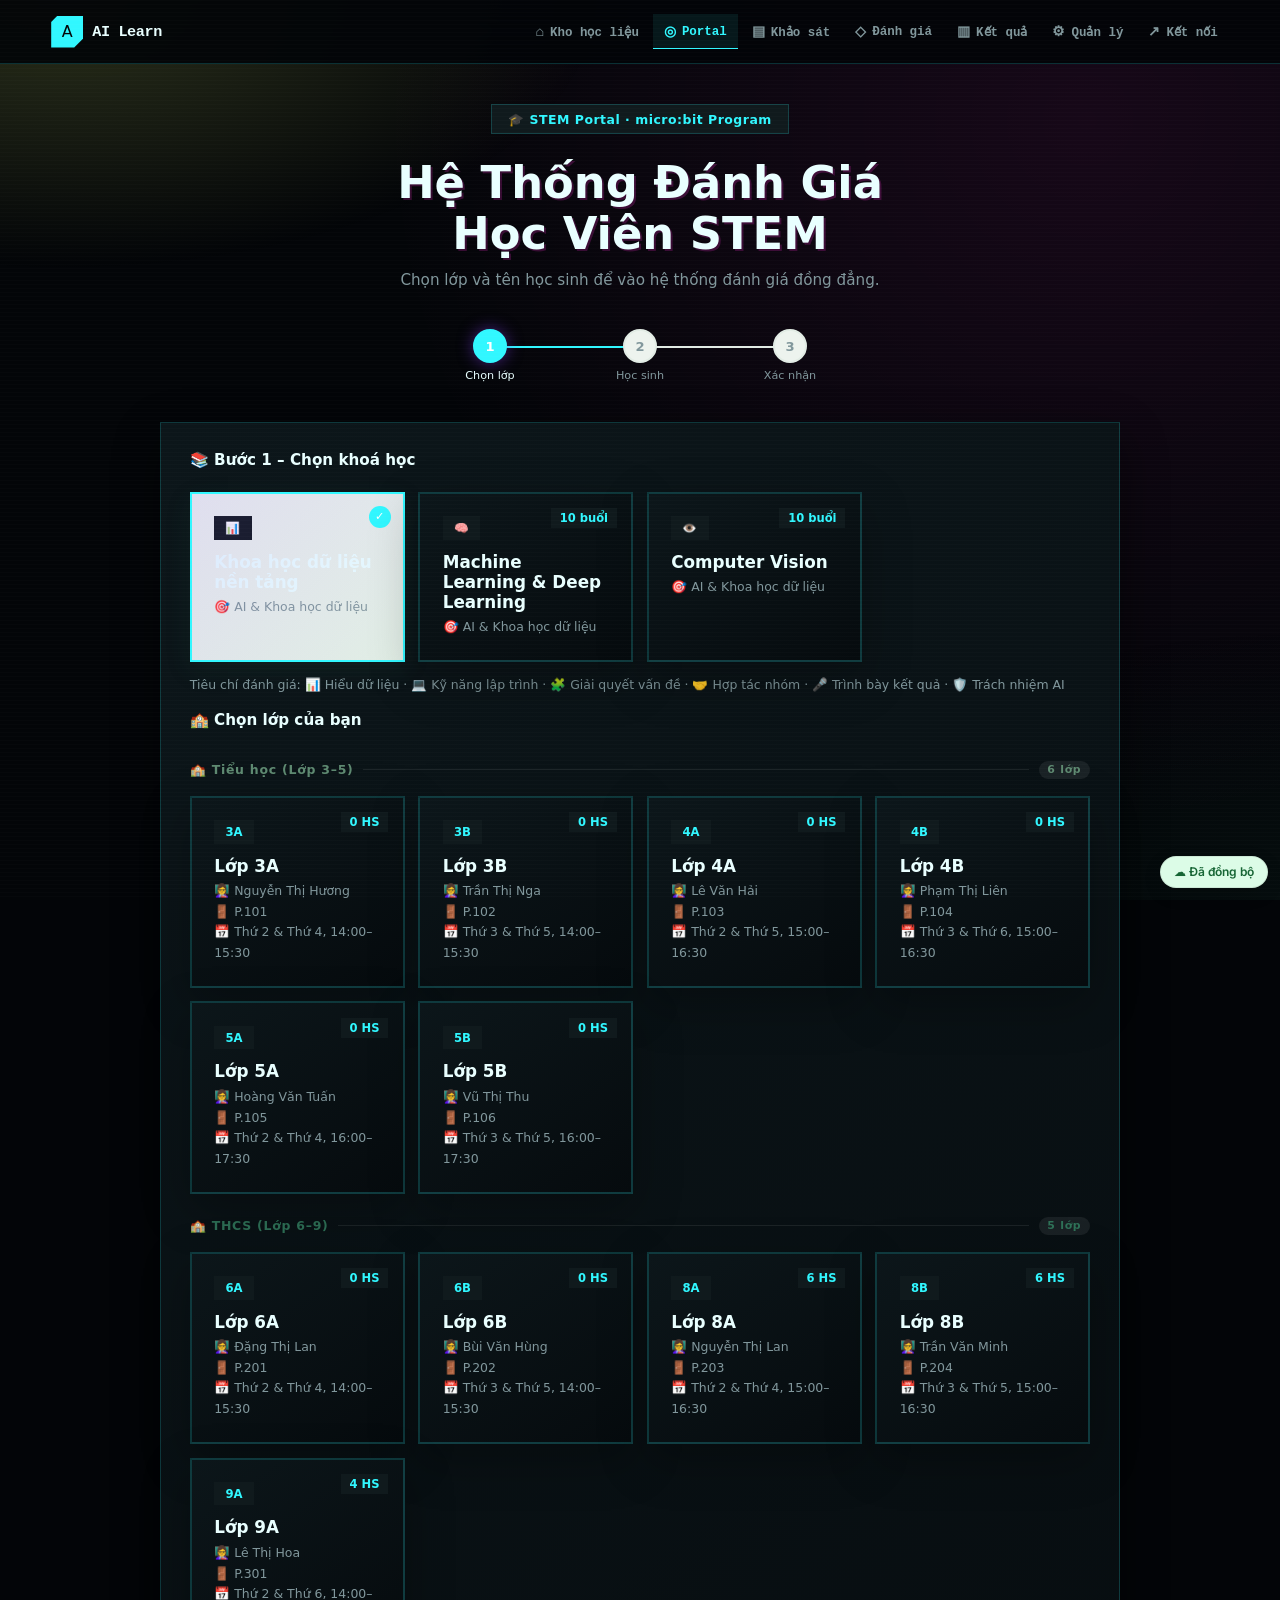
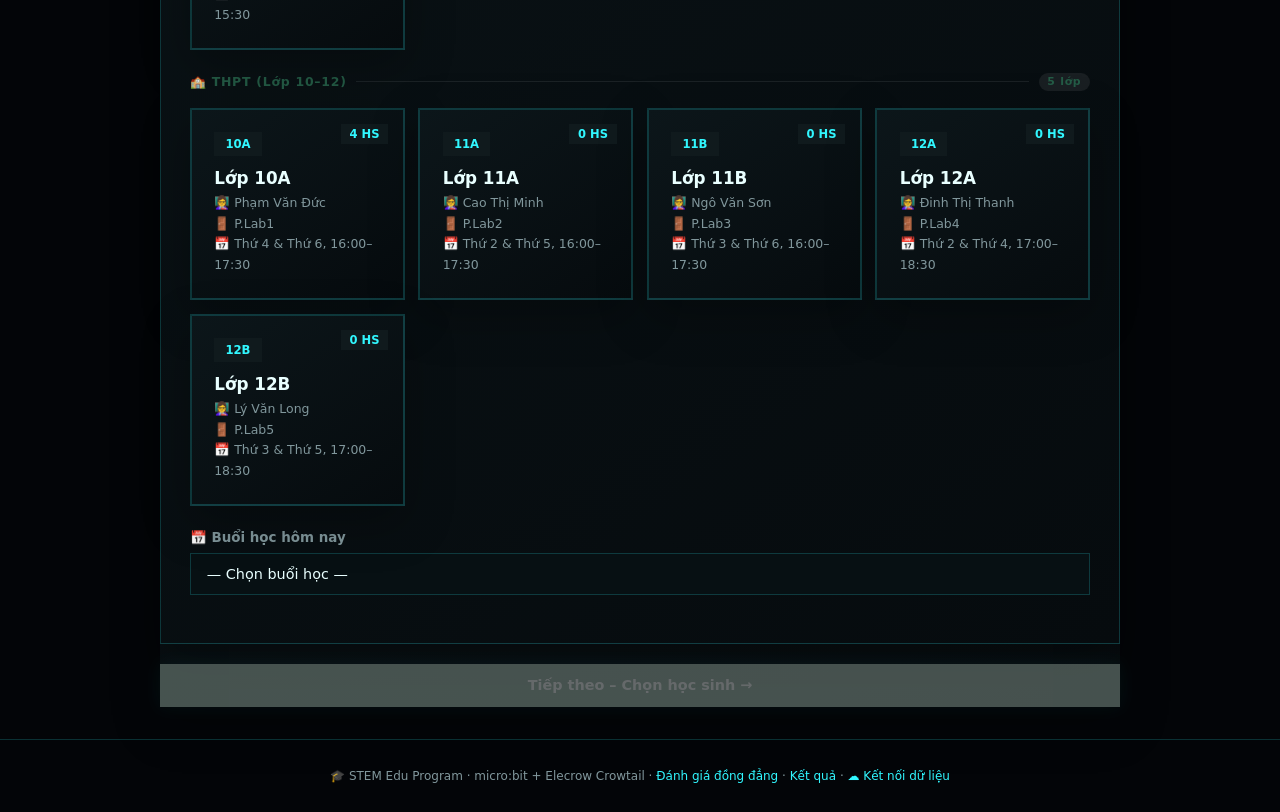
<file: docs/tools/khao-sat/portal.html>
<!DOCTYPE html>
<html lang="vi">
<head>
  <meta charset="UTF-8"/>
  <meta name="viewport" content="width=device-width,initial-scale=1.0"/>
  <title>STEM Portal – Chọn lớp & Đăng nhập</title>
  <link href="https://fonts.googleapis.com/css2?family=Inter:wght@300;400;500;600;700;800&display=swap" rel="stylesheet"/>
  <style>
    *,*::before,*::after{box-sizing:border-box;margin:0;padding:0}
    :root{
      --p:#7c3aed;--p2:#6d28d9;--s:#0ea5e9;--a:#f59e0b;
      --g:#10b981;--r:#ef4444;
      --bg:#080812;--sf:#12111f;--sf2:#1c1a30;--sf3:#252340;
      --bd:rgba(124,58,237,.25);--txt:#e8e6ff;--muted:#7c7a9c;
      --rad:14px;--shad:0 8px 32px rgba(0,0,0,.5);
    }
    html{scroll-behavior:smooth}
    body{font-family:'Inter',sans-serif;background:var(--bg);color:var(--txt);min-height:100vh;overflow-x:hidden}
    body::before{content:'';position:fixed;inset:0;
      background:
        radial-gradient(ellipse 70% 50% at 15% 10%,rgba(124,58,237,.2) 0%,transparent 55%),
        radial-gradient(ellipse 50% 40% at 85% 80%,rgba(14,165,233,.15) 0%,transparent 55%);
      pointer-events:none;z-index:0}

    /* ── layout ── */
    .container{position:relative;z-index:5;max-width:1000px;margin:0 auto;padding:0 1.25rem}

    /* ── header ── */
    header{padding:2.5rem 1.25rem 0;text-align:center;position:relative;z-index:5}
    .logo{display:inline-flex;align-items:center;gap:.6rem;
      background:rgba(124,58,237,.15);border:1px solid var(--bd);
      border-radius:99px;padding:.45rem 1.2rem;margin-bottom:1.4rem;
      font-size:.78rem;font-weight:700;letter-spacing:.06em;color:var(--p)}
    h1{font-size:clamp(1.8rem,5vw,2.8rem);font-weight:800;line-height:1.15;margin-bottom:.7rem;
      background:linear-gradient(135deg,#fff 0%,var(--p) 45%,var(--s) 100%);
      -webkit-background-clip:text;-webkit-text-fill-color:transparent}
    .subtitle{color:var(--muted);font-size:.95rem;margin-bottom:2.5rem}

    /* ── step indicator ── */
    .steps{display:flex;align-items:center;justify-content:center;margin-bottom:2.5rem;position:relative;z-index:5}
    .step{display:flex;flex-direction:column;align-items:center;gap:.35rem;
      flex:1;max-width:150px;position:relative}
    .step:not(:last-child)::after{content:'';position:absolute;top:17px;left:58%;width:84%;height:2px;
      background:var(--sf3);transition:background .4s}
    .step.done:not(:last-child)::after,.step.active:not(:last-child)::after{background:var(--p)}
    .step-circle{width:34px;height:34px;border-radius:50%;
      background:var(--sf2);border:2px solid var(--sf3);
      display:flex;align-items:center;justify-content:center;
      font-size:.82rem;font-weight:700;color:var(--muted);
      transition:all .35s;z-index:1}
    .step.active .step-circle{background:var(--p);border-color:var(--p);color:#fff;box-shadow:0 0 16px rgba(124,58,237,.5)}
    .step.done .step-circle{background:var(--g);border-color:var(--g);color:#fff}
    .step-label{font-size:.7rem;color:var(--muted);font-weight:500;text-align:center;transition:color .3s}
    .step.active .step-label{color:var(--txt)}

    /* ── panels ── */
    .panel{display:none;animation:slideU .4s ease}
    .panel.active{display:block}

    /* ── card ── */
    .card{background:var(--sf);border:1px solid var(--bd);border-radius:var(--rad);
      padding:1.8rem;box-shadow:var(--shad);margin-bottom:1.25rem}
    .card-title{font-size:.95rem;font-weight:700;margin-bottom:1.4rem;
      display:flex;align-items:center;gap:.5rem;color:var(--txt)}

    /* ── class grid ── */
    .class-grid{display:grid;grid-template-columns:repeat(auto-fill,minmax(210px,1fr));gap:.85rem;margin-bottom:1.5rem}
    .class-card{background:var(--sf2);border:2px solid var(--bd);border-radius:var(--rad);
      padding:1.4rem;cursor:pointer;transition:all .25s;position:relative;overflow:hidden}
    .class-card::before{content:'';position:absolute;inset:0;
      background:linear-gradient(135deg,rgba(124,58,237,.12),transparent);opacity:0;transition:.3s}
    .class-card:hover{border-color:rgba(124,58,237,.6);transform:translateY(-3px);
      box-shadow:0 10px 28px rgba(124,58,237,.25)}
    .class-card:hover::before{opacity:1}
    .class-card.selected{border-color:var(--p);background:rgba(124,58,237,.12)}
    .class-card.selected::before{opacity:1}
    .class-badge{display:inline-flex;align-items:center;gap:.4rem;
      background:rgba(124,58,237,.2);border-radius:8px;padding:.3rem .7rem;
      font-size:.73rem;font-weight:700;color:var(--p);margin-bottom:.75rem}
    .class-name{font-size:1.05rem;font-weight:700;margin-bottom:.35rem}
    .class-meta{font-size:.78rem;color:var(--muted);line-height:1.65}
    .class-badge-cnt{position:absolute;top:.9rem;right:.9rem;
      background:var(--sf3);border-radius:99px;padding:.18rem .55rem;
      font-size:.72rem;font-weight:600;color:var(--a)}
    .check-mark{position:absolute;top:.75rem;right:.75rem;
      width:22px;height:22px;border-radius:50%;background:var(--p);
      display:none;align-items:center;justify-content:center;font-size:.7rem;color:#fff}
    .class-card.selected .check-mark{display:flex}
    .class-card.selected .class-badge-cnt{display:none}

    /* ── session select ── */
    .field-group{margin-bottom:1.2rem}
    .field-group label{display:block;font-size:.84rem;font-weight:600;
      color:var(--muted);margin-bottom:.5rem}
    select.styled,input.styled{
      width:100%;background:var(--sf2);border:1.5px solid var(--bd);
      border-radius:10px;padding:.75rem 1rem;font-family:inherit;font-size:.9rem;
      color:var(--txt);outline:none;cursor:pointer;
      transition:border-color .25s,box-shadow .25s;appearance:none}
    select.styled:focus,input.styled:focus{border-color:var(--p);box-shadow:0 0 0 3px rgba(124,58,237,.18)}
    select.styled option{background:var(--sf)}

    /* ── student grid ── */
    .search-bar{width:100%;background:var(--sf2);border:1.5px solid var(--bd);
      border-radius:10px;padding:.7rem 1rem;font-family:inherit;font-size:.88rem;
      color:var(--txt);outline:none;margin-bottom:1rem;transition:border-color .25s}
    .search-bar:focus{border-color:var(--p);box-shadow:0 0 0 3px rgba(124,58,237,.18)}
    .search-bar::placeholder{color:var(--muted)}

    .student-grid{display:grid;grid-template-columns:repeat(auto-fill,minmax(150px,1fr));
      gap:.7rem;max-height:360px;overflow-y:auto;padding-right:.2rem}
    .student-grid::-webkit-scrollbar{width:4px}
    .student-grid::-webkit-scrollbar-thumb{background:var(--p);border-radius:2px}
    .student-grid::-webkit-scrollbar-track{background:var(--sf2);border-radius:2px}

    .student-card{background:var(--sf2);border:1.5px solid var(--bd);border-radius:12px;
      padding:1rem .75rem;text-align:center;cursor:pointer;transition:all .2s;position:relative}
    .student-card:hover{border-color:rgba(124,58,237,.6);transform:translateY(-2px)}
    .student-card.selected{border-color:var(--p);background:rgba(124,58,237,.15)}
    .sc-avatar{font-size:1.9rem;margin-bottom:.35rem}
    .sc-name{font-size:.8rem;font-weight:600;line-height:1.3;color:var(--txt)}
    .sc-id{font-size:.68rem;color:var(--muted);margin-top:.18rem}
    .sc-check{position:absolute;top:.38rem;right:.38rem;width:17px;height:17px;
      border-radius:50%;background:var(--p);display:none;align-items:center;
      justify-content:center;font-size:.6rem;color:#fff}
    .student-card.selected .sc-check{display:flex}

    /* ── empty state ── */
    .empty{text-align:center;padding:2rem 1rem;color:var(--muted);font-size:.88rem}
    .empty-icon{font-size:2.2rem;margin-bottom:.5rem}

    /* ── info box ── */
    .info-row{display:grid;grid-template-columns:repeat(auto-fill,minmax(130px,1fr));gap:.75rem;margin-bottom:.5rem}
    .info-box{background:var(--sf2);border-radius:10px;padding:.9rem;text-align:center}
    .ib-icon{font-size:1.3rem;margin-bottom:.3rem}
    .ib-val{font-size:.95rem;font-weight:700}
    .ib-lbl{font-size:.7rem;color:var(--muted);margin-top:.15rem}

    /* ── action buttons ── */
    .action-grid{display:grid;grid-template-columns:1fr 1fr;gap:.75rem;margin-top:1.2rem}
    @media(max-width:480px){.action-grid{grid-template-columns:1fr}}
    .action-btn{display:flex;align-items:center;gap:.6rem;padding:.9rem 1rem;
      border-radius:12px;border:none;cursor:pointer;font-family:inherit;
      font-size:.87rem;font-weight:700;text-decoration:none;transition:all .2s}
    .ab-primary{background:linear-gradient(135deg,var(--p),var(--p2));color:#fff;
      box-shadow:0 4px 18px rgba(124,58,237,.4)}
    .ab-primary:hover{transform:translateY(-2px);box-shadow:0 8px 26px rgba(124,58,237,.55)}
    .ab-success{background:linear-gradient(135deg,var(--g),#059669);color:#fff;
      box-shadow:0 4px 18px rgba(16,185,129,.35)}
    .ab-success:hover{transform:translateY(-2px)}
    .ab-outline{background:var(--sf2);border:1.5px solid var(--bd);color:var(--muted)}
    .ab-outline:hover{border-color:var(--p);color:var(--txt)}
    .ab-icon{font-size:1.2rem}

    /* ── nav buttons ── */
    .nav-row{display:flex;gap:.75rem;margin-top:1.25rem;margin-bottom:2rem}
    .btn{flex:1;padding:.85rem;border:none;border-radius:var(--rad);
      font-family:inherit;font-size:.9rem;font-weight:700;cursor:pointer;
      display:flex;align-items:center;justify-content:center;gap:.5rem;transition:all .2s}
    .btn-outline{background:transparent;border:1.5px solid var(--bd);color:var(--muted)}
    .btn-outline:hover{border-color:var(--p);color:var(--txt)}
    .btn-primary{background:linear-gradient(135deg,var(--p),var(--p2));color:#fff;
      box-shadow:0 4px 18px rgba(124,58,237,.4)}
    .btn-primary:hover{transform:translateY(-2px);box-shadow:0 8px 26px rgba(124,58,237,.5)}
    .btn-primary:disabled{opacity:.38;pointer-events:none;transform:none}

    /* ── add student modal ── */
    #addModal{display:none;position:fixed;inset:0;z-index:200;
      background:rgba(8,8,18,.88);backdrop-filter:blur(14px);
      align-items:center;justify-content:center;padding:1.25rem}
    #addModal.show{display:flex}
    .modal-box{background:var(--sf);border:1px solid var(--bd);border-radius:20px;
      padding:2rem;width:100%;max-width:500px;animation:popIn .35s ease;
      max-height:90vh;overflow-y:auto}
    .modal-box h2{font-size:1.2rem;font-weight:800;margin-bottom:1.5rem;
      display:flex;align-items:center;gap:.5rem}
    .modal-field{margin-bottom:1.1rem}
    .modal-field label{display:block;font-size:.82rem;font-weight:600;
      color:var(--muted);margin-bottom:.4rem}
    .modal-field input,.modal-field select{
      width:100%;background:var(--sf2);border:1.5px solid var(--bd);
      border-radius:10px;padding:.7rem .95rem;font-family:inherit;font-size:.9rem;
      color:var(--txt);outline:none;transition:border-color .25s}
    .modal-field input:focus,.modal-field select:focus{border-color:var(--p);box-shadow:0 0 0 3px rgba(124,58,237,.18)}
    .modal-field select option{background:var(--sf)}
    .modal-row{display:flex;gap:.75rem}
    .modal-row .modal-field{flex:1}
    .modal-actions{display:flex;gap:.75rem;margin-top:1.4rem}
    .modal-btn{flex:1;padding:.8rem;border:none;border-radius:10px;
      font-family:inherit;font-size:.88rem;font-weight:700;cursor:pointer;transition:all .2s}
    .modal-btn-cancel{background:var(--sf2);color:var(--muted);border:1.5px solid var(--bd)}
    .modal-btn-cancel:hover{border-color:var(--p);color:var(--txt)}
    .modal-btn-save{background:linear-gradient(135deg,var(--p),var(--p2));color:#fff;
      box-shadow:0 4px 16px rgba(124,58,237,.35)}
    .modal-btn-save:hover{transform:translateY(-2px)}

    /* ── import panel ── */
    .import-area{background:var(--sf2);border:2px dashed var(--bd);border-radius:12px;
      padding:1.5rem;text-align:center;cursor:pointer;transition:border-color .25s;margin-bottom:1rem}
    .import-area:hover{border-color:var(--p)}
    .import-area p{font-size:.85rem;color:var(--muted);margin-top:.4rem}
    textarea.import-ta{width:100%;background:var(--sf2);border:1.5px solid var(--bd);
      border-radius:10px;padding:.75rem;font-family:'Courier New',monospace;
      font-size:.8rem;color:var(--txt);outline:none;resize:vertical;min-height:120px;
      margin-top:.75rem;transition:border-color .25s}
    textarea.import-ta:focus{border-color:var(--p)}
    textarea.import-ta::placeholder{color:var(--muted)}

    /* ── toast ── */
    .toast{position:fixed;bottom:1.5rem;right:1.5rem;z-index:999;
      background:var(--sf);border:1px solid rgba(16,185,129,.4);border-radius:12px;
      padding:.85rem 1.3rem;display:flex;align-items:center;gap:.6rem;
      box-shadow:var(--shad);transform:translateX(160%);transition:transform .35s ease;
      font-size:.87rem;font-weight:600}
    .toast.show{transform:translateX(0)}

    /* ── tab switcher ── */
    .tab-row{display:flex;gap:.4rem;background:var(--sf2);border-radius:10px;
      padding:.3rem;margin-bottom:1.3rem}
    .tab-btn{flex:1;padding:.55rem;border:none;border-radius:8px;cursor:pointer;
      font-family:inherit;font-size:.8rem;font-weight:600;
      color:var(--muted);background:transparent;transition:all .2s}
    .tab-btn.active{background:var(--p);color:#fff;box-shadow:0 3px 12px rgba(124,58,237,.35)}

    /* ── animations ── */
    @keyframes slideU{from{opacity:0;transform:translateY(18px)}to{opacity:1;transform:translateY(0)}}
    @keyframes popIn{from{opacity:0;transform:scale(.88)}to{opacity:1;transform:scale(1)}}

    footer{text-align:center;padding:1.8rem 1rem;font-size:.75rem;color:var(--muted);
      border-top:1px solid var(--bd);position:relative;z-index:5}
    footer a{color:var(--p);text-decoration:none}
    @media(max-width:540px){.step-label{display:none}.nav-row{flex-direction:column}}
  </style>
  <link rel="stylesheet" href="theme.css?v=3"/>
</head>
<body>

<!-- ── Toast ── -->
<div class="toast" id="toast">✅ <span id="toastMsg">Đã lưu!</span></div>

<!-- ── Add Student Modal ── -->
<div id="addModal">
  <div class="modal-box">
    <h2>➕ Thêm học sinh mới</h2>

    <!-- tabs inside modal -->
    <div class="tab-row">
      <button class="tab-btn active" onclick="switchModalTab('single')">👤 Thêm 1 người</button>
      <button class="tab-btn" onclick="switchModalTab('bulk')">📋 Nhập danh sách</button>
    </div>

    <!-- Single -->
    <div id="modalTabSingle">
      <div class="modal-row">
        <div class="modal-field">
          <label>Họ và tên <span style="color:#ef4444">*</span></label>
          <input type="text" id="newName" placeholder="Nguyễn Văn A"/>
        </div>
        <div class="modal-field" style="max-width:90px">
          <label>Avatar</label>
          <select id="newAvatar">
            <option>🧑</option><option>👦</option><option>👧</option>
            <option>👩</option><option>🧒</option><option>👨</option>
          </select>
        </div>
      </div>
      <div class="modal-row">
        <div class="modal-field">
          <label>Lớp <span style="color:#ef4444">*</span></label>
          <select id="newClass"></select>
        </div>
        <div class="modal-field">
          <label>Mã học sinh</label>
          <input type="text" id="newId" placeholder="Tự tạo nếu để trống"/>
        </div>
      </div>
    </div>

    <!-- Bulk -->
    <div id="modalTabBulk" style="display:none">
      <p style="font-size:.82rem;color:var(--muted);margin-bottom:.8rem">
        Mỗi dòng một học sinh. Định dạng: <code style="color:var(--p)">Tên | Lớp</code> hoặc chỉ <code style="color:var(--p)">Tên</code> (sẽ vào lớp đang chọn).
      </p>
      <textarea class="import-ta" id="bulkInput" placeholder="Nguyễn Văn An | 8A
Trần Thị Bình | 8A
Lê Hoàng Cường | 8B
Phạm Thị Dung
..."></textarea>
      <p style="font-size:.75rem;color:var(--muted);margin-top:.4rem" id="bulkPreview"></p>
    </div>

    <div class="modal-actions">
      <button class="modal-btn modal-btn-cancel" onclick="closeModal()">Huỷ</button>
      <button class="modal-btn modal-btn-save" onclick="saveNewStudent()">💾 Lưu học sinh</button>
    </div>
  </div>
</div>

<!-- ══════════════════════════════ PAGE ══════════════════════════════ -->
<header>
  <div class="logo">🎓 STEM Portal · micro:bit Program</div>
  <h1>Hệ Thống Đánh Giá<br/>Học Viên STEM</h1>
  <p class="subtitle">Chọn lớp và tên học sinh để vào hệ thống đánh giá đồng đẳng.</p>

  <div class="steps">
    <div class="step active" id="step1"><div class="step-circle">1</div><div class="step-label">Chọn lớp</div></div>
    <div class="step" id="step2"><div class="step-circle">2</div><div class="step-label">Học sinh</div></div>
    <div class="step" id="step3"><div class="step-circle">3</div><div class="step-label">Xác nhận</div></div>
  </div>
</header>

<div class="container">

  <!-- ══ PANEL 1: Chọn lớp ══ -->
  <div class="panel active" id="panel1">
    <div class="card">
      <div class="card-title">📚 Bước 1 – Chọn khoá học</div>
      <div class="class-grid" id="courseGrid">
        <!-- rendered by JS -->
      </div>
      <p style="font-size:.78rem;color:var(--muted);margin:-.6rem 0 1.2rem" id="courseHint">
        Mỗi khoá có bộ tiêu chí đánh giá riêng.
      </p>

      <div class="card-title">🏫 Chọn lớp của bạn</div>
      <div class="class-grid" id="classGrid">
        <!-- rendered by JS -->
      </div>

      <div class="field-group">
        <label>📅 Buổi học hôm nay</label>
        <select class="styled" id="sessionSelect">
          <option value="">— Chọn buổi học —</option>
        </select>
      </div>
    </div>

    <div class="nav-row">
      <button class="btn btn-primary" id="toStep2Btn" disabled onclick="goToStep2()">
        Tiếp theo – Chọn học sinh →
      </button>
    </div>
  </div>

  <!-- ══ PANEL 2: Học sinh ══ -->
  <div class="panel" id="panel2">
    <div class="card">
      <div class="card-title">👤 Bước 2 – Bạn là ai?</div>

      <input class="search-bar" id="studentSearch" placeholder="🔍 Tìm tên học sinh..." oninput="filterStudents()"/>

      <div class="student-grid" id="studentGrid">
        <!-- rendered by JS -->
      </div>

      <div style="margin-top:1.1rem;display:flex;gap:.6rem;flex-wrap:wrap;align-items:center">
        <button onclick="openModal()" style="display:inline-flex;align-items:center;gap:.4rem;
          background:rgba(124,58,237,.15);border:1.5px solid rgba(124,58,237,.4);
          border-radius:99px;padding:.45rem 1rem;font-size:.8rem;font-weight:700;
          color:var(--p);cursor:pointer;transition:all .2s;font-family:inherit">
          ➕ Thêm học sinh mới
        </button>
        <span style="font-size:.75rem;color:var(--muted)" id="studentCount"></span>
      </div>
    </div>

    <div class="nav-row">
      <button class="btn btn-outline" onclick="goToStep1()">← Quay lại</button>
      <button class="btn btn-primary" id="toStep3Btn" disabled onclick="goToStep3()">
        Tiếp theo – Xác nhận →
      </button>
    </div>
  </div>

  <!-- ══ PANEL 3: Xác nhận ══ -->
  <div class="panel" id="panel3">
    <div class="card">
      <div class="card-title">✅ Bước 3 – Xác nhận thông tin</div>
      <div class="info-row" id="confirmInfo"></div>
    </div>

    <div class="card" style="margin-top:0">
      <div class="card-title">🎯 Bạn muốn làm gì?</div>
      <div class="action-grid" id="actionGrid"></div>
    </div>

    <div class="nav-row">
      <button class="btn btn-outline" onclick="goToStep2()">← Quay lại</button>
    </div>
  </div>

</div><!-- /container -->

<footer>
  🎓 STEM Edu Program · micro:bit + Elecrow Crowtail ·
  <a href="danh-gia.html">Đánh giá đồng đẳng</a> ·
  <a href="ket-qua.html">Kết quả</a> ·
  <a href="ket-noi.html">☁️ Kết nối dữ liệu</a>
</footer>

<!-- ═══════════════════════════ SCRIPT ═══════════════════════════ -->
<script src="js/cloud.js"></script>
<script>
/* ── DEFAULT DATA (embedded – no fetch needed) ── */
const DEFAULT_DB = {
  classes:[
    /* ── Tiểu học / Primary ── */
    {id:"3A",name:"Lớp 3A",teacher:"Nguyễn Thị Hương",room:"P.101",schedule:"Thứ 2 & Thứ 4, 14:00–15:30"},
    {id:"3B",name:"Lớp 3B",teacher:"Trần Thị Nga",room:"P.102",schedule:"Thứ 3 & Thứ 5, 14:00–15:30"},
    {id:"4A",name:"Lớp 4A",teacher:"Lê Văn Hải",room:"P.103",schedule:"Thứ 2 & Thứ 5, 15:00–16:30"},
    {id:"4B",name:"Lớp 4B",teacher:"Phạm Thị Liên",room:"P.104",schedule:"Thứ 3 & Thứ 6, 15:00–16:30"},
    {id:"5A",name:"Lớp 5A",teacher:"Hoàng Văn Tuấn",room:"P.105",schedule:"Thứ 2 & Thứ 4, 16:00–17:30"},
    {id:"5B",name:"Lớp 5B",teacher:"Vũ Thị Thu",room:"P.106",schedule:"Thứ 3 & Thứ 5, 16:00–17:30"},
    /* ── THCS ── */
    {id:"6A",name:"Lớp 6A",teacher:"Đặng Thị Lan",room:"P.201",schedule:"Thứ 2 & Thứ 4, 14:00–15:30"},
    {id:"6B",name:"Lớp 6B",teacher:"Bùi Văn Hùng",room:"P.202",schedule:"Thứ 3 & Thứ 5, 14:00–15:30"},
    {id:"8A",name:"Lớp 8A",teacher:"Nguyễn Thị Lan",room:"P.203",schedule:"Thứ 2 & Thứ 4, 15:00–16:30"},
    {id:"8B",name:"Lớp 8B",teacher:"Trần Văn Minh",room:"P.204",schedule:"Thứ 3 & Thứ 5, 15:00–16:30"},
    {id:"9A",name:"Lớp 9A",teacher:"Lê Thị Hoa",room:"P.301",schedule:"Thứ 2 & Thứ 6, 14:00–15:30"},
    /* ── THPT ── */
    {id:"10A",name:"Lớp 10A",teacher:"Phạm Văn Đức",room:"P.Lab1",schedule:"Thứ 4 & Thứ 6, 16:00–17:30"},
    {id:"11A",name:"Lớp 11A",teacher:"Cao Thị Minh",room:"P.Lab2",schedule:"Thứ 2 & Thứ 5, 16:00–17:30"},
    {id:"11B",name:"Lớp 11B",teacher:"Ngô Văn Sơn",room:"P.Lab3",schedule:"Thứ 3 & Thứ 6, 16:00–17:30"},
    {id:"12A",name:"Lớp 12A",teacher:"Đinh Thị Thanh",room:"P.Lab4",schedule:"Thứ 2 & Thứ 4, 17:00–18:30"},
    {id:"12B",name:"Lớp 12B",teacher:"Lý Văn Long",room:"P.Lab5",schedule:"Thứ 3 & Thứ 5, 17:00–18:30"}
  ],
  students:[
    {id:"s001",name:"Nguyễn Văn An",classId:"8A",avatar:"🧑"},
    {id:"s002",name:"Trần Thị Bình",classId:"8A",avatar:"👧"},
    {id:"s003",name:"Lê Hoàng Cường",classId:"8A",avatar:"🧒"},
    {id:"s004",name:"Phạm Thị Dung",classId:"8A",avatar:"👩"},
    {id:"s005",name:"Hoàng Văn Em",classId:"8A",avatar:"👦"},
    {id:"s006",name:"Vũ Thị Phương",classId:"8A",avatar:"👧"},
    {id:"s007",name:"Đặng Minh Quân",classId:"8B",avatar:"🧑"},
    {id:"s008",name:"Bùi Thị Hà",classId:"8B",avatar:"👩"},
    {id:"s009",name:"Ngô Văn Hùng",classId:"8B",avatar:"👦"},
    {id:"s010",name:"Đinh Thị Lan",classId:"8B",avatar:"👧"},
    {id:"s011",name:"Cao Văn Lộc",classId:"8B",avatar:"🧒"},
    {id:"s012",name:"Lý Thị Mai",classId:"8B",avatar:"👩"},
    {id:"s013",name:"Trương Văn Nam",classId:"9A",avatar:"🧑"},
    {id:"s014",name:"Hà Thị Oanh",classId:"9A",avatar:"👧"},
    {id:"s015",name:"Phan Minh Phát",classId:"9A",avatar:"👦"},
    {id:"s016",name:"Tô Thị Quỳnh",classId:"9A",avatar:"👩"},
    {id:"s017",name:"Đỗ Văn Sơn",classId:"10A",avatar:"🧑"},
    {id:"s018",name:"Lưu Thị Tâm",classId:"10A",avatar:"👩"},
    {id:"s019",name:"Nguyễn Hoàng Uy",classId:"10A",avatar:"👦"},
    {id:"s020",name:"Võ Thị Vân",classId:"10A",avatar:"👧"}
  ],
  sessions:[
    {id:1,title:"Giới thiệu micro:bit & Crowtail",phase:1},
    {id:2,title:"Điều khiển LED",phase:1},
    {id:3,title:"Biến & phép toán",phase:1},
    {id:4,title:"Điều kiện",phase:1},
    {id:5,title:"Vòng lặp",phase:1},
    {id:6,title:"Hàm (Function)",phase:1},
    {id:7,title:"Buzzer – Âm thanh",phase:2},
    {id:8,title:"Servo – Cửa tự động",phase:2},
    {id:9,title:"RGB LED",phase:2},
    {id:10,title:"Motor rung",phase:2},
    {id:11,title:"Nút cảm ứng",phase:2},
    {id:12,title:"Logic Gate",phase:2},
    {id:13,title:"Cảm biến âm thanh",phase:3},
    {id:14,title:"Cảm biến từ",phase:3},
    {id:15,title:"Siêu âm",phase:3},
    {id:16,title:"Độ ẩm đất",phase:3},
    {id:17,title:"Nhiệt độ",phase:3},
    {id:18,title:"Gia tốc kế",phase:3},
    {id:19,title:"La bàn",phase:3},
    {id:20,title:"Cảm biến kết hợp",phase:3},
    {id:21,title:"Mảng (Array)",phase:4},
    {id:22,title:"Chuỗi (String)",phase:4},
    {id:23,title:"Radio – Bộ đàm",phase:4},
    {id:24,title:"Điều khiển từ xa",phase:4},
    {id:25,title:"Trò chơi – Kéo búa bao",phase:4},
    {id:26,title:"Mini IoT",phase:4},
    {id:27,title:"Thuật toán",phase:4},
    {id:28,title:"Debug",phase:4},
    {id:29,title:"Nhà thông minh",phase:5},
    {id:30,title:"Trạm thời tiết",phase:5},
    {id:31,title:"Bãi đỗ xe",phase:5},
    {id:32,title:"Robot tránh vật cản",phase:5},
    {id:33,title:"Tưới cây thông minh",phase:5},
    {id:34,title:"Hệ thống chống trộm",phase:5},
    {id:35,title:"Thiết kế sản phẩm",phase:6},
    {id:36,title:"Demo & Bảo vệ",phase:6}
  ],
  criteria:[
    {id:"teamwork",label:"Hợp tác nhóm",icon:"🤝",desc:"Phối hợp và hỗ trợ thành viên"},
    {id:"creativity",label:"Sáng tạo",icon:"💡",desc:"Đề xuất ý tưởng mới"},
    {id:"coding",label:"Kỹ năng lập trình",icon:"💻",desc:"Viết code chính xác, hiệu quả"},
    {id:"problem",label:"Giải quyết vấn đề",icon:"🧩",desc:"Xử lý lỗi và tìm giải pháp"},
    {id:"presentation",label:"Thuyết trình",icon:"🎤",desc:"Trình bày rõ ràng, tự tin"},
    {id:"attitude",label:"Thái độ học tập",icon:"⭐",desc:"Chăm chỉ, tích cực, đúng giờ"}
  ]
};

/* ── STATE ── */
let DB = null;
let selectedClass = null, selectedSession = null, selectedStudent = null, selectedCourse = null;
let modalMode = 'single';

/* ── INIT ── */
function init(){
  // merge default + localStorage additions
  const saved = localStorage.getItem('stem_db');
  if(saved){
    try{
      const s = JSON.parse(saved);
      DB = {
        ...DEFAULT_DB,
        classes: [...DEFAULT_DB.classes, ...(s.classes||[])],
        students: [...DEFAULT_DB.students, ...(s.students||[])]
      };
    } catch(e){ DB = {...DEFAULT_DB}; }
  } else {
    DB = {...DEFAULT_DB};
  }
  renderClasses();
  renderCourses();
  renderSessions();
  populateModalClasses();
  napKhoaHoc();      // danh sách khoá từ data/courses.json
  napTuSheets();     // lớp/học sinh mới nhất từ Google Sheets
}

/* ── Nạp 12 khoá học ── */
function napKhoaHoc(){
  fetch('data/courses.json')
    .then(r=>r.json())
    .then(d=>{
      DB.courses = d.courses || [];
      DB.criteriaGroups = d.criteriaGroups || [];
      const luu = sessionStorage.getItem('stem_course');
      selectedCourse = DB.courses.find(c=>c.id===luu) || DB.courses[0] || null;
      if(selectedCourse){
        DB.sessions = selectedCourse.sessions;
        DB.criteria = criteriaOf(selectedCourse) || DB.criteria;
      }
      renderCourses();
      renderSessions();
    })
    .catch(()=>{ /* không có file → giữ khoá mặc định */ });
}

/* ── Lấy danh sách lớp/học sinh mới nhất từ Google Sheets (nếu đã kết nối) ── */
function napTuSheets(){
  if(!window.STEMCloud || !STEMCloud.enabled()) return;
  STEMCloud.get('roster').then(r=>{
    const d = r.data || {};
    if(!d.students || !d.students.length) return;
    // gộp: dữ liệu Sheets là nguồn chính, giữ thêm mục chỉ có ở máy
    const co = new Set(d.students.map(s=>s.id));
    DB.students = [...d.students, ...DB.students.filter(s=>!co.has(s.id))];
    if(d.classes && d.classes.length){
      const cc = new Set(d.classes.map(c=>c.id));
      DB.classes = [...d.classes, ...DB.classes.filter(c=>!cc.has(c.id))];
    }
    if(d.courses && d.courses.length){
      DB.courses = d.courses;
      if(d.criteriaGroups && d.criteriaGroups.length) DB.criteriaGroups = d.criteriaGroups;
      const luu = sessionStorage.getItem('stem_course');
      selectedCourse = DB.courses.find(c=>c.id===(selectedCourse?selectedCourse.id:luu)) || DB.courses[0];
      if(selectedCourse){ DB.sessions = selectedCourse.sessions; DB.criteria = criteriaOf(selectedCourse); }
      renderCourses();
    } else {
      if(d.sessions && d.sessions.length) DB.sessions = d.sessions;
      if(d.criteria && d.criteria.length) DB.criteria = d.criteria;
    }
    renderClasses();
    renderSessions();
    populateModalClasses();
    showToast('☁️ Đã tải danh sách mới nhất từ Google Sheets');
  }).catch(()=>{ /* im lặng — vẫn dùng dữ liệu sẵn có */ });
}

/* ── CLASSES ── */
/* level groups */
const LEVELS = [
  { label:'🏫 Tiểu học (Lớp 3–5)', ids:['3A','3B','4A','4B','5A','5B'], color:'#5f8b72' },
  { label:'🏫 THCS (Lớp 6–9)',     ids:['6A','6B','7A','7B','8A','8B','9A','9B'], color:'#2f7258' },
  { label:'🏫 THPT (Lớp 10–12)',   ids:['10A','10B','11A','11B','12A','12B'], color:'#245c46' },
];

function getLevelColor(classId){
  const level = LEVELS.find(l=>l.ids.includes(classId));
  return level ? level.color : '#245c46';
}

function renderClasses(){
  const grid = document.getElementById('classGrid');
  grid.innerHTML = '';

  LEVELS.forEach(level=>{
    const inLevel = DB.classes.filter(cls=>level.ids.includes(cls.id));
    if(!inLevel.length) return;

    // section header spanning full row
    const header = document.createElement('div');
    header.style.cssText = `
      grid-column:1/-1;display:flex;align-items:center;gap:.6rem;
      font-size:.78rem;font-weight:700;letter-spacing:.06em;
      color:${level.color};margin-top:.5rem;padding:.1rem 0 .2rem;
    `;
    header.innerHTML = `
      <span>${level.label}</span>
      <span style="flex:1;height:1px;background:rgba(255,255,255,.08)"></span>
      <span style="background:rgba(255,255,255,.07);border-radius:99px;padding:.15rem .55rem;font-size:.68rem">
        ${inLevel.length} lớp
      </span>`;
    grid.appendChild(header);

    inLevel.forEach(cls=>{
      const cnt = DB.students.filter(s=>s.classId===cls.id).length;
      const div = document.createElement('div');
      div.className = 'class-card';
      div.dataset.id = cls.id;
      div.style.borderColor = 'rgba(255,255,255,.1)';
      div.innerHTML = `
        <div class="check-mark" style="background:${getLevelColor(cls.id)}">✓</div>
        <div class="class-badge-cnt">${cnt} HS</div>
        <div class="class-badge" style="background:${getLevelColor(cls.id)}22;color:${getLevelColor(cls.id)}">
          ${cls.id}
        </div>
        <div class="class-name">${cls.name}</div>
        <div class="class-meta">
          👩‍🏫 ${cls.teacher}<br/>
          🚪 ${cls.room}<br/>
          📅 ${cls.schedule}
        </div>`;
      div.addEventListener('click',()=>selectClass(cls,div));
      div.addEventListener('mouseenter',()=>{ if(!div.classList.contains('selected')) div.style.borderColor=getLevelColor(cls.id); });
      div.addEventListener('mouseleave',()=>{ if(!div.classList.contains('selected')) div.style.borderColor='rgba(255,255,255,.1)'; });
      grid.appendChild(div);
    });
  });

  // any classes not in a level group
  const ungrouped = DB.classes.filter(cls=>!LEVELS.some(l=>l.ids.includes(cls.id)));
  if(ungrouped.length){
    const header = document.createElement('div');
    header.style.cssText='grid-column:1/-1;font-size:.78rem;font-weight:700;color:var(--muted);margin-top:.5rem';
    header.textContent = '📁 Khác';
    grid.appendChild(header);
    ungrouped.forEach(cls=>{
      const cnt = DB.students.filter(s=>s.classId===cls.id).length;
      const div = document.createElement('div');
      div.className='class-card'; div.dataset.id=cls.id;
      div.innerHTML=`
        <div class="check-mark">✓</div>
        <div class="class-badge-cnt">${cnt} HS</div>
        <div class="class-badge">🏫 ${cls.id}</div>
        <div class="class-name">${cls.name}</div>
        <div class="class-meta">👩‍🏫 ${cls.teacher}<br/>🚪 ${cls.room}<br/>📅 ${cls.schedule}</div>`;
      div.addEventListener('click',()=>selectClass(cls,div));
      grid.appendChild(div);
    });
  }
}

function selectClass(cls, el){
  document.querySelectorAll('.class-card').forEach(c=>c.classList.remove('selected'));
  el.classList.add('selected');
  selectedClass = cls;
  checkStep1Ready();
}

/* ── COURSES (đa khoá) ── */
function renderCourses(){
  const grid = document.getElementById('courseGrid');
  if(!grid) return;
  const list = DB.courses || [];
  if(!list.length){ grid.innerHTML = '<p style="color:var(--muted);font-size:.85rem">Đang tải danh sách khoá học…</p>'; return; }
  if(!selectedCourse) selectedCourse = list[0];
  const mau = { stem:'#245c46', khtn:'#2f7258', ngonngu:'#5f8b72' };
  grid.innerHTML = list.map(c=>{
    const m = mau[c.group] || '#245c46';
    const on = selectedCourse && selectedCourse.id===c.id;
    return `<div class="class-card${on?' selected':''}" data-id="${c.id}" onclick="pickCourse('${c.id}')"
              style="border-color:${on?m:'rgba(255,255,255,.1)'}">
      <div class="check-mark" style="background:${m}">✓</div>
      <div class="class-badge-cnt">${(c.sessions||[]).length} buổi</div>
      <div class="class-badge" style="background:${m}22;color:${m}">${c.icon||'📘'}</div>
      <div class="class-name">${c.title}</div>
      <div class="class-meta">🎯 ${nhomTen(c.group)}</div>
    </div>`;
  }).join('');
  const h = document.getElementById('courseHint');
  if(h && selectedCourse) h.textContent =
    `Tiêu chí đánh giá: ${(criteriaOf(selectedCourse)||[]).map(c=>c.icon+' '+c.label).join(' · ')}`;
}
function nhomTen(g){
  const x = (DB.criteriaGroups||[]).find(k=>k.id===g);
  return x ? x.name : 'STEM & Kỹ thuật';
}
function criteriaOf(course){
  const g = (DB.criteriaGroups||[]).find(k=>k.id===(course&&course.group));
  return g ? g.criteria : DB.criteria;
}
function pickCourse(id){
  selectedCourse = (DB.courses||[]).find(c=>c.id===id) || selectedCourse;
  selectedSession = null;
  DB.sessions = (selectedCourse && selectedCourse.sessions) || DB.sessions;
  DB.criteria  = criteriaOf(selectedCourse) || DB.criteria;
  renderCourses();
  renderSessions();
  checkStep1Ready();
}

/* ── SESSIONS ── */
function renderSessions(){
  const sel = document.getElementById('sessionSelect');
  sel.innerHTML = '<option value="">— Chọn buổi học —</option>';
  DB.sessions.forEach(s=>{
    const o = document.createElement('option');
    o.value = s.id;
    o.textContent = `Buổi ${s.id} – ${s.title} (Giai đoạn ${s.phase})`;
    sel.appendChild(o);
  });
  sel.onchange = ()=>{
    selectedSession = DB.sessions.find(s=>s.id==sel.value)||null;
    checkStep1Ready();
  };
}

function checkStep1Ready(){
  document.getElementById('toStep2Btn').disabled = !(selectedCourse && selectedClass && selectedSession);
}

/* ── STUDENTS ── */
function renderStudents(filter=''){
  const grid = document.getElementById('studentGrid');
  grid.innerHTML = '';
  const list = DB.students.filter(s=>
    s.classId===selectedClass.id &&
    s.name.toLowerCase().includes(filter.toLowerCase())
  );
  document.getElementById('studentCount').textContent = `${list.length} học sinh trong ${selectedClass.name}`;
  if(!list.length){
    grid.innerHTML=`<div class="empty"><div class="empty-icon">🔍</div>Không tìm thấy. <br/><a href="#" onclick="openModal()" style="color:var(--p)">Thêm học sinh mới?</a></div>`;
    return;
  }
  list.forEach(s=>{
    const el = document.createElement('div');
    el.className = 'student-card' + (selectedStudent?.id===s.id?' selected':'');
    el.innerHTML = `
      <div class="sc-check">✓</div>
      <div class="sc-avatar">${s.avatar}</div>
      <div class="sc-name">${s.name}</div>
      <div class="sc-id">${s.id}</div>`;
    el.addEventListener('click',()=>selectStudent(s,el));
    grid.appendChild(el);
  });
}

function selectStudent(s,el){
  document.querySelectorAll('.student-card').forEach(c=>c.classList.remove('selected'));
  el.classList.add('selected');
  selectedStudent = s;
  document.getElementById('toStep3Btn').disabled = false;
}

function filterStudents(){
  renderStudents(document.getElementById('studentSearch').value);
}

/* ── CONFIRM ── */
function renderConfirm(){
  const peers = DB.students.filter(s=>s.classId===selectedClass.id && s.id!==selectedStudent.id);
  document.getElementById('confirmInfo').innerHTML = `
    <div class="info-box"><div class="ib-icon">${selectedStudent.avatar}</div>
      <div class="ib-val">${selectedStudent.name}</div><div class="ib-lbl">Học sinh</div></div>
    <div class="info-box"><div class="ib-icon">🏫</div>
      <div class="ib-val">${selectedClass.name}</div><div class="ib-lbl">${selectedClass.teacher}</div></div>
    <div class="info-box"><div class="ib-icon">📅</div>
      <div class="ib-val">Buổi ${selectedSession.id}</div><div class="ib-lbl">${selectedSession.title}</div></div>
    <div class="info-box"><div class="ib-icon">👥</div>
      <div class="ib-val">${peers.length}</div><div class="ib-lbl">Bạn cùng lớp</div></div>
    ${selectedCourse ? `<div class="info-box"><div class="ib-icon">${selectedCourse.icon||'📘'}</div>
      <div class="ib-val">${selectedCourse.title}</div><div class="ib-lbl">${nhomTen(selectedCourse.group)}</div></div>` : ''}`;

  document.getElementById('actionGrid').innerHTML = `
    <a class="action-btn ab-success" href="danh-gia.html">
      <span class="ab-icon">🔄</span><span>Đánh giá đồng đẳng</span></a>
    <a class="action-btn ab-primary" href="index.html">
      <span class="ab-icon">📋</span><span>Khảo sát buổi học</span></a>
    <a class="action-btn ab-outline" href="ket-qua.html">
      <span class="ab-icon">📊</span><span>Xem kết quả</span></a>
    <a class="action-btn ab-outline" href="admin.html">
      <span class="ab-icon">⚙️</span><span>Quản lý (Giáo viên)</span></a>`;

  // save context for other pages
  const crit = criteriaOf(selectedCourse) || DB.criteria;
  if(selectedCourse) sessionStorage.setItem('stem_course', selectedCourse.id);
  sessionStorage.setItem('stem_user', JSON.stringify({
    student:selectedStudent, class:selectedClass,
    session:selectedSession, peers,
    course: selectedCourse ? {id:selectedCourse.id, title:selectedCourse.title,
                              icon:selectedCourse.icon, group:selectedCourse.group} : null,
    criteria: crit,
    db_criteria: crit
  }));
  sessionStorage.setItem('stem_db_full', JSON.stringify(DB));
}

/* ── NAVIGATION ── */
function goToStep2(){
  setPanel(2);
  selectedStudent = null;
  document.getElementById('toStep3Btn').disabled = true;
  document.getElementById('studentSearch').value = '';
  renderStudents();
}
function goToStep1(){ setPanel(1); }
function goToStep3(){ renderConfirm(); setPanel(3); }

function setPanel(n){
  document.querySelectorAll('.panel').forEach((p,i)=>p.classList.toggle('active',i+1===n));
  [1,2,3].forEach(i=>{
    const s=document.getElementById('step'+i);
    s.classList.toggle('active',i===n);
    s.classList.toggle('done',i<n);
  });
  window.scrollTo({top:0,behavior:'smooth'});
}

/* ── ADD STUDENT MODAL ── */
function populateModalClasses(){
  const sel = document.getElementById('newClass');
  sel.innerHTML='';
  const levelLabels = {
    'Tiểu học': ['3A','3B','4A','4B','5A','5B'],
    'THCS':     ['6A','6B','7A','7B','8A','8B','9A','9B'],
    'THPT':     ['10A','10B','11A','11B','12A','12B'],
  };
  Object.entries(levelLabels).forEach(([label, ids])=>{
    const inLevel = DB.classes.filter(c=>ids.includes(c.id));
    if(!inLevel.length) return;
    const grp = document.createElement('optgroup');
    grp.label = label;
    inLevel.forEach(c=>{
      const o = document.createElement('option');
      o.value=c.id; o.textContent=c.name;
      grp.appendChild(o);
    });
    sel.appendChild(grp);
  });
  // ungrouped
  const allGrouped = Object.values(levelLabels).flat();
  const rest = DB.classes.filter(c=>!allGrouped.includes(c.id));
  if(rest.length){
    const grp = document.createElement('optgroup'); grp.label='Khác';
    rest.forEach(c=>{ const o=document.createElement('option'); o.value=c.id; o.textContent=c.name; grp.appendChild(o); });
    sel.appendChild(grp);
  }
}

function openModal(){
  if(selectedClass) document.getElementById('newClass').value = selectedClass.id;
  document.getElementById('addModal').classList.add('show');
}
function closeModal(){
  document.getElementById('addModal').classList.remove('show');
  document.getElementById('newName').value='';
  document.getElementById('newId').value='';
  document.getElementById('bulkInput').value='';
  document.getElementById('bulkPreview').textContent='';
}

function switchModalTab(t){
  modalMode=t;
  document.querySelectorAll('.tab-btn').forEach((b,i)=>b.classList.toggle('active',i===(t==='single'?0:1)));
  document.getElementById('modalTabSingle').style.display=t==='single'?'block':'none';
  document.getElementById('modalTabBulk').style.display=t==='bulk'?'block':'none';
}

// bulk preview
document.addEventListener('DOMContentLoaded',()=>{
  document.getElementById('bulkInput').addEventListener('input',function(){
    const lines = this.value.split('\n').filter(l=>l.trim());
    document.getElementById('bulkPreview').textContent = lines.length>0 ? `📋 Sẽ thêm ${lines.length} học sinh` : '';
  });
});

function makeId(){
  return 's'+ Date.now().toString().slice(-6) + Math.floor(Math.random()*99).toString().padStart(2,'0');
}

function saveNewStudent(){
  const savedStudents = [];

  if(modalMode==='single'){
    const name = document.getElementById('newName').value.trim();
    if(!name){ showToast('⚠️ Vui lòng nhập họ tên!'); return; }
    const classId = document.getElementById('newClass').value;
    const avatar = document.getElementById('newAvatar').value;
    const id = document.getElementById('newId').value.trim() || makeId();
    savedStudents.push({id, name, classId, avatar});
  } else {
    const lines = document.getElementById('bulkInput').value.split('\n').filter(l=>l.trim());
    if(!lines.length){ showToast('⚠️ Vui lòng nhập danh sách!'); return; }
    const defaultClass = document.getElementById('newClass').value;
    const avatars = ['🧑','👦','👧','👩','🧒','👨'];
    lines.forEach((line,i)=>{
      const parts = line.split('|').map(p=>p.trim());
      const name = parts[0];
      const classId = parts[1] || defaultClass;
      if(!name) return;
      savedStudents.push({id:makeId(), name, classId, avatar: avatars[i%avatars.length]});
    });
  }

  // check duplicates
  const added = [];
  savedStudents.forEach(ns=>{
    if(!DB.students.find(s=>s.name===ns.name && s.classId===ns.classId)){
      DB.students.push(ns);
      added.push(ns);
    }
  });

  // persist additions to localStorage
  const prev = JSON.parse(localStorage.getItem('stem_db')||'{"classes":[],"students":[]}');
  prev.students = [...(prev.students||[]), ...added];
  localStorage.setItem('stem_db', JSON.stringify(prev));

  // đẩy học sinh mới lên Google Sheets (nếu đã kết nối)
  if(window.STEMCloud && added.length){
    STEMCloud.push('roster', { students: DB.students, classes: DB.classes }, { uid:'roster' });
  }

  closeModal();
  renderStudents(document.getElementById('studentSearch').value);
  showToast(`✅ Đã thêm ${added.length} học sinh!`);
}

/* ── TOAST ── */
function showToast(msg){
  document.getElementById('toastMsg').textContent=msg;
  const t=document.getElementById('toast');
  t.classList.add('show');
  setTimeout(()=>t.classList.remove('show'),2600);
}

/* ── START ── */
init();
</script>
<script src="js/navigation.js"></script>
</body>
</html>
</file>
<file: docs/assets/site.css>
:root{--void:#030508;--panel:#091014;--cyan:#31f7ff;--pink:#ff2bd6;--acid:#c6ff00;--white:#e9ffff;--muted:#81979c;--line:rgba(49,247,255,.18);--mono:"DM Mono",ui-monospace,monospace;--sans:"Manrope",system-ui,sans-serif}*{box-sizing:border-box}html{scroll-behavior:smooth;background:var(--void)}body{margin:0;background:radial-gradient(circle at 80% 5%,rgba(255,43,214,.08),transparent 28%),var(--void);color:var(--white);font-family:var(--sans);line-height:1.7}body:after{content:"";position:fixed;inset:0;z-index:99;pointer-events:none;background:repeating-linear-gradient(0deg,transparent 0 3px,rgba(255,255,255,.015) 3px 4px)}a{color:var(--cyan);text-decoration:none}.site-header,.course-header{height:70px;position:sticky;top:0;z-index:20;display:flex;align-items:center;justify-content:space-between;padding:0 clamp(1rem,4vw,4rem);background:rgba(3,5,8,.9);backdrop-filter:blur(16px);border-bottom:1px solid var(--line)}.brand,.cyber-brand{display:flex;gap:.65rem;align-items:center;color:var(--white);font:700 .9rem var(--mono);letter-spacing:.05em}.brand span,.brand-mark{width:29px;height:29px;display:grid;place-items:center;background:var(--cyan);color:var(--void);clip-path:polygon(20% 0,100% 0,100% 72%,72% 100%,0 100%,0 20%)}.cyber-brand strong span,.brand strong{color:var(--cyan)}.site-header nav,.header-actions{display:flex;align-items:center;gap:.65rem}.site-header nav a,.source-link,.classroom-link,.back-link{font:500 .59rem var(--mono);letter-spacing:.08em}.site-header nav a,.source-link{padding:.48rem .7rem;border:1px solid var(--line);color:var(--cyan)}.classroom-link{padding:.5rem .72rem;background:var(--acid);color:#061000;font-weight:700}.back-link{color:var(--acid)}.system-state{font:500 .6rem var(--mono);letter-spacing:.1em;color:#6e858a}.system-state i{display:inline-block;width:6px;height:6px;border-radius:50%;background:var(--acid);box-shadow:0 0 8px var(--acid);margin-right:.5rem}.reading-progress{position:fixed;z-index:100;left:0;top:0;height:2px;width:0;background:var(--pink);box-shadow:0 0 12px var(--pink)}
.hero{min-height:620px;padding:clamp(70px,10vw,140px) clamp(20px,7vw,110px);display:grid;grid-template-columns:minmax(0,1.4fr) minmax(260px,.6fr);gap:7vw;align-items:center;border-bottom:1px solid var(--line);background:linear-gradient(110deg,rgba(49,247,255,.035),transparent 45%),radial-gradient(circle at 85% 22%,rgba(198,255,0,.09),transparent 24%)}.eyebrow,.label{font:500 .6rem var(--mono);letter-spacing:.14em;color:var(--pink);text-transform:uppercase}.hero h1{font-size:clamp(3rem,7vw,7rem);line-height:.9;letter-spacing:-.065em;text-transform:uppercase;margin:.25em 0;text-shadow:4px 4px 0 rgba(255,43,214,.18)}.hero h1:before{content:"// ";color:var(--cyan)}.hero h1 em{color:var(--cyan);font-style:normal}.lead{max-width:720px;color:#a9b9bc;font-size:clamp(1rem,1.4vw,1.2rem)}.hero-actions{display:flex;gap:10px;margin-top:28px}.button,.text-link{display:inline-flex;padding:12px 16px;border:1px solid var(--line);font:600 .67rem var(--mono);letter-spacing:.06em;color:var(--cyan)}.button.primary{background:var(--cyan);border-color:var(--cyan);color:#001012}.hero-insight,.hero-index,.hero-card{padding:1.5rem;border:1px solid var(--line);background:linear-gradient(145deg,rgba(12,22,26,.94),rgba(6,11,14,.96));clip-path:polygon(14px 0,100% 0,100% calc(100% - 14px),calc(100% - 14px) 100%,0 100%,0 14px)}.hero-insight span,.hero-index small{color:var(--pink);font:500 .6rem var(--mono);letter-spacing:.12em}.hero-insight p,.hero-index p{color:var(--muted)}.hero-index strong{display:block;font:500 3.5rem var(--mono);color:var(--acid)}.hero-index b{display:block;color:var(--white)}.science-orbit{display:none}.section{padding:70px clamp(20px,7vw,110px) 100px}.section-head{display:flex;align-items:end;justify-content:space-between;gap:20px;margin-bottom:30px}.section-head h2{font-size:clamp(2rem,4vw,3.6rem);margin:.1em 0;text-transform:uppercase;letter-spacing:-.04em}.section-head h2:before{content:"# ";color:var(--pink);font-family:var(--mono)}.search{display:flex;align-items:center;gap:8px;border:1px solid var(--line);padding:10px 14px;color:var(--cyan);background:#071013}.search input{border:0;outline:0;background:transparent;color:var(--white);font:500 .72rem var(--mono);width:220px}.course-grid{display:grid;grid-template-columns:repeat(auto-fit,minmax(280px,1fr));gap:12px}.course-card{min-height:260px;padding:24px;border:1px solid var(--line);background:linear-gradient(145deg,rgba(12,22,26,.92),rgba(6,11,14,.95));display:flex;flex-direction:column;clip-path:polygon(12px 0,100% 0,100% calc(100% - 12px),calc(100% - 12px) 100%,0 100%,0 12px);transition:.2s}.course-card:hover{transform:translateY(-4px);border-color:var(--cyan);box-shadow:0 0 24px rgba(49,247,255,.08)}.course-card .num{color:var(--pink);font:500 .62rem var(--mono);letter-spacing:.13em}.course-card h3{font-size:1.3rem;line-height:1.35;margin:32px 0 12px}.course-card p{color:var(--muted);font-size:.88rem}.course-card a{margin-top:auto;color:var(--acid);font:500 .68rem var(--mono)}body>footer{text-align:center;padding:30px;border-top:1px solid var(--line);color:var(--muted);font:500 .6rem var(--mono)}
.course-shell{width:min(1440px,100%);margin:auto;display:grid;grid-template-columns:280px minmax(0,1fr);gap:clamp(2rem,6vw,7rem);padding:3.5rem clamp(1.2rem,5vw,5rem) 6rem}.course-sidebar{position:sticky;top:105px;align-self:start;max-height:calc(100vh - 130px);overflow:auto;border-left:1px solid var(--line);padding-left:1.2rem}.course-sidebar h2{font-size:1rem;line-height:1.35;margin:0 0 2rem;color:var(--white)}.label{margin:0 0 .7rem}.file-name{font:400 .58rem/1.6 var(--mono);color:#687f84;word-break:break-all;margin:0 0 1rem}.doc-select-label{display:block;color:#60787d;font:500 .55rem var(--mono);letter-spacing:.1em;margin:.6rem 0}.doc-select{width:100%;padding:.65rem;background:#071013;border:1px solid var(--line);color:#9bb0b4;font:400 .62rem var(--mono);margin-bottom:2rem}.course-sidebar nav{display:flex;flex-direction:column;gap:.1rem}.course-sidebar nav a{font:400 .66rem/1.35 var(--mono);color:#779096;padding:.42rem .6rem;border-left:1px solid transparent}.course-sidebar nav a:hover{color:var(--cyan);border-left-color:var(--cyan);background:rgba(49,247,255,.04)}.course-sidebar nav a.subheading{padding-left:1.3rem;color:#5d7479}.sidebar-actions{display:grid;gap:.5rem;margin-top:2rem}.sidebar-actions a,.sidebar-actions button{display:flex;justify-content:space-between;padding:.65rem .75rem;border:1px solid var(--line);background:transparent;color:var(--cyan);font:500 .59rem var(--mono);cursor:pointer}.course-main{min-width:0;max-width:940px}.doc-status{display:flex;justify-content:space-between;border-bottom:1px solid var(--line);padding-bottom:.75rem;margin-bottom:1rem;color:#5f767b;font:400 .57rem var(--mono);letter-spacing:.08em}.doc-status span:last-child{color:var(--acid)}.resource-nav{display:grid;grid-template-columns:repeat(5,1fr);gap:6px;margin:0 0 2.4rem}.resource-nav a{display:grid;grid-template-columns:auto 1fr;gap:.5rem;padding:.7rem;background:rgba(49,247,255,.025);border:1px solid var(--line);color:#8ba3a8;font:500 .58rem var(--mono);text-transform:uppercase}.resource-nav a b{color:var(--pink);font-size:.48rem}.resource-nav a:hover,.resource-nav a.active{background:var(--cyan);border-color:var(--cyan);color:#001012}.markdown-body h1{position:relative;font-size:clamp(2.3rem,5vw,4.8rem);line-height:1.02;letter-spacing:-.055em;text-transform:uppercase;margin:.3rem 0 1rem;padding:clamp(1.5rem,4vw,3rem);color:var(--white);text-shadow:3px 3px 0 rgba(255,43,214,.2);background:linear-gradient(135deg,rgba(14,28,32,.98),rgba(7,12,15,.98));border:1px solid var(--line);clip-path:polygon(20px 0,100% 0,100% calc(100% - 20px),calc(100% - 20px) 100%,0 100%,0 20px)}.markdown-body h1:before{content:"// ";color:var(--cyan)}.doc-section{position:relative;margin:12px 0;padding:clamp(1.3rem,3vw,2.4rem);background:linear-gradient(145deg,rgba(12,22,26,.9),rgba(6,11,14,.94));border:1px solid rgba(49,247,255,.13);clip-path:polygon(12px 0,100% 0,100% calc(100% - 12px),calc(100% - 12px) 100%,0 100%,0 12px)}.doc-section:before{content:"";position:absolute;left:12px;top:0;width:42px;height:1px;background:var(--pink);box-shadow:0 0 8px var(--pink)}.markdown-body h2{font-size:clamp(1.45rem,3vw,2.15rem);line-height:1.2;letter-spacing:-.03em;margin:0 0 1.2rem;padding-bottom:.75rem;border-bottom:1px solid var(--line);scroll-margin-top:100px}.markdown-body h2:before{content:"# ";font-family:var(--mono);color:var(--pink)}.markdown-body h3{font-size:1.2rem;margin:2.6rem 0 .8rem;color:var(--cyan);scroll-margin-top:100px}.markdown-body h4{color:var(--acid);text-transform:uppercase;letter-spacing:.06em}.markdown-body p,.markdown-body li{color:#a9b9bc;font-size:.94rem}.markdown-body strong{color:var(--white)}.markdown-body ul,.markdown-body ol{padding-left:1.5rem}.markdown-body li::marker{color:var(--pink)}.markdown-body blockquote{margin:1.8rem 0;padding:1rem 1.2rem;border-left:3px solid var(--pink);background:rgba(255,43,214,.045)}.markdown-body blockquote.warning{border-color:#ffb000;background:rgba(255,176,0,.07);box-shadow:inset 0 0 0 1px rgba(255,176,0,.12)}.markdown-body code{font:400 .82em var(--mono);color:var(--acid);background:#101a1d;border:1px solid rgba(198,255,0,.13);padding:.12rem .35rem}.markdown-body pre{overflow:auto;background:#050a0c;border:1px solid var(--line);border-left:3px solid var(--cyan);padding:1.2rem;box-shadow:8px 8px 0 rgba(49,247,255,.035)}.markdown-body pre code{border:0;background:transparent;color:#b9d3d6;padding:0;font-size:.78rem}.markdown-body table{width:100%;border-collapse:collapse;margin:1.8rem 0;font-size:.78rem;display:block;overflow-x:auto}.markdown-body th{color:var(--cyan);background:#0c171b;font:500 .65rem var(--mono);text-transform:uppercase}.markdown-body th,.markdown-body td{border:1px solid var(--line);padding:.7rem .8rem;text-align:left}.markdown-body td{color:#9aadb0}.markdown-body hr{border:0;border-top:1px solid var(--line);margin:3rem 0}.markdown-body img{max-width:100%;border:1px solid var(--line)}.markdown-body a{border-bottom:1px dotted rgba(49,247,255,.5)}.course-footer{display:flex;justify-content:space-between;align-items:center;margin-top:5rem;padding-top:1.5rem;border-top:1px solid var(--line);font:500 .62rem var(--mono)}.course-footer p{color:#566c71}.course-footer a{color:var(--acid)}
@media(max-width:800px){.system-state{display:none}.course-shell{grid-template-columns:1fr;padding-top:2rem}.course-sidebar{position:static;max-height:none;display:grid;grid-template-columns:1fr auto;gap:1rem}.course-sidebar nav{display:none}.sidebar-actions{margin:0}.file-name{margin:0}.course-main{max-width:none}.resource-nav{grid-template-columns:repeat(2,1fr)}.hero{grid-template-columns:1fr}.section-head{align-items:stretch;flex-direction:column}}@media(max-width:560px){.source-link{display:none}.back-link{font-size:0}.back-link:after{content:"← BACK";font-size:.6rem}.course-sidebar{display:none}.markdown-body h1{font-size:2.15rem;clip-path:none}.doc-section{clip-path:none}.resource-nav a{padding:.6rem}.hero h1{font-size:3rem}.site-header nav a:first-child{display:none}.course-footer{align-items:flex-start;flex-direction:column}}@media(prefers-reduced-motion:reduce){html{scroll-behavior:auto}}
</file>
<file: docs/assets/landing.css>
.landing-v2{--ink:#062a32;--yellow:#ffe000;--cream:#efd8a9;--orange:#f58a59;margin:0;background:#ede3cd;color:var(--ink);font-family:"Inter Tight",Arial,sans-serif;line-height:1.2}.landing-v2:after{display:none}.editorial-nav{position:absolute;z-index:20;left:0;right:0;top:0;height:90px;display:flex;align-items:center;justify-content:space-between;padding:0 clamp(24px,4vw,64px);color:var(--ink)}.editorial-logo{display:flex;align-items:center;gap:8px;color:inherit;font-size:.72rem;line-height:.85}.editorial-logo span{display:grid;place-items:center;width:34px;height:34px;background:var(--yellow);font-weight:800}.editorial-logo b{font-size:.62rem}.editorial-nav nav{display:flex;gap:clamp(22px,4vw,56px)}.editorial-nav nav a{color:inherit;font-size:.83rem}.editorial-nav nav i{font-style:normal;margin-left:5px}
.editorial-hero{min-height:760px;display:grid;grid-template-columns:58% 42%;background:linear-gradient(135deg,#d5dfcf 0,#efd4a1 58%,#f59160 100%);overflow:hidden}.hero-visual{position:relative;min-height:760px;overflow:hidden;background:linear-gradient(145deg,#f28c61 0,#b45b3c 48%,#0a3a43 49%,#041c24 100%);clip-path:polygon(0 0,91% 0,100% 100%,0 100%)}.visual-grid{position:absolute;inset:0;background:linear-gradient(90deg,transparent 49.7%,rgba(255,255,255,.12) 50%,transparent 50.3%),repeating-linear-gradient(90deg,transparent 0 94px,rgba(255,255,255,.08) 95px 96px),linear-gradient(0deg,rgba(3,27,34,.2),transparent 45%)}.data-stage{position:absolute;inset:14% 2% 4% 8%;background:radial-gradient(circle at 40% 40%,rgba(255,224,0,.18),transparent 22%)}.data-stage svg{position:absolute;inset:auto 0 0;width:100%;height:60%;overflow:visible}.data-stage path{fill:none;stroke:rgba(255,224,0,.72);stroke-width:3;stroke-dasharray:6 7}.data-stage path+path{stroke:rgba(255,255,255,.35)}.data-stage circle{fill:var(--yellow);stroke:#062a32;stroke-width:4}.data-orbit{position:absolute;border:1px solid rgba(255,255,255,.2);border-radius:50%}.orbit-one{width:370px;height:370px;right:6%;top:9%}.orbit-two{width:245px;height:245px;right:16%;top:17%;border-color:rgba(255,224,0,.42)}.data-node{position:absolute;display:grid;place-items:center;width:62px;height:62px;border-radius:50%;background:#f4ead2;border:8px solid rgba(255,255,255,.18);color:var(--ink);font-weight:800;box-shadow:0 12px 24px rgba(1,23,29,.24)}.node-a{right:8%;top:9%}.node-b{right:39%;top:31%}.node-c{right:15%;top:50%}.node-d{right:47%;top:67%;background:var(--yellow)}.hero-title{position:absolute;z-index:3;left:5.5%;top:28%;display:flex;flex-direction:column;font-family:"Archivo Black",Impact,sans-serif;font-size:clamp(5rem,8.3vw,9rem);line-height:.77;letter-spacing:-.075em;color:#fff;text-transform:uppercase}.hero-title .dark{color:var(--ink);margin-left:9%}.visual-caption{position:absolute;bottom:28px;left:6%;z-index:3;color:rgba(255,255,255,.72);font-size:.58rem;letter-spacing:.14em}
.hero-story{position:relative;padding:clamp(130px,13vw,190px) clamp(35px,5vw,78px) 42px;display:flex;flex-direction:column;min-width:0}.kicker{font-size:.6rem;letter-spacing:.14em;font-weight:700;margin:0 0 30px}.hero-story h1{font-size:clamp(2.3rem,3.7vw,4.2rem);font-weight:500;line-height:.93;letter-spacing:-.06em;text-align:right;margin:0}.network-map{position:relative;height:230px;margin:8px -12px 0}.network-map svg{width:100%;height:100%}.network-map path{fill:none;stroke:var(--ink);stroke-width:2;stroke-dasharray:3 5;opacity:.62}.network-map circle{fill:var(--yellow);stroke:var(--ink);stroke-width:4}.map-chip{position:absolute;display:grid;place-items:center;width:58px;height:58px;border-radius:50%;background:#fff7e6;border:7px solid rgba(255,255,255,.45);font-size:.72rem;font-weight:800;box-shadow:0 10px 24px rgba(6,42,50,.15)}.chip-one{left:20%;top:17%}.chip-two{left:46%;top:58%;background:var(--yellow)}.chip-three{right:8%;top:34%}.story-bottom{margin-top:auto;display:grid;gap:24px;justify-items:end}.story-bottom p{width:min(260px,100%);font-size:.78rem;line-height:1.25;margin:0}.editorial-cta{width:min(330px,100%);display:grid;grid-template-columns:1fr 48px;align-items:center;background:var(--yellow);color:var(--ink);border-radius:999px;font-size:.82rem;text-align:center;padding:4px 5px 4px 24px}.editorial-cta b{width:42px;height:42px;border-radius:50%;display:grid;place-items:center;background:var(--ink);color:#fff;font-size:1.2rem}
.course-section{padding:clamp(72px,9vw,130px) clamp(24px,6vw,90px);background:#f3eddf}.course-heading{display:flex;justify-content:space-between;align-items:flex-end;gap:30px;margin-bottom:55px}.course-heading p{font-size:.62rem;letter-spacing:.15em}.course-heading h2{font-family:"Archivo Black",Impact,sans-serif;font-size:clamp(3rem,6vw,6.6rem);line-height:.82;letter-spacing:-.065em;text-transform:uppercase;margin:.2em 0 0}.editorial-search{display:flex;flex-direction:column;gap:8px;font-size:.62rem;text-transform:uppercase;letter-spacing:.1em}.editorial-search input{width:260px;border:0;border-bottom:1px solid var(--ink);background:transparent;padding:10px 0;color:inherit;font:500 1rem "Inter Tight",sans-serif;outline:0}.landing-v2 .course-grid{display:grid;grid-template-columns:repeat(3,1fr);gap:12px}.landing-v2 .course-card{min-height:330px;background:var(--ink);color:#fff;border:0;clip-path:none;padding:28px;border-radius:0;box-shadow:none}.landing-v2 .course-card:nth-child(2){background:#e57850}.landing-v2 .course-card:nth-child(3){background:#d8e0cb;color:var(--ink)}.landing-v2 .course-card:hover{transform:translateY(-8px);box-shadow:0 20px 38px rgba(6,42,50,.14)}.landing-v2 .course-card .num{color:var(--yellow);font-size:.62rem}.landing-v2 .course-card h3{font-size:clamp(1.6rem,2.4vw,2.7rem);letter-spacing:-.055em;margin:64px 0 16px}.landing-v2 .course-card p{color:inherit;opacity:.68}.landing-v2 .course-card a{color:inherit;border-top:1px solid currentColor;padding-top:16px}
.classroom-strip{padding:clamp(72px,8vw,120px) clamp(24px,6vw,90px);background:var(--yellow);color:var(--ink)}.classroom-strip>p{font-size:.62rem;letter-spacing:.16em}.classroom-strip h2{font-size:clamp(2.5rem,5vw,5.5rem);letter-spacing:-.06em;line-height:.9;font-weight:500}.classroom-links{margin-top:55px;border-top:1px solid var(--ink)}.classroom-links a{display:grid;grid-template-columns:70px 1fr auto;align-items:center;padding:22px 0;border-bottom:1px solid var(--ink);color:inherit;font-size:clamp(1rem,2vw,1.45rem)}.classroom-links span{font-size:.62rem}.classroom-links b{font-size:1.5rem}.editorial-footer{display:grid;grid-template-columns:1fr 1fr auto;gap:20px;padding:28px clamp(24px,6vw,90px);background:var(--ink);color:#fff;font-size:.7rem}.editorial-footer a{color:var(--yellow)}
@media(max-width:900px){.editorial-hero{grid-template-columns:1fr}.hero-visual{min-height:650px;clip-path:none}.hero-story{min-height:620px;padding-top:90px}.editorial-nav{color:#fff}.editorial-nav nav a{color:#fff}.landing-v2 .course-grid{grid-template-columns:1fr}.course-heading{align-items:flex-start;flex-direction:column}.editorial-search input{width:min(360px,80vw)}}@media(max-width:560px){.editorial-nav{height:72px;padding:0 18px}.editorial-nav nav{gap:14px}.editorial-nav nav a{font-size:0}.editorial-nav nav a:after{content:"•";font-size:1rem}.hero-visual{min-height:560px}.hero-title{top:34%;font-size:clamp(4rem,20vw,6.4rem)}.data-stage{inset:18% 0 0 3%}.data-node{width:48px;height:48px;border-width:5px}.hero-story{min-height:590px;padding:76px 22px 30px}.hero-story h1{font-size:2.7rem}.course-section,.classroom-strip{padding-left:20px;padding-right:20px}.course-heading h2{font-size:3.5rem}.editorial-footer{grid-template-columns:1fr}.editorial-footer span{display:none}}
</file>
<file: docs/tools/khao-sat/theme.css>
/* Science Workspace — shared color system for every classroom page. */
:root {
  --science-900:#173f31;
  --science-800:#245c46;
  --science-700:#2f7258;
  --science-100:#e5efe8;
  --science-50:#f4f7f3;
  --science-lime:#dff36f;
  --science-ink:#18251f;
  --science-muted:#68766f;
  --science-line:#d9e4dc;
  --science-white:#fff;
  --science-amber:#b7791f;
  --science-red:#b33b3b;

  /* Normalize legacy variable names used across the survey pages. */
  --p:var(--science-800);
  --p2:var(--science-900);
  --pd:var(--science-900);
  --s:var(--science-700);
  --a:var(--science-amber);
  --g:var(--science-700);
  --r:var(--science-red);
  --bg:var(--science-50);
  --sf:var(--science-white);
  --sf2:#edf3ee;
  --sf3:#e2ece5;
  --bd:var(--science-line);
  --txt:var(--science-ink);
  --muted:var(--science-muted);
  --card:var(--science-white);
  --ink:var(--science-ink);
  --green:var(--science-800);
  --lime:var(--science-lime);
  --line:var(--science-line);
  --red:var(--science-red);
  --amber:var(--science-amber);
  --blue:var(--science-700);
  --shad:0 16px 45px rgba(23,63,49,.10);
}

html {accent-color:var(--science-800)}
body {background:var(--science-50);color:var(--science-ink)}
body::before {
  background:radial-gradient(ellipse 70% 50% at 5% 0%,rgba(223,243,111,.18),transparent 60%),radial-gradient(ellipse 60% 50% at 100% 100%,rgba(36,92,70,.10),transparent 60%)!important;
}
.topbar {background:rgba(244,247,243,.92)!important;border-color:var(--science-line)!important}
header:not(.site-header) {background:transparent}
.card,.panel,.result-card,.stat-card,.sess-item,.peer-card,.modal-box,.confirm-card,.step-card,.connect-card {
  background:var(--science-white)!important;border-color:var(--science-line)!important;box-shadow:var(--shad)!important;
}
.back-btn,.user-chip,.session-chip,.copy-btn,.btn-outline,.tab,.student-card,.class-card,.info-box,.result-item {
  background:#edf3ee!important;border-color:var(--science-line)!important;color:var(--science-ink)!important;
}
.back-btn:hover,.student-card:hover,.class-card:hover,.tab:hover {border-color:var(--science-800)!important;color:var(--science-800)!important}
h1,.page-title h1 {background:none!important;-webkit-text-fill-color:initial!important;color:var(--science-900)!important}
.badge,.section-label,.step-num,.stat-val,.score,.sess-score,.bar-val,.crit-score {color:var(--science-800)!important}
.badge,.logo {background:var(--science-100)!important;border-color:var(--science-line)!important;color:var(--science-800)!important}
input[type=text],input[type=email],input[type=url],input[type=search],select,textarea {
  background:#f8faf8!important;border-color:var(--science-line)!important;color:var(--science-ink)!important;
}
input:focus,select:focus,textarea:focus {border-color:var(--science-800)!important;box-shadow:0 0 0 3px rgba(36,92,70,.14)!important}
.btn-primary,.btn-submit,.ab-primary,.modal-btn-save,button.primary {
  background:var(--science-800)!important;border-color:var(--science-800)!important;color:#fff!important;box-shadow:0 7px 20px rgba(36,92,70,.20)!important;
}
.btn-success,.ab-success {background:var(--science-700)!important;color:#fff!important}
.seg-in:checked+.seg-lbl,.grade-badge.active,.tab.active {background:var(--science-800)!important;color:#fff!important}
.chip-cb:checked+.chip-lb {background:var(--science-100)!important;border-color:var(--science-800)!important;color:var(--science-900)!important}
.prog-mini-fill,.bar-fill,input[type=range] {background-color:var(--science-800)}
.step.active .step-dot,.step.done .step-dot,.check-mark,.sc-check {background:var(--science-800)!important}
.md-block,.md-pre {background:#173f31!important;border-color:#2f7258!important;color:#f4f7f3!important}
footer {border-color:var(--science-line)!important;color:var(--science-muted)!important}
footer a,a {color:var(--science-700)}
.toast {background:var(--science-900)!important;border-color:var(--science-700)!important;color:#fff!important}
.status.ok,.status-done {background:#dff2e5!important;color:#1d6545!important}
.status.wait,.status-partial,.privacy,.warn {background:#fff8df!important;color:#725816!important}
.status.err {background:#fce7e7!important;color:#912f2f!important}
::selection {background:var(--science-lime);color:var(--science-900)}

/* Portal identity and course selection use the same visual language as home. */
.logo {
  padding:.42rem 1rem!important;
  border:1px solid var(--science-line)!important;
  border-radius:999px!important;
  letter-spacing:.04em!important;
  box-shadow:none!important;
}
.course-card,.class-card {
  background:linear-gradient(145deg,#fff,#edf4ef)!important;
  border-color:var(--science-line)!important;
}
.course-card.selected,.class-card.selected,.student-card.selected {
  background:linear-gradient(145deg,#edf5ef,#e1eee5)!important;
  border-color:var(--science-800)!important;
  box-shadow:0 8px 24px rgba(36,92,70,.14)!important;
}
.course-badge,.class-badge,.class-badge-cnt {
  background:var(--science-100)!important;
  color:var(--science-800)!important;
}
#toStep2Btn:disabled,#toStep3Btn:disabled {
  background:#aec4b7!important;
  border-color:#aec4b7!important;
  color:#fff!important;
}

/* Shared top menu — independent from page-specific progress/context bars. */
.science-nav {
  position:sticky;top:0;z-index:1000;width:100%;height:64px;
  display:flex;align-items:center;gap:22px;padding:0 clamp(14px,4vw,54px);
  background:rgba(255,255,255,.94);border-bottom:1px solid var(--science-line);
  box-shadow:0 7px 24px rgba(23,63,49,.06);backdrop-filter:blur(16px);
}
.science-nav-brand {display:flex;align-items:center;gap:9px;color:var(--science-900)!important;text-decoration:none;white-space:nowrap}
.science-nav-brand span {width:32px;height:32px;display:grid;place-items:center;border-radius:50%;background:var(--science-800);color:var(--science-lime);font-style:normal}
.science-nav-brand b {font-size:.95rem;letter-spacing:-.025em}
.science-nav-links {display:flex;align-items:center;gap:3px;min-width:0;margin-left:auto}
.science-nav-link {display:flex;align-items:center;gap:6px;padding:9px 11px;border-radius:9px;color:var(--science-muted)!important;text-decoration:none;font-size:.78rem;font-weight:700;white-space:nowrap;transition:.18s}
.science-nav-link i {font-style:normal;font-size:.9rem}
.science-nav-link:hover {background:var(--science-50);color:var(--science-800)!important}
.science-nav-link.active {background:var(--science-100);color:var(--science-800)!important;box-shadow:inset 0 0 0 1px var(--science-line)}
body>.topbar {top:64px!important}
body>header:not(.site-header) {position:relative;z-index:5}
@media(max-width:820px) {
  .science-nav {height:58px;padding:0 10px;gap:8px}
  .science-nav-brand b {display:none}.science-nav-brand span {width:30px;height:30px}
  .science-nav-links {overflow-x:auto;scrollbar-width:none;margin-left:0;flex:1}.science-nav-links::-webkit-scrollbar {display:none}
  .science-nav-link {padding:8px 10px}.science-nav-link i {display:none}
  body>.topbar {top:58px!important}
}
@media(max-width:480px) {.science-nav-link {font-size:.72rem;padding:8px 9px}}

/* CyberLearn-aligned classroom skin. */
:root{--science-900:#030508;--science-800:#31f7ff;--science-700:#18cdd4;--science-100:#101a1d;--science-50:#030508;--science-lime:#c6ff00;--science-ink:#e9ffff;--science-muted:#81979c;--science-line:rgba(49,247,255,.18);--science-white:#091014;--science-amber:#ffb000;--science-red:#ff5470;--shad:0 16px 45px rgba(0,0,0,.28)}
body{background:radial-gradient(circle at 85% 5%,rgba(255,43,214,.08),transparent 28%),#030508!important;color:var(--science-ink)!important;font-family:"Manrope",system-ui,sans-serif!important}
body::after{content:"";position:fixed;inset:0;z-index:9999;pointer-events:none;background:repeating-linear-gradient(0deg,transparent 0 3px,rgba(255,255,255,.015) 3px 4px)}
.science-nav{background:rgba(3,5,8,.92)!important;border-color:var(--science-line)!important;box-shadow:none!important}.science-nav-brand span{border-radius:0!important;background:#31f7ff!important;color:#030508!important;clip-path:polygon(20% 0,100% 0,100% 72%,72% 100%,0 100%,0 20%)}.science-nav-brand b{color:#e9ffff!important;font-family:"DM Mono",monospace}.science-nav-link{border-radius:0!important;color:#81979c!important;font-family:"DM Mono",monospace}.science-nav-link:hover,.science-nav-link.active{background:rgba(49,247,255,.08)!important;color:#31f7ff!important;box-shadow:inset 0 -1px #31f7ff!important}
.card,.panel,.result-card,.stat-card,.sess-item,.peer-card,.modal-box,.confirm-card,.step-card,.connect-card,.course-card,.class-card{background:linear-gradient(145deg,#0c161a,#060b0e)!important;border-color:var(--science-line)!important;color:#e9ffff!important;border-radius:0!important;box-shadow:var(--shad)!important}.back-btn,.user-chip,.session-chip,.copy-btn,.btn-outline,.tab,.student-card,.info-box,.result-item{background:#101a1d!important;border-color:var(--science-line)!important;color:#a9b9bc!important;border-radius:0!important}h1,.page-title h1{color:#e9ffff!important;text-shadow:2px 2px rgba(255,43,214,.2)}.badge,.section-label,.step-num,.stat-val,.score,.sess-score,.bar-val,.crit-score{color:#31f7ff!important}.badge,.logo,.course-badge,.class-badge,.class-badge-cnt{background:#101a1d!important;border-color:var(--science-line)!important;color:#31f7ff!important;border-radius:0!important}input[type=text],input[type=email],input[type=url],input[type=search],select,textarea{background:#071013!important;border-color:var(--science-line)!important;color:#e9ffff!important;border-radius:0!important}.btn-primary,.btn-submit,.ab-primary,.modal-btn-save,button.primary{background:#31f7ff!important;border-color:#31f7ff!important;color:#001012!important;border-radius:0!important;box-shadow:0 0 18px rgba(49,247,255,.14)!important}.btn-success,.ab-success{background:#c6ff00!important;color:#061000!important}.seg-in:checked+.seg-lbl,.grade-badge.active,.tab.active{background:#31f7ff!important;color:#001012!important}.chip-cb:checked+.chip-lb{background:#101a1d!important;border-color:#31f7ff!important;color:#31f7ff!important}.prog-mini-fill,.bar-fill,input[type=range],.step.active .step-dot,.step.done .step-dot,.check-mark,.sc-check{background:#31f7ff!important}footer{border-color:var(--science-line)!important;color:#81979c!important}footer a,a{color:#31f7ff}.toast{background:#091014!important;border-color:#31f7ff!important}.status.ok,.status-done{background:rgba(198,255,0,.1)!important;color:#c6ff00!important}.status.wait,.status-partial,.privacy,.warn{background:rgba(255,176,0,.08)!important;color:#ffb000!important}.status.err{background:rgba(255,84,112,.1)!important;color:#ff5470!important}::selection{background:#ff2bd6;color:#fff}
</file>
